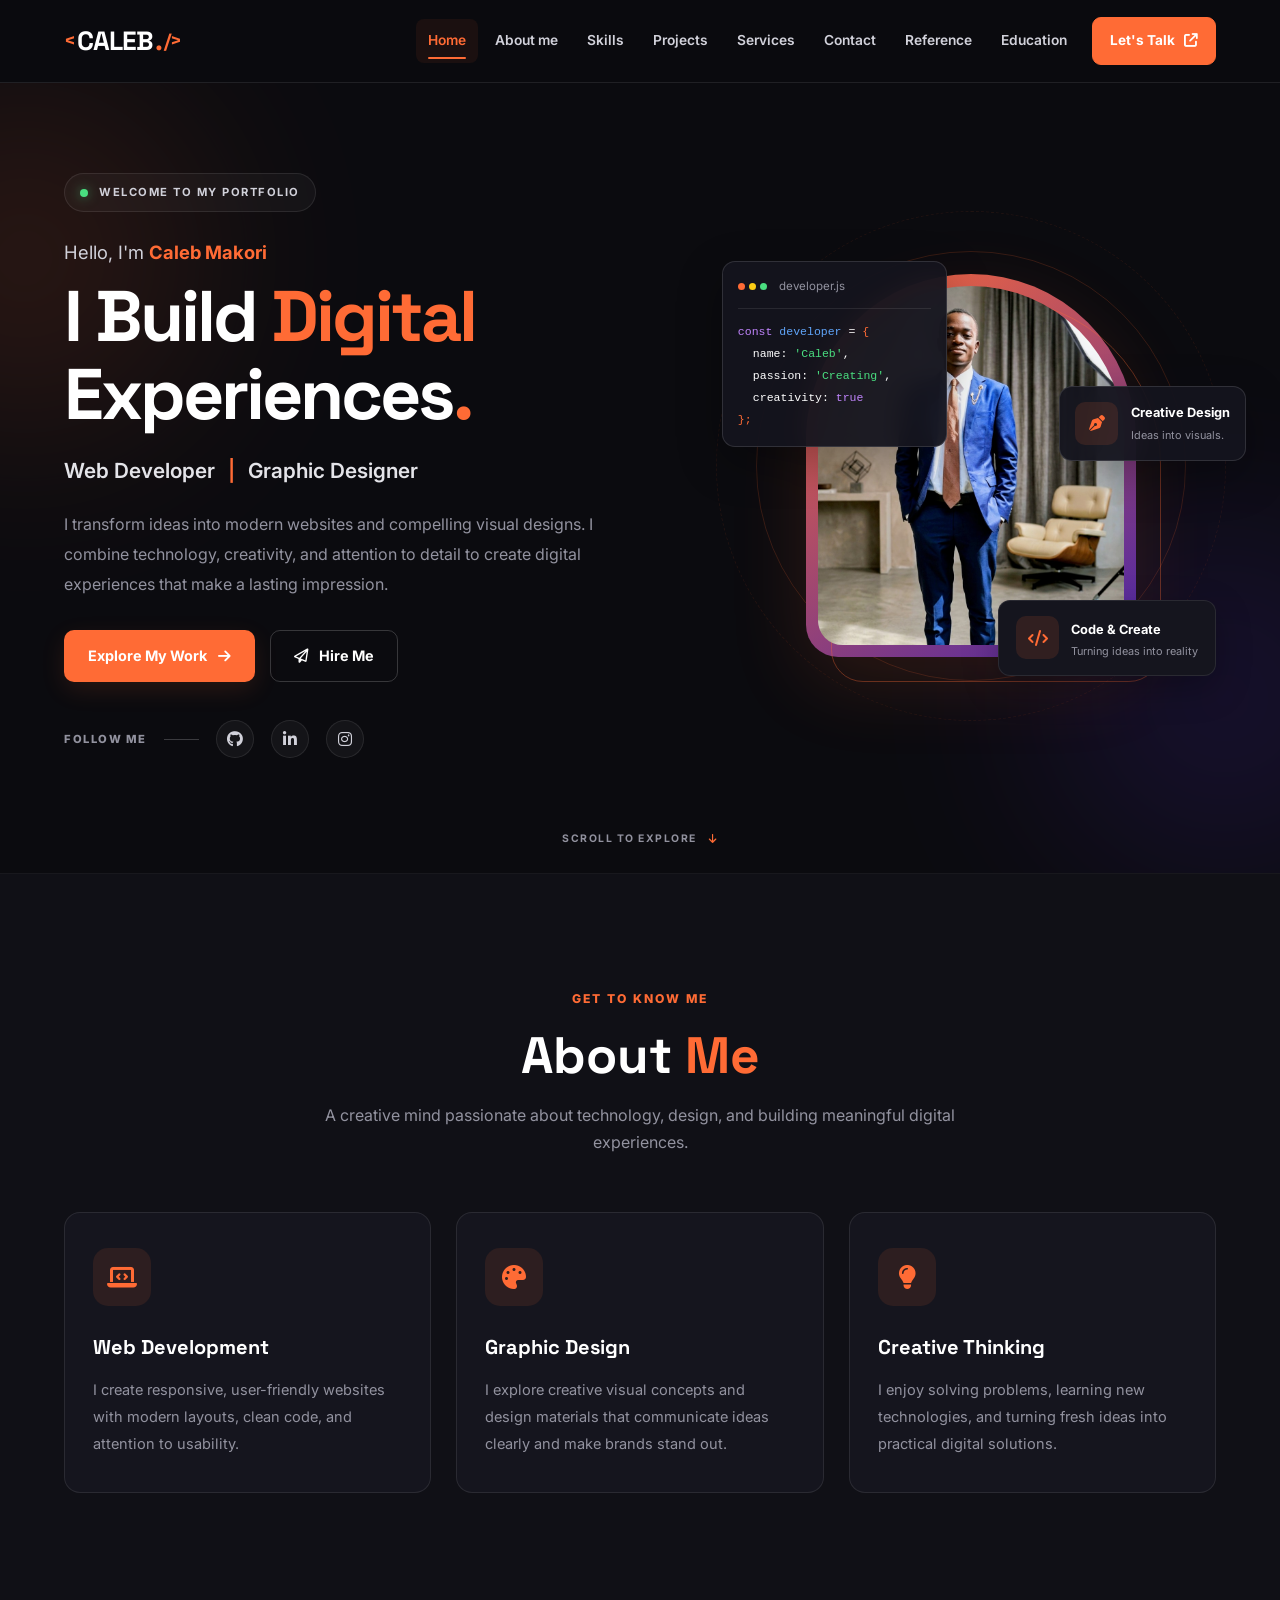
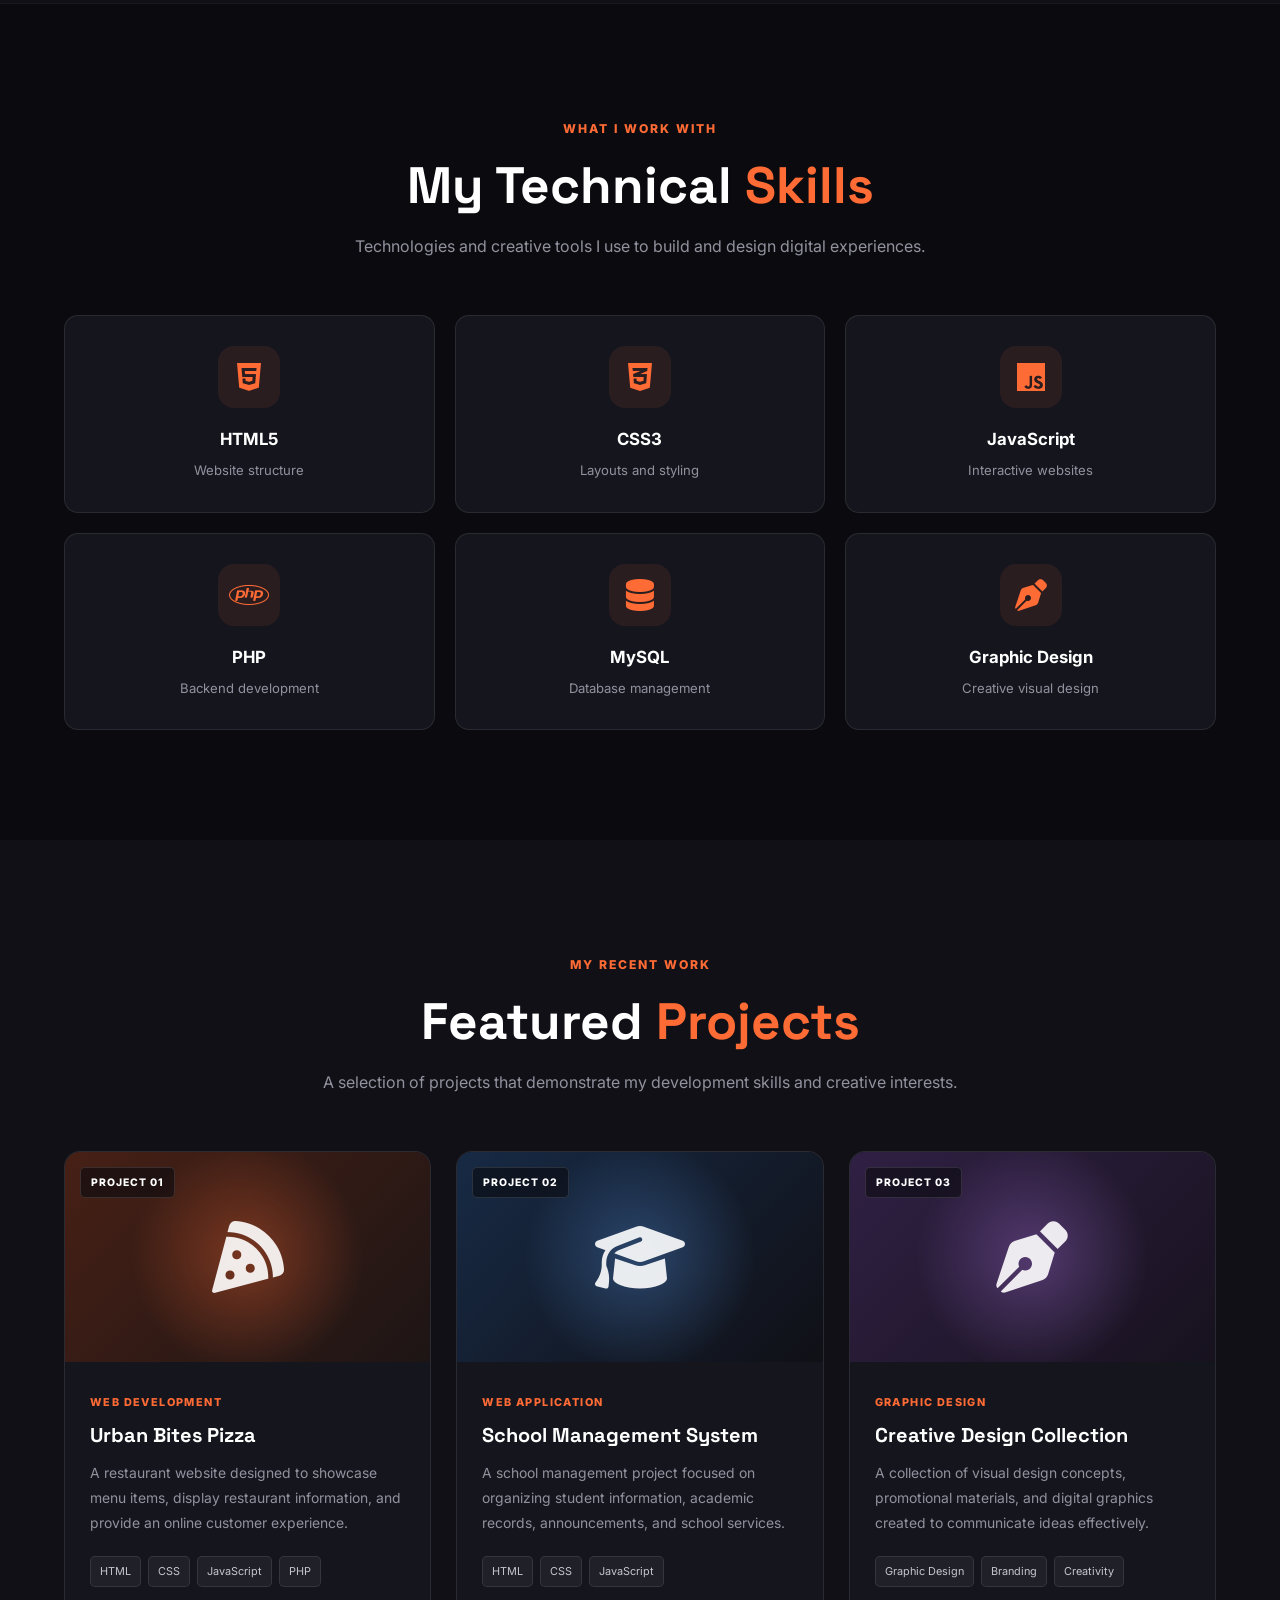
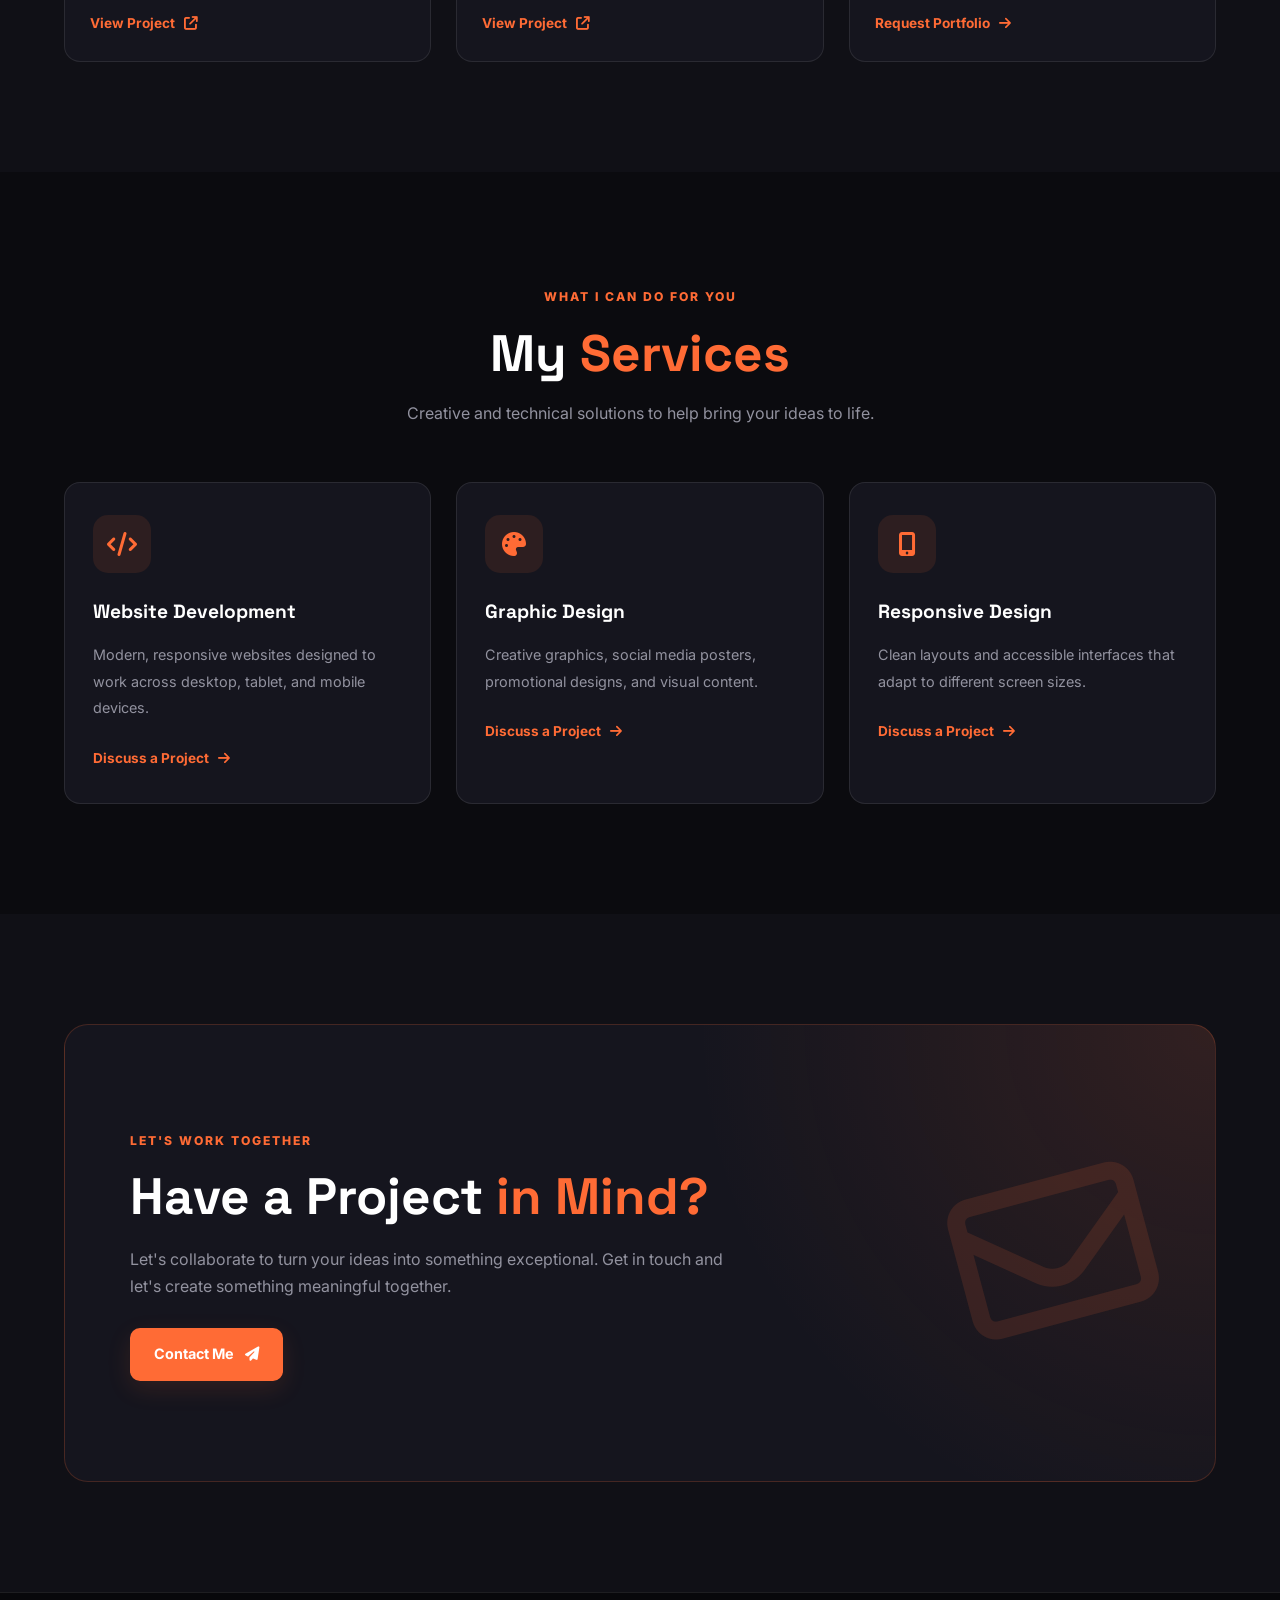
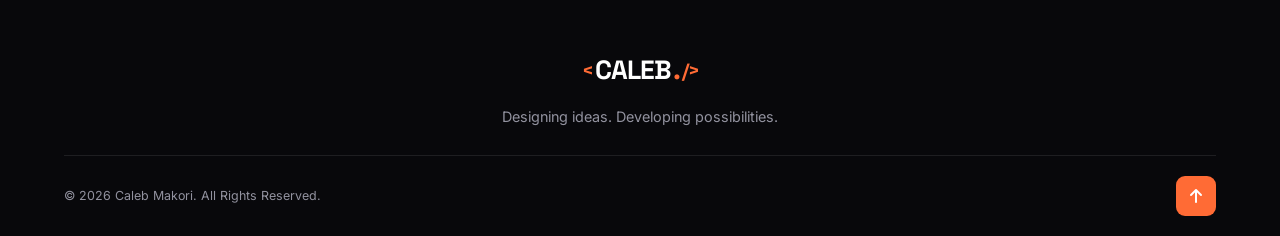
<file: FRONTEND/index.html>
<!DOCTYPE html>
<html lang="en">
<head>
    <meta charset="UTF-8">
    <meta name="viewport" content="width=device-width, initial-scale=1.0">

    <meta name="description"
          content="Caleb Makori is a web developer and graphic designer creating modern websites and creative digital experiences.">

    <meta name="keywords"
          content="Caleb Makori, Web Developer, Graphic Designer, Portfolio, Frontend Developer">

    <meta name="author" content="Caleb Makori">

    <meta name="theme-color" content="#0b0b0f">

    <title>Caleb Makori | Web Developer & Graphic Designer</title>

    <!-- Google Fonts -->
    <link rel="preconnect" href="https://fonts.googleapis.com">
    <link rel="preconnect" href="https://fonts.gstatic.com" crossorigin>

    <link href="https://fonts.googleapis.com/css2?family=Inter:wght@400;500;600;700;800&family=Space+Grotesk:wght@400;500;600;700&display=swap"
          rel="stylesheet">

    <!-- Main Stylesheet -->
    <link rel="stylesheet" href="styles/style.css">

    <!-- Font Awesome Icons -->
    <link rel="stylesheet"
          href="https://cdnjs.cloudflare.com/ajax/libs/font-awesome/6.7.2/css/all.min.css">
</head>

<body>

    <!-- ================= PRELOADER ================= -->
    <div class="preloader" id="preloader" aria-label="Loading website">
        <div class="loader"></div>
        <span>LOADING PORTFOLIO...</span>
    </div>


    <!-- ================= HEADER ================= -->
    <header class="header" id="header">

        <div class="container navbar">

            <!-- Logo -->
            <a href="index.html" class="logo" aria-label="Caleb Makori homepage">
                <span class="logo-bracket">&lt;</span>
                CALEB<span class="logo-highlight">.</span>
                <span class="logo-bracket">/&gt;</span>
            </a>

            <!-- Navigation -->
            <nav class="navigation" id="navigation" aria-label="Main navigation">

                <a href="index.html" class="nav-link active">Home</a>
                <a href="about me .html" class="nav-link">About me</a>
                <a href="skills.html" class="nav-link">Skills</a>
                <a href="projects.html" class="nav-link">Projects</a>
                <a href="services.html" class="nav-link">Services</a>
                <a href="contact.html" class="nav-link">Contact</a>
                <a href="testimonials.html" class="nav-link">Reference</a>
                <a href="education.html" class="nav-link">Education</a>

                <a href="contact.html" class="nav-cta">
                    Let's Talk
                    <i class="fa-solid fa-arrow-up-right-from-square"></i>
                </a>

            </nav>

            <!-- Mobile Navigation Button -->
            <button class="menu-toggle"
                    id="menu-toggle"
                    type="button"
                    aria-label="Open navigation menu"
                    aria-controls="navigation"
                    aria-expanded="false">

                <i class="fa-solid fa-bars"></i>

            </button>

        </div>

    </header>


    <!-- ================= HERO / LANDING SECTION ================= -->
    <main>

        <section class="hero" id="home">

            <!-- Decorative Background Elements -->
            <div class="hero-glow hero-glow-one"></div>
            <div class="hero-glow hero-glow-two"></div>

            <div class="container hero-container">

                <!-- LEFT SIDE: INTRODUCTION -->
                <div class="hero-content">

                    <div class="availability">
                        <span class="availability-dot"></span>
                        <span>WELCOME TO MY PORTFOLIO</span>
                    </div>

                    <p class="hero-greeting">
                        Hello, I'm <span>Caleb Makori</span>
                    </p>

                    <h1>
                        I Build
                        <span class="highlight-text">Digital</span>
                        <br>
                        Experiences<span class="orange-dot">.</span>
                    </h1>

                    <h2 class="hero-subtitle">
                        Web Developer
                        <span class="separator">|</span>
                        Graphic Designer
                    </h2>

                    <p class="hero-description">
                        I transform ideas into modern websites and compelling
                        visual designs. I combine technology, creativity, and
                        attention to detail to create digital experiences that
                        make a lasting impression.
                    </p>

                    <!-- Hero Buttons -->
                    <div class="hero-buttons">

                        <a href="projects.html" class="btn btn-primary">
                            Explore My Work
                            <i class="fa-solid fa-arrow-right"></i>
                        </a>

                        <a href="contact.html" class="btn btn-secondary">
                            <i class="fa-regular fa-paper-plane"></i>
                            Hire Me
                        </a>

                    </div>

                    <!-- Social Media Links -->
                    <div class="hero-socials">

                        <span class="social-label">FOLLOW ME</span>

                        <span class="social-line"></span>

                        <!-- Replace # with your actual profile URLs -->
                        <a href="#"
                           class="social-link"
                           aria-label="GitHub"
                           title="GitHub">
                            <i class="fa-brands fa-github"></i>
                        </a>

                        <a href="#"
                           class="social-link"
                           aria-label="LinkedIn"
                           title="LinkedIn">
                            <i class="fa-brands fa-linkedin-in"></i>
                        </a>

                        <a href="#"
                           class="social-link"
                           aria-label="Instagram"
                           title="Instagram">
                            <i class="fa-brands fa-instagram"></i>
                        </a>

                    </div>

                </div>


                <!-- RIGHT SIDE: PROFILE VISUAL -->
                <div class="hero-visual">

                    <div class="visual-orbit orbit-one"></div>
                    <div class="visual-orbit orbit-two"></div>

                    <!-- Main Profile Image -->
                    <div class="profile-frame">

                        <div class="profile-image-wrapper">

                            <!--
                            Create an images folder and place your photo inside it.
                            Name your image: caleb-profile.png

                            Replace this filename if your image has another name.
                            -->
                            <img
                                src="images/caleb.png"
                                alt="Caleb Makori, web developer and graphic designer"
                                class="profile-image"
                                onerror="this.style.display='none'; this.nextElementSibling.style.display='flex';"
                            >

                            <!-- Fallback if you have not added your photo yet -->
                            <div class="profile-placeholder" style="display: none;">
                                <i class="fa-solid fa-user"></i>
                                <span>YOUR PHOTO</span>
                            </div>

                        </div>

                        <div class="profile-frame-border"></div>

                    </div>


                    <!-- Floating Code Card -->
                    <div class="floating-card code-card">

                        <div class="card-heading">
                            <div class="window-dots">
                                <span></span>
                                <span></span>
                                <span></span>
                            </div>

                            <span>developer.js</span>
                        </div>

                        <div class="code-content">
                            <p>
                                <span class="code-purple">const</span>
                                <span class="code-blue">developer</span>
                                =
                                <span class="code-orange"> {</span>
                            </p>

                            <p class="code-indent">
                                name:
                                <span class="code-green">'Caleb'</span>,
                            </p>

                            <p class="code-indent">
                                passion:
                                <span class="code-green">'Creating'</span>,
                            </p>

                            <p class="code-indent">
                                creativity:
                                <span class="code-purple">true</span>
                            </p>

                            <p><span class="code-orange">};</span></p>
                        </div>

                    </div>


                    <!-- Floating Design Card -->
                    <div class="floating-card design-card">

                        <div class="design-icon">
                            <i class="fa-solid fa-pen-nib"></i>
                        </div>

                        <div>
                            <h3>Creative Design</h3>
                            <p>Ideas into visuals.</p>
                        </div>

                    </div>


                    <!-- Bottom Badge -->
                    <div class="experience-badge">

                        <div class="badge-icon">
                            <i class="fa-solid fa-code"></i>
                        </div>

                        <div>
                            <strong>Code & Create</strong>
                            <span>Turning ideas into reality</span>
                        </div>

                    </div>

                </div>

            </div>


            <!-- Scroll Indicator -->
            <a href="#about" class="scroll-indicator">
                <span>SCROLL TO EXPLORE</span>
                <i class="fa-solid fa-arrow-down"></i>
            </a>

        </section>


        <!-- ================= ABOUT SECTION ================= -->
        <section class="section about-section" id="about">

            <div class="container">

                <div class="section-heading">
                    <span class="section-tag">GET TO KNOW ME</span>

                    <h2>
                        About <span class="highlight-text">Me</span>
                    </h2>

                    <p>
                        A creative mind passionate about technology,
                        design, and building meaningful digital experiences.
                    </p>
                </div>

                <div class="about-content">

                    <div class="about-card">
                        <div class="about-icon">
                            <i class="fa-solid fa-laptop-code"></i>
                        </div>

                        <h3>Web Development</h3>

                        <p>
                            I create responsive, user-friendly websites
                            with modern layouts, clean code, and attention
                            to usability.
                        </p>
                    </div>

                    <div class="about-card">
                        <div class="about-icon">
                            <i class="fa-solid fa-palette"></i>
                        </div>

                        <h3>Graphic Design</h3>

                        <p>
                            I explore creative visual concepts and design
                            materials that communicate ideas clearly and
                            make brands stand out.
                        </p>
                    </div>

                    <div class="about-card">
                        <div class="about-icon">
                            <i class="fa-solid fa-lightbulb"></i>
                        </div>

                        <h3>Creative Thinking</h3>

                        <p>
                            I enjoy solving problems, learning new
                            technologies, and turning fresh ideas into
                            practical digital solutions.
                        </p>
                    </div>

                </div>

            </div>

        </section>


        <!-- ================= SKILLS SECTION ================= -->
        <section class="section skills-section" id="skills">

            <div class="container">

                <div class="section-heading">
                    <span class="section-tag">WHAT I WORK WITH</span>

                    <h2>
                        My Technical <span class="highlight-text">Skills</span>
                    </h2>

                    <p>
                        Technologies and creative tools I use to build
                        and design digital experiences.
                    </p>
                </div>

                <div class="skills-grid">

                    <div class="skill-card">
                        <i class="fa-brands fa-html5"></i>
                        <h3>HTML5</h3>
                        <p>Website structure</p>
                    </div>

                    <div class="skill-card">
                        <i class="fa-brands fa-css3-alt"></i>
                        <h3>CSS3</h3>
                        <p>Layouts and styling</p>
                    </div>

                    <div class="skill-card">
                        <i class="fa-brands fa-js"></i>
                        <h3>JavaScript</h3>
                        <p>Interactive websites</p>
                    </div>

                    <div class="skill-card">
                        <i class="fa-brands fa-php"></i>
                        <h3>PHP</h3>
                        <p>Backend development</p>
                    </div>

                    <div class="skill-card">
                        <i class="fa-solid fa-database"></i>
                        <h3>MySQL</h3>
                        <p>Database management</p>
                    </div>

                    <div class="skill-card">
                        <i class="fa-solid fa-pen-nib"></i>
                        <h3>Graphic Design</h3>
                        <p>Creative visual design</p>
                    </div>

                </div>

            </div>

        </section>


        <!-- ================= PROJECTS SECTION ================= -->
        <section class="section projects-section" id="projects">

            <div class="container">

                <div class="section-heading">
                    <span class="section-tag">MY RECENT WORK</span>

                    <h2>
                        Featured <span class="highlight-text">Projects</span>
                    </h2>

                    <p>
                        A selection of projects that demonstrate my
                        development skills and creative interests.
                    </p>
                </div>

                <div class="projects-grid">

                    <!-- Project One -->
                    <article class="project-card">

                        <div class="project-image project-image-one">
                            <i class="fa-solid fa-pizza-slice"></i>
                            <span class="project-number">PROJECT 01</span>
                        </div>

                        <div class="project-info">

                            <span class="project-category">
                                WEB DEVELOPMENT
                            </span>

                            <h3>Urban Bites Pizza</h3>

                            <p>
                                A restaurant website designed to showcase
                                menu items, display restaurant information,
                                and provide an online customer experience.
                            </p>

                            <div class="project-tags">
                                <span>HTML</span>
                                <span>CSS</span>
                                <span>JavaScript</span>
                                <span>PHP</span>
                            </div>

                            <!-- Replace # with your live project URL -->
                            <a href="#"
                               class="project-link"
                               target="_blank"
                               rel="noopener noreferrer">
                                View Project
                                <i class="fa-solid fa-arrow-up-right-from-square"></i>
                            </a>

                        </div>

                    </article>


                    <!-- Project Two -->
                    <article class="project-card">

                        <div class="project-image project-image-two">
                            <i class="fa-solid fa-graduation-cap"></i>
                            <span class="project-number">PROJECT 02</span>
                        </div>

                        <div class="project-info">

                            <span class="project-category">
                                WEB APPLICATION
                            </span>

                            <h3>School Management System</h3>

                            <p>
                                A school management project focused on
                                organizing student information, academic
                                records, announcements, and school services.
                            </p>

                            <div class="project-tags">
                                <span>HTML</span>
                                <span>CSS</span>
                                <span>JavaScript</span>
                            </div>

                            <a href="#"
                               class="project-link"
                               target="_blank"
                               rel="noopener noreferrer">
                                View Project
                                <i class="fa-solid fa-arrow-up-right-from-square"></i>
                            </a>

                        </div>

                    </article>


                    <!-- Project Three -->
                    <article class="project-card">

                        <div class="project-image project-image-three">
                            <i class="fa-solid fa-pen-nib"></i>
                            <span class="project-number">PROJECT 03</span>
                        </div>

                        <div class="project-info">

                            <span class="project-category">
                                GRAPHIC DESIGN
                            </span>

                            <h3>Creative Design Collection</h3>

                            <p>
                                A collection of visual design concepts,
                                promotional materials, and digital graphics
                                created to communicate ideas effectively.
                            </p>

                            <div class="project-tags">
                                <span>Graphic Design</span>
                                <span>Branding</span>
                                <span>Creativity</span>
                            </div>

                            <a href="contact.html" class="project-link">
                                Request Portfolio
                                <i class="fa-solid fa-arrow-right"></i>
                            </a>

                        </div>

                    </article>

                </div>

            </div>

        </section>


        <!-- ================= SERVICES SECTION ================= -->
        <section class="section services-section" id="services">

            <div class="container">

                <div class="section-heading">
                    <span class="section-tag">WHAT I CAN DO FOR YOU</span>

                    <h2>
                        My <span class="highlight-text">Services</span>
                    </h2>

                    <p>
                        Creative and technical solutions to help bring
                        your ideas to life.
                    </p>
                </div>

                <div class="services-grid">

                    <div class="service-card">

                        <div class="service-icon">
                            <i class="fa-solid fa-code"></i>
                        </div>

                        <h3>Website Development</h3>

                        <p>
                            Modern, responsive websites designed to work
                            across desktop, tablet, and mobile devices.
                        </p>

                        <a href="contact.html">
                            Discuss a Project
                            <i class="fa-solid fa-arrow-right"></i>
                        </a>

                    </div>


                    <div class="service-card">

                        <div class="service-icon">
                            <i class="fa-solid fa-palette"></i>
                        </div>

                        <h3>Graphic Design</h3>

                        <p>
                            Creative graphics, social media posters,
                            promotional designs, and visual content.
                        </p>

                        <a href="contact.html">
                            Discuss a Project
                            <i class="fa-solid fa-arrow-right"></i>
                        </a>

                    </div>


                    <div class="service-card">

                        <div class="service-icon">
                            <i class="fa-solid fa-mobile-screen-button"></i>
                        </div>

                        <h3>Responsive Design</h3>

                        <p>
                            Clean layouts and accessible interfaces that
                            adapt to different screen sizes.
                        </p>

                        <a href="contact.html">
                            Discuss a Project
                            <i class="fa-solid fa-arrow-right"></i>
                        </a>

                    </div>

                </div>

            </div>

        </section>


        <!-- ================= CONTACT SECTION ================= -->
        <section class="section contact-section" id="contact">

            <div class="container">

                <div class="contact-box">

                    <div class="contact-content">

                        <span class="section-tag">LET'S WORK TOGETHER</span>

                        <h2>
                            Have a Project
                            <span class="highlight-text">in Mind?</span>
                        </h2>

                        <p>
                            Let's collaborate to turn your ideas into
                            something exceptional. Get in touch and let's
                            create something meaningful together.
                        </p>

                        <a href="calebmakori01@gmail.com"
                           class="btn btn-primary">
                            Contact Me
                            <i class="fa-solid fa-paper-plane"></i>
                        </a>

                    </div>

                    <div class="contact-decoration">
                        <i class="fa-regular fa-envelope"></i>
                    </div>

                </div>

            </div>

        </section>

    </main>


    <!-- ================= FOOTER ================= -->
    <footer class="footer">

        <div class="container footer-content">

            <a href="index.html" class="logo footer-logo">
                <span class="logo-bracket">&lt;</span>
                CALEB<span class="logo-highlight">.</span>
                <span class="logo-bracket">/&gt;</span>
            </a>

            <p>
                Designing ideas. Developing possibilities.
            </p>

        
            <div class="footer-bottom">

                <p>
                    &copy; <span id="current-year"></span>
                    Caleb Makori. All Rights Reserved.
                </p>

                <a href="index.html" class="back-to-top" aria-label="Back to top">
                    <i class="fa-solid fa-arrow-up"></i>
                </a>

            </div>

        </div>

    </footer>


    <!-- Main JavaScript -->
    <script src="scripts/script.js"></script>

</body>
</html>
</file>
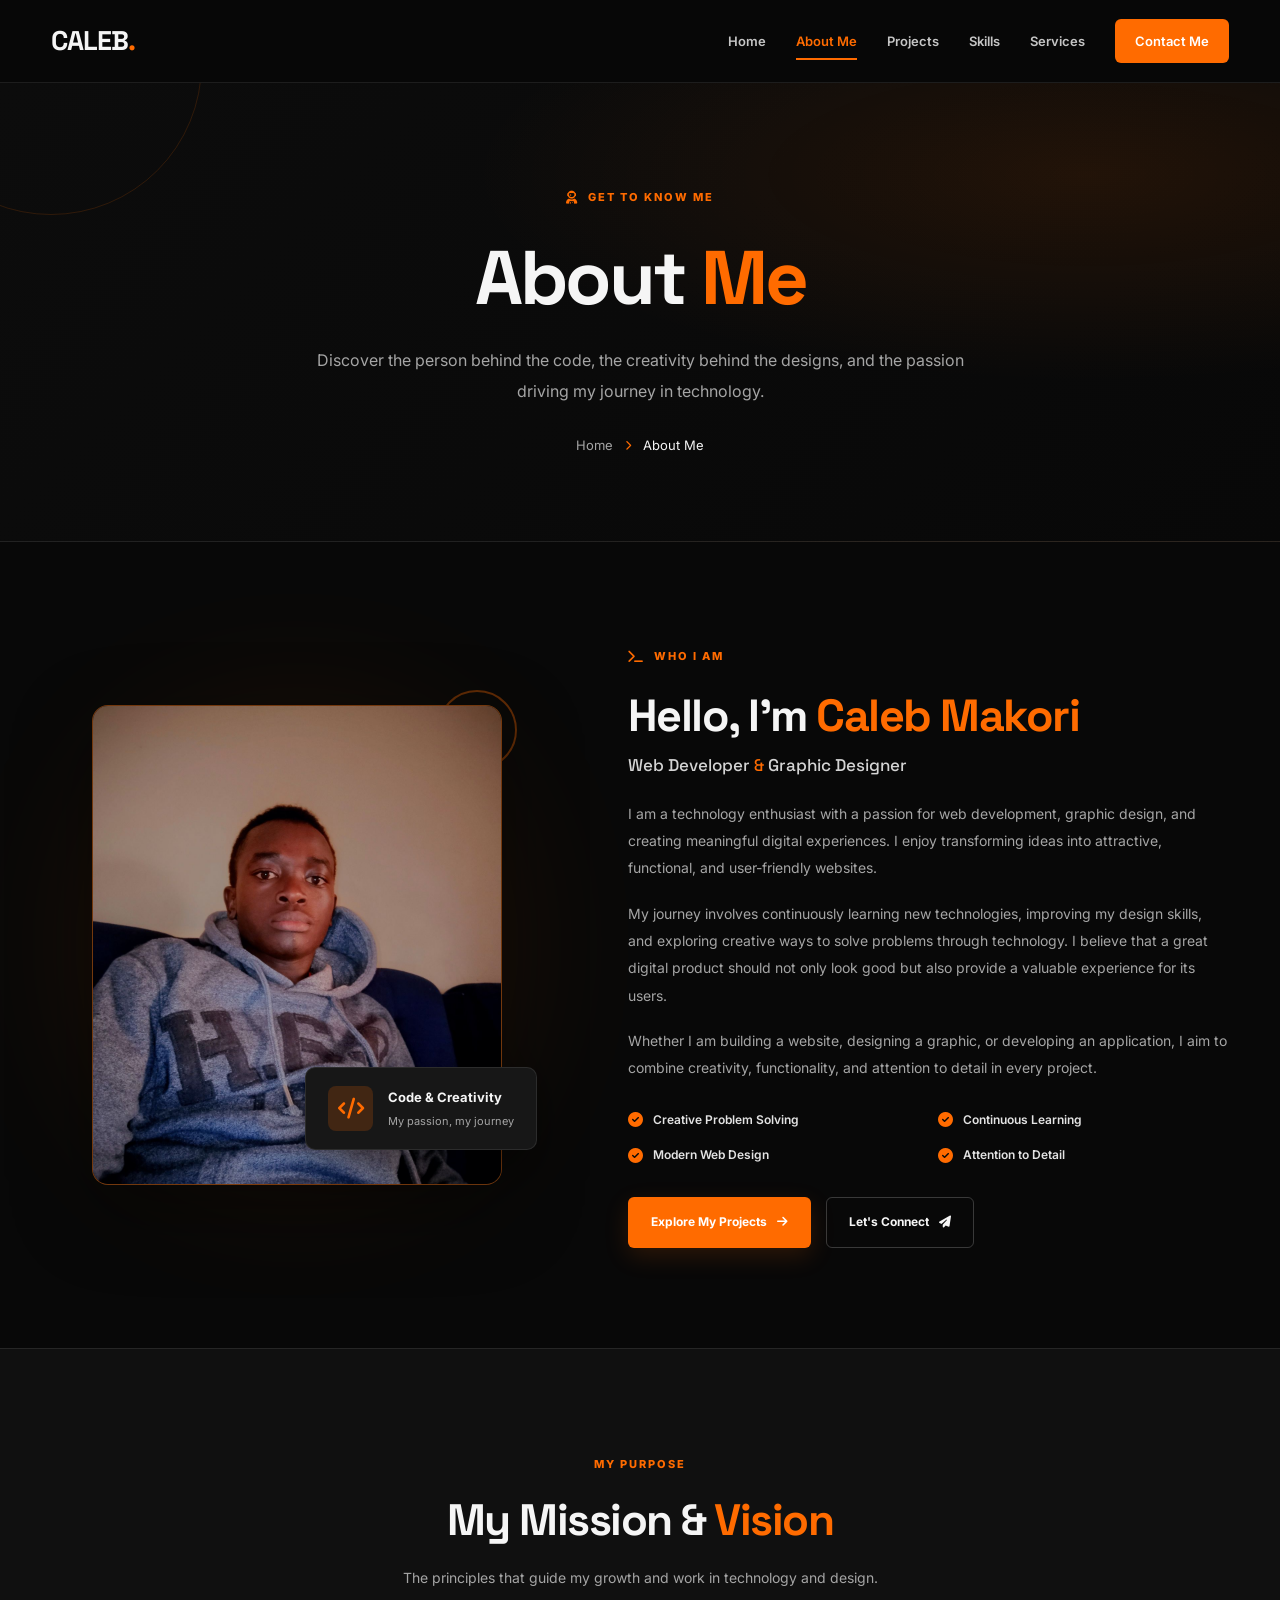
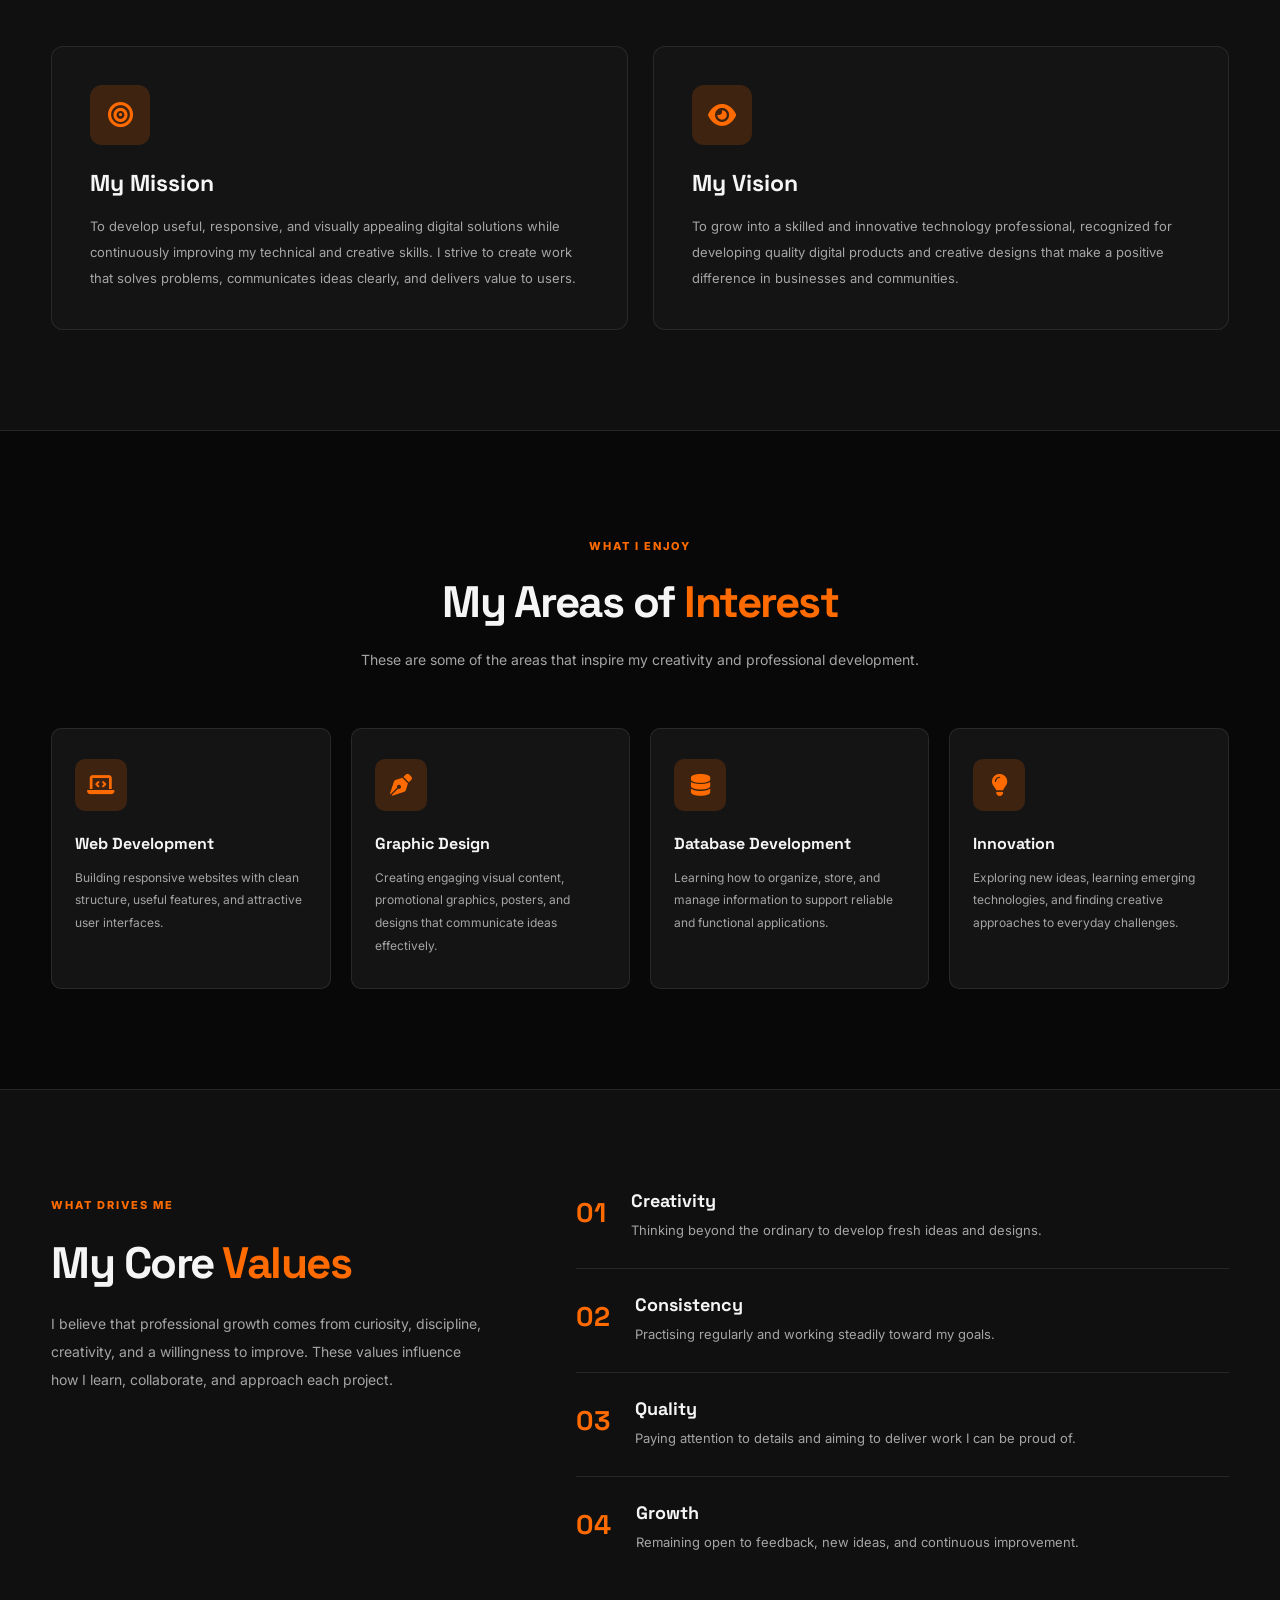
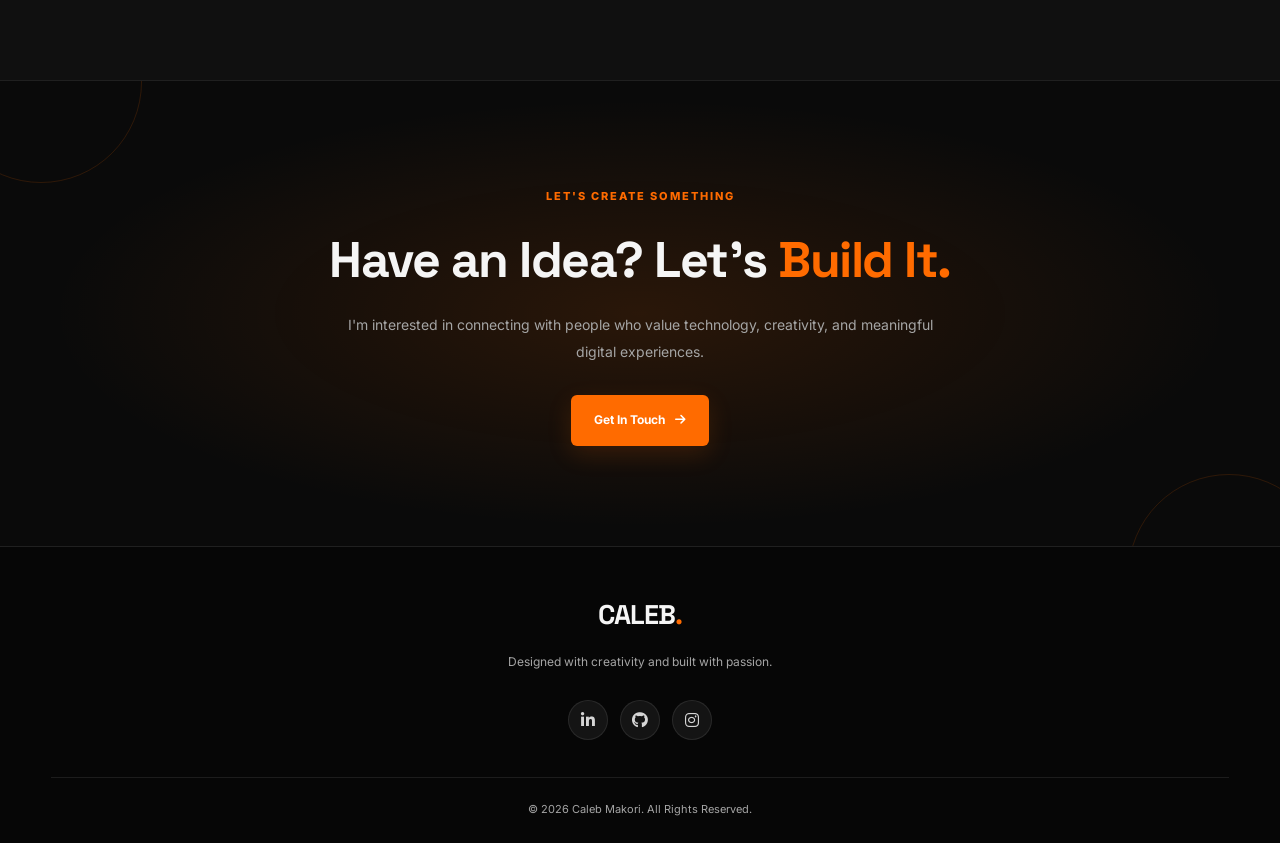
<file: FRONTEND/about me .html>
<!DOCTYPE html>
<html lang="en">
<head>
    <meta charset="UTF-8">
    <meta name="viewport" content="width=device-width, initial-scale=1.0">

    <meta name="description" content="Learn more about Caleb Makori, a web developer and graphic designer passionate about creating modern digital experiences.">

    <meta name="author" content="Caleb Makori">

    <title>About Me | Caleb Makori</title>

    <!-- Google Fonts -->
    <link rel="preconnect" href="https://fonts.googleapis.com">
    <link rel="preconnect" href="https://fonts.gstatic.com" crossorigin>

    <link href="https://fonts.googleapis.com/css2?family=Inter:wght@400;500;600;700&family=Space+Grotesk:wght@400;500;600;700&display=swap" rel="stylesheet">

    <!-- Font Awesome Icons -->
    <link rel="stylesheet"
          href="https://cdnjs.cloudflare.com/ajax/libs/font-awesome/6.7.2/css/all.min.css">

    <!-- Main Stylesheet -->
    <link rel="stylesheet" href="styles/about me.css">

</head>

<body>

    <!-- ================= PRELOADER ================= -->
    <div class="preloader" id="preloader">
        <div class="loader"></div>
        <p>Loading About Me...</p>
    </div>

    <!-- ================= HEADER ================= -->
    <header class="header" id="header">

        <div class="container nav-container">

            <a href="index.html" class="logo">
                CALEB<span>.</span>
            </a>

            <button
                class="menu-toggle"
                id="menu-toggle"
                type="button"
                aria-label="Open navigation menu"
                aria-expanded="false"
                aria-controls="navigation">

                <i class="fa-solid fa-bars"></i>
            </button>

            <nav class="navigation" id="navigation" aria-label="Main navigation">
                <ul>
                    <li><a href="index.html">Home</a></li>
                    <li><a href="about.html" class="active" aria-current="page">About Me</a></li>
                    <li><a href="projects.html">Projects</a></li>
                    <li><a href="skills.html">Skills</a></li>
                    <li><a href="services.html">Services</a></li>
                    <li><a href="contact.html" class="nav-contact">Contact Me</a></li>
                </ul>
            </nav>

        </div>

    </header>

    <!-- ================= MAIN CONTENT ================= -->
    <main>

        <!-- Page Hero -->
        <section class="about-hero">

            <div class="container about-hero-content">

                <span class="section-label">
                    <i class="fa-solid fa-user-astronaut"></i>
                    GET TO KNOW ME
                </span>

                <h1>
                    About <span>Me</span>
                </h1>

                <p>
                    Discover the person behind the code, the creativity
                    behind the designs, and the passion driving my journey
                    in technology.
                </p>

                <div class="breadcrumb">
                    <a href="index.html">Home</a>
                    <i class="fa-solid fa-chevron-right"></i>
                    <span>About Me</span>
                </div>

            </div>

        </section>

        <!-- ================= PROFILE SECTION ================= -->
        <section class="about-profile section-padding">

            <div class="container about-grid">

                <!-- Profile Image -->
                <div class="about-image-wrapper">

                    <div class="image-glow"></div>

                    <div class="about-image-frame">

                        <img
                            src="images/ddd.jpg"
                            alt="Portrait of Caleb Makori"
                            class="about-profile-image"
                            onerror="this.style.display='none'; this.nextElementSibling.style.display='flex';"
                        >

                        <div class="image-placeholder" style="display: none;">
                            <i class="fa-solid fa-user"></i>
                            <span>Add Your Profile Photo</span>
                        </div>

                    </div>

                    <div class="experience-card">
                        <i class="fa-solid fa-code"></i>
                        <div>
                            <strong>Code & Creativity</strong>
                            <span>My passion, my journey</span>
                        </div>
                    </div>

                    <div class="decorative-circle"></div>

                </div>

                <!-- About Text -->
                <div class="about-content">

                    <span class="section-label">
                        <i class="fa-solid fa-terminal"></i>
                        WHO I AM
                    </span>

                    <h2>
                        Hello, I'm <span>Caleb Makori</span>
                    </h2>

                    <h3>
                        Web Developer <span>&</span> Graphic Designer
                    </h3>

                    <p>
                        I am a technology enthusiast with a passion for
                        web development, graphic design, and creating
                        meaningful digital experiences. I enjoy transforming
                        ideas into attractive, functional, and user-friendly
                        websites.
                    </p>

                    <p>
                        My journey involves continuously learning new
                        technologies, improving my design skills, and
                        exploring creative ways to solve problems through
                        technology. I believe that a great digital product
                        should not only look good but also provide a
                        valuable experience for its users.
                    </p>

                    <p>
                        Whether I am building a website, designing a graphic,
                        or developing an application, I aim to combine
                        creativity, functionality, and attention to detail
                        in every project.
                    </p>

                    <div class="about-highlights">

                        <div class="highlight-item">
                            <i class="fa-solid fa-check-circle"></i>
                            <span>Creative Problem Solving</span>
                        </div>

                        <div class="highlight-item">
                            <i class="fa-solid fa-check-circle"></i>
                            <span>Continuous Learning</span>
                        </div>

                        <div class="highlight-item">
                            <i class="fa-solid fa-check-circle"></i>
                            <span>Modern Web Design</span>
                        </div>

                        <div class="highlight-item">
                            <i class="fa-solid fa-check-circle"></i>
                            <span>Attention to Detail</span>
                        </div>

                    </div>

                    <div class="about-buttons">
                        <a href="projects.html" class="btn btn-primary">
                            Explore My Projects
                            <i class="fa-solid fa-arrow-right"></i>
                        </a>

                        <a href="contact.html" class="btn btn-outline">
                            Let's Connect
                            <i class="fa-solid fa-paper-plane"></i>
                        </a>
                    </div>

                </div>

            </div>

        </section>

        <!-- ================= MY MISSION ================= -->
        <section class="mission-section section-padding">

            <div class="container">

                <div class="section-heading">
                    <span class="section-label">MY PURPOSE</span>

                    <h2>
                        My Mission & <span>Vision</span>
                    </h2>

                    <p>
                        The principles that guide my growth and work
                        in technology and design.
                    </p>
                </div>

                <div class="mission-grid">

                    <article class="mission-card">

                        <div class="mission-icon">
                            <i class="fa-solid fa-bullseye"></i>
                        </div>

                        <h3>My Mission</h3>

                        <p>
                            To develop useful, responsive, and visually
                            appealing digital solutions while continuously
                            improving my technical and creative skills.
                            I strive to create work that solves problems,
                            communicates ideas clearly, and delivers value
                            to users.
                        </p>

                    </article>

                    <article class="mission-card">

                        <div class="mission-icon">
                            <i class="fa-solid fa-eye"></i>
                        </div>

                        <h3>My Vision</h3>

                        <p>
                            To grow into a skilled and innovative
                            technology professional, recognized for
                            developing quality digital products and
                            creative designs that make a positive
                            difference in businesses and communities.
                        </p>

                    </article>

                </div>

            </div>

        </section>

        <!-- ================= MY INTERESTS ================= -->
        <section class="interests-section section-padding">

            <div class="container">

                <div class="section-heading">
                    <span class="section-label">WHAT I ENJOY</span>

                    <h2>
                        My Areas of <span>Interest</span>
                    </h2>

                    <p>
                        These are some of the areas that inspire my
                        creativity and professional development.
                    </p>
                </div>

                <div class="interests-grid">

                    <article class="interest-card">
                        <div class="interest-icon">
                            <i class="fa-solid fa-laptop-code"></i>
                        </div>

                        <h3>Web Development</h3>

                        <p>
                            Building responsive websites with clean
                            structure, useful features, and attractive
                            user interfaces.
                        </p>
                    </article>

                    <article class="interest-card">
                        <div class="interest-icon">
                            <i class="fa-solid fa-pen-nib"></i>
                        </div>

                        <h3>Graphic Design</h3>

                        <p>
                            Creating engaging visual content, promotional
                            graphics, posters, and designs that communicate
                            ideas effectively.
                        </p>
                    </article>

                    <article class="interest-card">
                        <div class="interest-icon">
                            <i class="fa-solid fa-database"></i>
                        </div>

                        <h3>Database Development</h3>

                        <p>
                            Learning how to organize, store, and manage
                            information to support reliable and functional
                            applications.
                        </p>
                    </article>

                    <article class="interest-card">
                        <div class="interest-icon">
                            <i class="fa-solid fa-lightbulb"></i>
                        </div>

                        <h3>Innovation</h3>

                        <p>
                            Exploring new ideas, learning emerging
                            technologies, and finding creative approaches
                            to everyday challenges.
                        </p>
                    </article>

                </div>

            </div>

        </section>

        <!-- ================= PERSONAL VALUES ================= -->
        <section class="values-section section-padding">

            <div class="container values-container">

                <div class="values-content">

                    <span class="section-label">WHAT DRIVES ME</span>

                    <h2>
                        My Core <span>Values</span>
                    </h2>

                    <p>
                        I believe that professional growth comes from
                        curiosity, discipline, creativity, and a willingness
                        to improve. These values influence how I learn,
                        collaborate, and approach each project.
                    </p>

                </div>

                <div class="values-list">

                    <div class="value-item">
                        <span class="value-number">01</span>

                        <div>
                            <h3>Creativity</h3>
                            <p>
                                Thinking beyond the ordinary to develop
                                fresh ideas and designs.
                            </p>
                        </div>
                    </div>

                    <div class="value-item">
                        <span class="value-number">02</span>

                        <div>
                            <h3>Consistency</h3>
                            <p>
                                Practising regularly and working steadily
                                toward my goals.
                            </p>
                        </div>
                    </div>

                    <div class="value-item">
                        <span class="value-number">03</span>

                        <div>
                            <h3>Quality</h3>
                            <p>
                                Paying attention to details and aiming
                                to deliver work I can be proud of.
                            </p>
                        </div>
                    </div>

                    <div class="value-item">
                        <span class="value-number">04</span>

                        <div>
                            <h3>Growth</h3>
                            <p>
                                Remaining open to feedback, new ideas,
                                and continuous improvement.
                            </p>
                        </div>
                    </div>

                </div>

            </div>

        </section>

        <!-- ================= CALL TO ACTION ================= -->
        <section class="about-cta">

            <div class="container cta-content">

                <span class="section-label">LET'S CREATE SOMETHING</span>

                <h2>
                    Have an Idea? Let's <span>Build It.</span>
                </h2>

                <p>
                    I'm interested in connecting with people who value
                    technology, creativity, and meaningful digital
                    experiences.
                </p>

                <a href="contact.html" class="btn btn-primary">
                    Get In Touch
                    <i class="fa-solid fa-arrow-right"></i>
                </a>

            </div>

        </section>

    </main>

    <!-- ================= FOOTER ================= -->
    <footer class="footer">

        <div class="container footer-content">

            <a href="index.html" class="logo">
                CALEB<span>.</span>
            </a>

            <p>
                Designed with creativity and built with passion.
            </p>

            <div class="footer-socials">

                <a href="#" aria-label="LinkedIn profile">
                    <i class="fa-brands fa-linkedin-in"></i>
                </a>

                <a href="#" aria-label="GitHub profile">
                    <i class="fa-brands fa-github"></i>
                </a>

                <a href="#" aria-label="Instagram profile">
                    <i class="fa-brands fa-instagram"></i>
                </a>

            </div>

            <p class="copyright">
                &copy; <span id="current-year"></span>
                Caleb Makori. All Rights Reserved.
            </p>

        </div>

    </footer>

    <!-- Main JavaScript -->
    <script src="scripts/about me.js"></script>

</body>
</html>
</file>
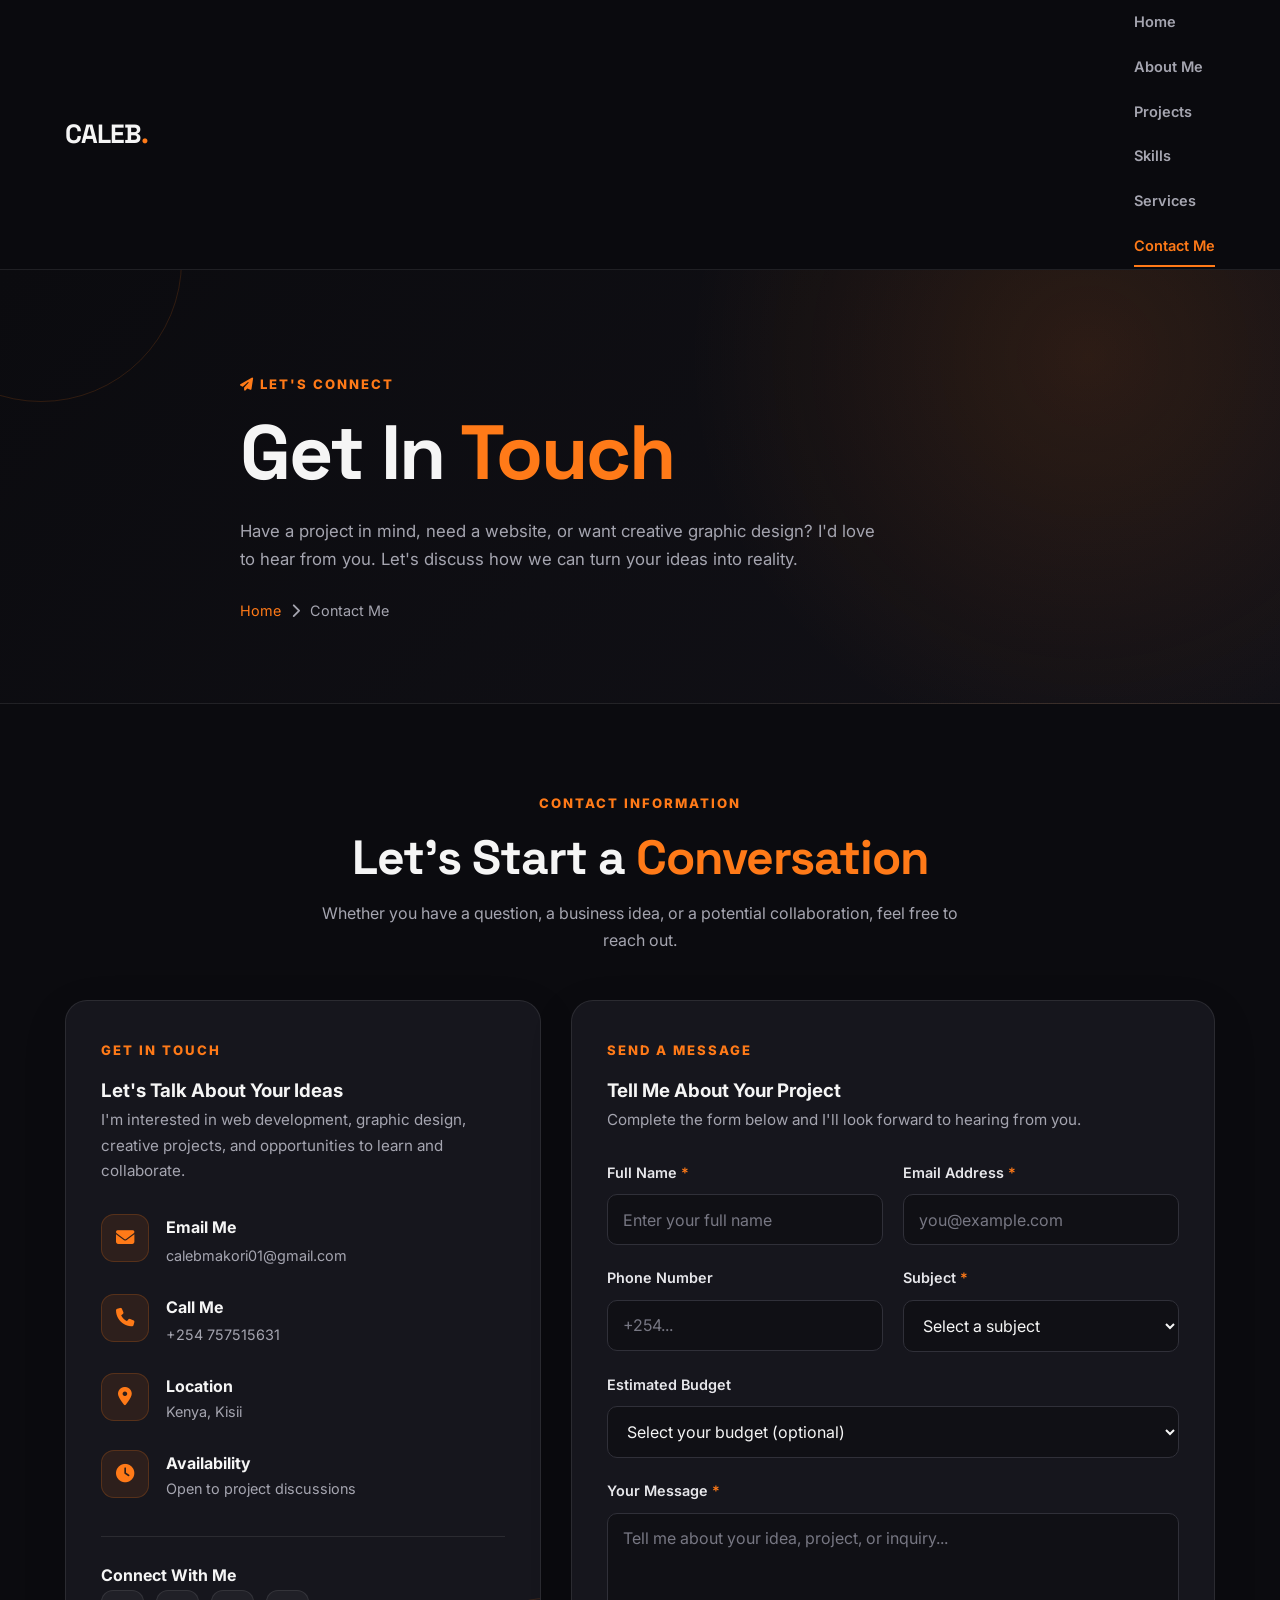
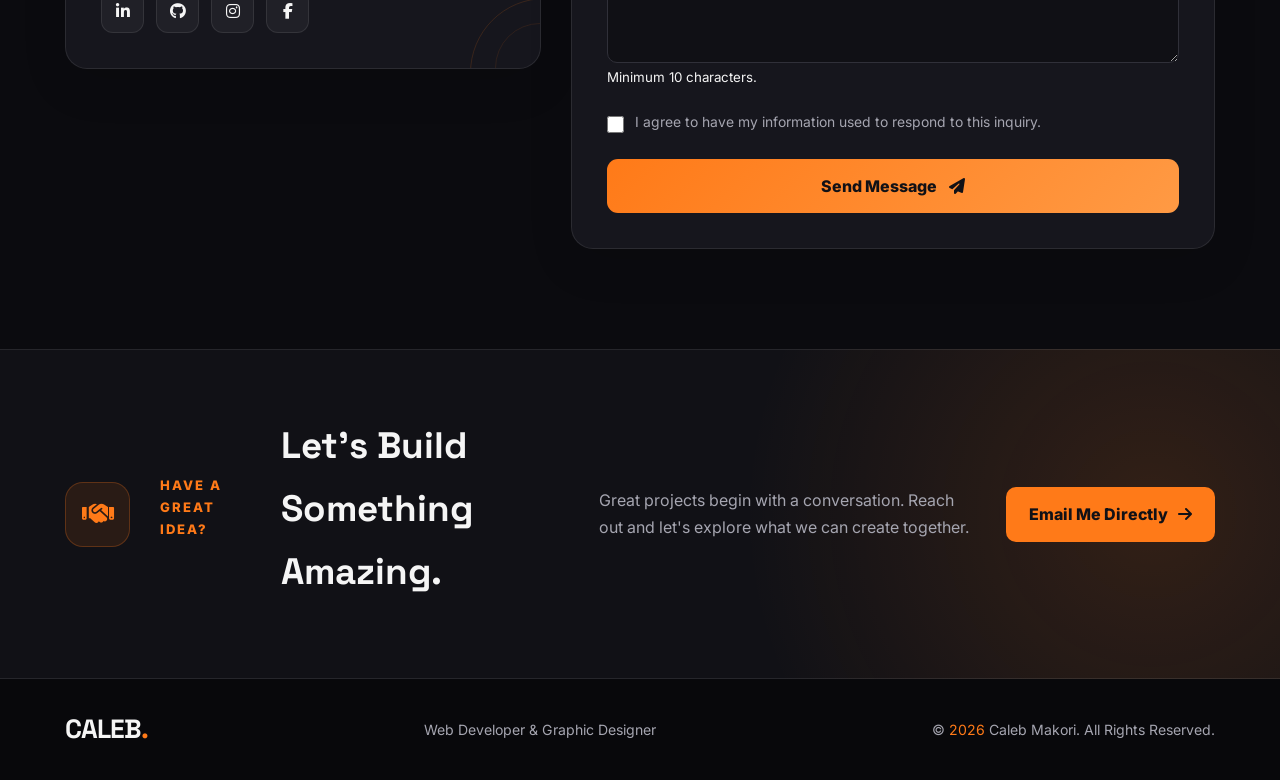
<file: FRONTEND/contact.html>
<!DOCTYPE html>
<html lang="en">

<head>
    <meta charset="UTF-8">
    <meta name="viewport" content="width=device-width, initial-scale=1.0">

    <meta name="description"
          content="Contact Caleb Makori, a web developer and graphic designer, to discuss website development, graphic design, and creative projects.">

    <meta name="author" content="Caleb Makori">

    <title>Contact Me | Caleb Makori</title>

    <!-- Google Fonts -->
    <link rel="preconnect" href="https://fonts.googleapis.com">
    <link rel="preconnect" href="https://fonts.gstatic.com" crossorigin>

    <link href="https://fonts.googleapis.com/css2?family=Inter:wght@400;500;600;700&family=Space+Grotesk:wght@400;500;600;700&display=swap"
          rel="stylesheet">

    <!-- Font Awesome Icons -->
    <link rel="stylesheet"
          href="https://cdnjs.cloudflare.com/ajax/libs/font-awesome/6.7.2/css/all.min.css">

    <!-- Main Portfolio CSS -->
    <link rel="stylesheet" href="styles/contact.css">

</head>

<body>

    <!-- ================= PRELOADER ================= -->
    <div class="preloader" id="preloader">
        <div class="loader"></div>
        <p>Preparing Your Connection...</p>
    </div>


    <!-- ================= HEADER ================= -->
    <header class="header" id="header">

        <div class="container nav-container">

            <a href="index.html" class="logo">
                CALEB<span>.</span>
            </a>

            <button
                class="menu-toggle"
                id="menu-toggle"
                type="button"
                aria-label="Open navigation menu"
                aria-expanded="false"
                aria-controls="navigation">

                <i class="fa-solid fa-bars"></i>
            </button>

            <nav class="navigation"
                 id="navigation"
                 aria-label="Main navigation">

                <ul>
                    <li>
                        <a href="index.html">Home</a>
                    </li>

                    <li>
                        <a href="about.html">About Me</a>
                    </li>

                    <li>
                        <a href="projects.html">Projects</a>
                    </li>

                    <li>
                        <a href="skills.html">Skills</a>
                    </li>

                    <li>
                        <a href="services.html">Services</a>
                    </li>

                    <li>
                        <a href="contact.html"
                           class="nav-contact active"
                           aria-current="page">
                            Contact Me
                        </a>
                    </li>
                </ul>

            </nav>

        </div>

    </header>


    <!-- ================= MAIN CONTENT ================= -->
    <main>

        <!-- ================= CONTACT HERO ================= -->
        <section class="contact-hero">

            <div class="container contact-hero-content">

                <span class="section-label">
                    <i class="fa-solid fa-paper-plane"></i>
                    LET'S CONNECT
                </span>

                <h1>
                    Get In <span>Touch</span>
                </h1>

                <p>
                    Have a project in mind, need a website, or want
                    creative graphic design? I'd love to hear from you.
                    Let's discuss how we can turn your ideas into reality.
                </p>

                <div class="contact-breadcrumb">
                    <a href="index.html">Home</a>

                    <i class="fa-solid fa-chevron-right"></i>

                    <span>Contact Me</span>
                </div>

            </div>

        </section>


        <!-- ================= CONTACT SECTION ================= -->
        <section class="contact-section section-padding">

            <div class="container">

                <div class="section-heading">

                    <span class="section-label">
                        CONTACT INFORMATION
                    </span>

                    <h2>
                        Let's Start a <span>Conversation</span>
                    </h2>

                    <p>
                        Whether you have a question, a business idea,
                        or a potential collaboration, feel free to reach out.
                    </p>

                </div>


                <div class="contact-layout">

                    <!-- ===== LEFT CONTACT INFORMATION ===== -->
                    <aside class="contact-info-card">

                        <div class="contact-info-heading">

                            <span class="section-label">
                                GET IN TOUCH
                            </span>

                            <h3>
                                Let's Talk About Your <span>Ideas</span>
                            </h3>

                            <p>
                                I'm interested in web development,
                                graphic design, creative projects,
                                and opportunities to learn and collaborate.
                            </p>

                        </div>


                        <!-- Email -->
                        <div class="contact-info-item">

                            <div class="contact-info-icon">
                                <i class="fa-solid fa-envelope"></i>
                            </div>

                            <div class="contact-info-text">
                                <h4>Email Me</h4>

                                <a href="mailto:your-email@example.com">
                                    calebmakori01@gmail.com
                                </a>
                            </div>

                        </div>


                        <!-- Phone -->
                        <div class="contact-info-item">

                            <div class="contact-info-icon">
                                <i class="fa-solid fa-phone"></i>
                            </div>

                            <div class="contact-info-text">
                                <h4>Call Me</h4>

                                <a href="tel:+254700000000">
                                    +254 757515631
                                </a>
                            </div>

                        </div>


                        <!-- Location -->
                        <div class="contact-info-item">

                            <div class="contact-info-icon">
                                <i class="fa-solid fa-location-dot"></i>
                            </div>

                            <div class="contact-info-text">
                                <h4>Location</h4>

                                <p>Kenya, Kisii</p>
                            </div>

                        </div>


                        <!-- Availability -->
                        <div class="contact-info-item">

                            <div class="contact-info-icon">
                                <i class="fa-solid fa-clock"></i>
                            </div>

                            <div class="contact-info-text">
                                <h4>Availability</h4>

                                <p>Open to project discussions</p>
                            </div>

                        </div>


                        <!-- Social Media -->
                        <div class="contact-social-section">

                            <h4>Connect With Me</h4>

                            <div class="contact-socials">

                                <a href="#"
                                   aria-label="LinkedIn profile"
                                   title="LinkedIn">
                                    <i class="fa-brands fa-linkedin-in"></i>
                                </a>

                                <a href="#"
                                   aria-label="GitHub profile"
                                   title="GitHub">
                                    <i class="fa-brands fa-github"></i>
                                </a>

                                <a href="#"
                                   aria-label="https://www.instagram.com/celebu18?psln=MjE1YTZrNHlycmtk"
                                   title="Instagram">
                                    <i class="fa-brands fa-instagram"></i>
                                </a>

                                <a href="#"
                                   aria-label="https://www.facebook.com/profile.php?id=61592855023213"
                                   title="Facebook">
                                    <i class="fa-brands fa-facebook-f"></i>
                                </a>

                            </div>

                        </div>

                        <div class="contact-decoration contact-decoration-one"></div>
                        <div class="contact-decoration contact-decoration-two"></div>

                    </aside>


                    <!-- ===== RIGHT CONTACT FORM ===== -->
                    <div class="contact-form-card">

                        <div class="form-heading">

                            <span class="section-label">
                                SEND A MESSAGE
                            </span>

                            <h3>
                                Tell Me About Your <span>Project</span>
                            </h3>

                            <p>
                                Complete the form below and I'll look
                                forward to hearing from you.
                            </p>

                        </div>


                        <!--
                            Front-end demonstration form.
                            Connect it to a backend or form service
                            before using it to receive real messages.
                        -->
                        <form id="contact-form" action="#" method="post">

                            <div class="form-row">

                                <div class="form-group">

                                    <label for="full-name">
                                        Full Name <span>*</span>
                                    </label>

                                    <input
                                        type="text"
                                        id="full-name"
                                        name="name"
                                        placeholder="Enter your full name"
                                        autocomplete="name"
                                        minlength="2"
                                        maxlength="100"
                                        required>

                                </div>


                                <div class="form-group">

                                    <label for="email">
                                        Email Address <span>*</span>
                                    </label>

                                    <input
                                        type="email"
                                        id="email"
                                        name="email"
                                        placeholder="you@example.com"
                                        autocomplete="email"
                                        maxlength="254"
                                        required>

                                </div>

                            </div>


                            <div class="form-row">

                                <div class="form-group">

                                    <label for="phone">
                                        Phone Number
                                    </label>

                                    <input
                                        type="tel"
                                        id="phone"
                                        name="phone"
                                        placeholder="+254..."
                                        autocomplete="tel"
                                        maxlength="25">

                                </div>


                                <div class="form-group">

                                    <label for="subject">
                                        Subject <span>*</span>
                                    </label>

                                    <select
                                        id="subject"
                                        name="subject"
                                        required>

                                        <option value="" disabled selected>
                                            Select a subject
                                        </option>

                                        <option value="web-development">
                                            Web Development
                                        </option>

                                        <option value="graphic-design">
                                            Graphic Design
                                        </option>

                                        <option value="portfolio">
                                            Portfolio or Personal Website
                                        </option>

                                        <option value="collaboration">
                                            Collaboration
                                        </option>

                                        <option value="consultation">
                                            Project Consultation
                                        </option>

                                        <option value="other">
                                            Other Inquiry
                                        </option>

                                    </select>

                                </div>

                            </div>


                            <div class="form-group">

                                <label for="budget">
                                    Estimated Budget
                                </label>

                                <select id="budget" name="budget">

                                    <option value="" selected>
                                        Select your budget (optional)
                                    </option>

                                    <option value="under-5000">
                                        Under KSh 5,000
                                    </option>

                                    <option value="5000-15000">
                                        KSh 5,000 - 15,000
                                    </option>

                                    <option value="15000-30000">
                                        KSh 15,000 - 30,000
                                    </option>

                                    <option value="30000-plus">
                                        KSh 30,000+
                                    </option>

                                    <option value="not-decided">
                                        Not decided yet
                                    </option>

                                </select>

                            </div>


                            <div class="form-group">

                                <label for="message">
                                    Your Message <span>*</span>
                                </label>

                                <textarea
                                    id="message"
                                    name="message"
                                    rows="6"
                                    placeholder="Tell me about your idea, project, or inquiry..."
                                    minlength="10"
                                    maxlength="3000"
                                    required></textarea>

                                <small>
                                    Minimum 10 characters.
                                </small>

                            </div>


                            <div class="form-consent">

                                <input
                                    type="checkbox"
                                    id="consent"
                                    name="consent"
                                    required>

                                <label for="consent">
                                    I agree to have my information used
                                    to respond to this inquiry.
                                </label>

                            </div>


                            <button
                                type="submit"
                                class="btn btn-primary submit-btn">

                                <span>Send Message</span>

                                <i class="fa-solid fa-paper-plane"></i>

                            </button>


                            <!-- JavaScript feedback area -->
                            <div
                                id="form-status"
                                class="form-status"
                                role="status"
                                aria-live="polite">
                            </div>

                        </form>

                    </div>

                </div>

            </div>

        </section>


        <!-- ================= WORK TOGETHER ================= -->
        <section class="contact-cta">

            <div class="container contact-cta-content">

                <div class="cta-icon">
                    <i class="fa-solid fa-handshake"></i>
                </div>

                <span class="section-label">
                    HAVE A GREAT IDEA?
                </span>

                <h2>
                    Let's Build Something <span>Amazing.</span>
                </h2>

                <p>
                    Great projects begin with a conversation.
                    Reach out and let's explore what we can create together.
                </p>

                <a href="mailto:your-email@example.com"
                   class="btn btn-primary">

                    Email Me Directly

                    <i class="fa-solid fa-arrow-right"></i>

                </a>

            </div>

        </section>

    </main>


    <!-- ================= FOOTER ================= -->
    <footer class="footer">

        <div class="container footer-content">

            <a href="index.html" class="logo">
                CALEB<span>.</span>
            </a>

            <p>
                Web Developer & Graphic Designer
            </p>

       
            <p class="copyright">
                &copy; <span id="current-year"></span>
                Caleb Makori. All Rights Reserved.
            </p>

        </div>

    </footer>


    <!-- Contact Page JavaScript -->
    <script src="scripts/contact.js"></script>

</body>

</html>
</file>
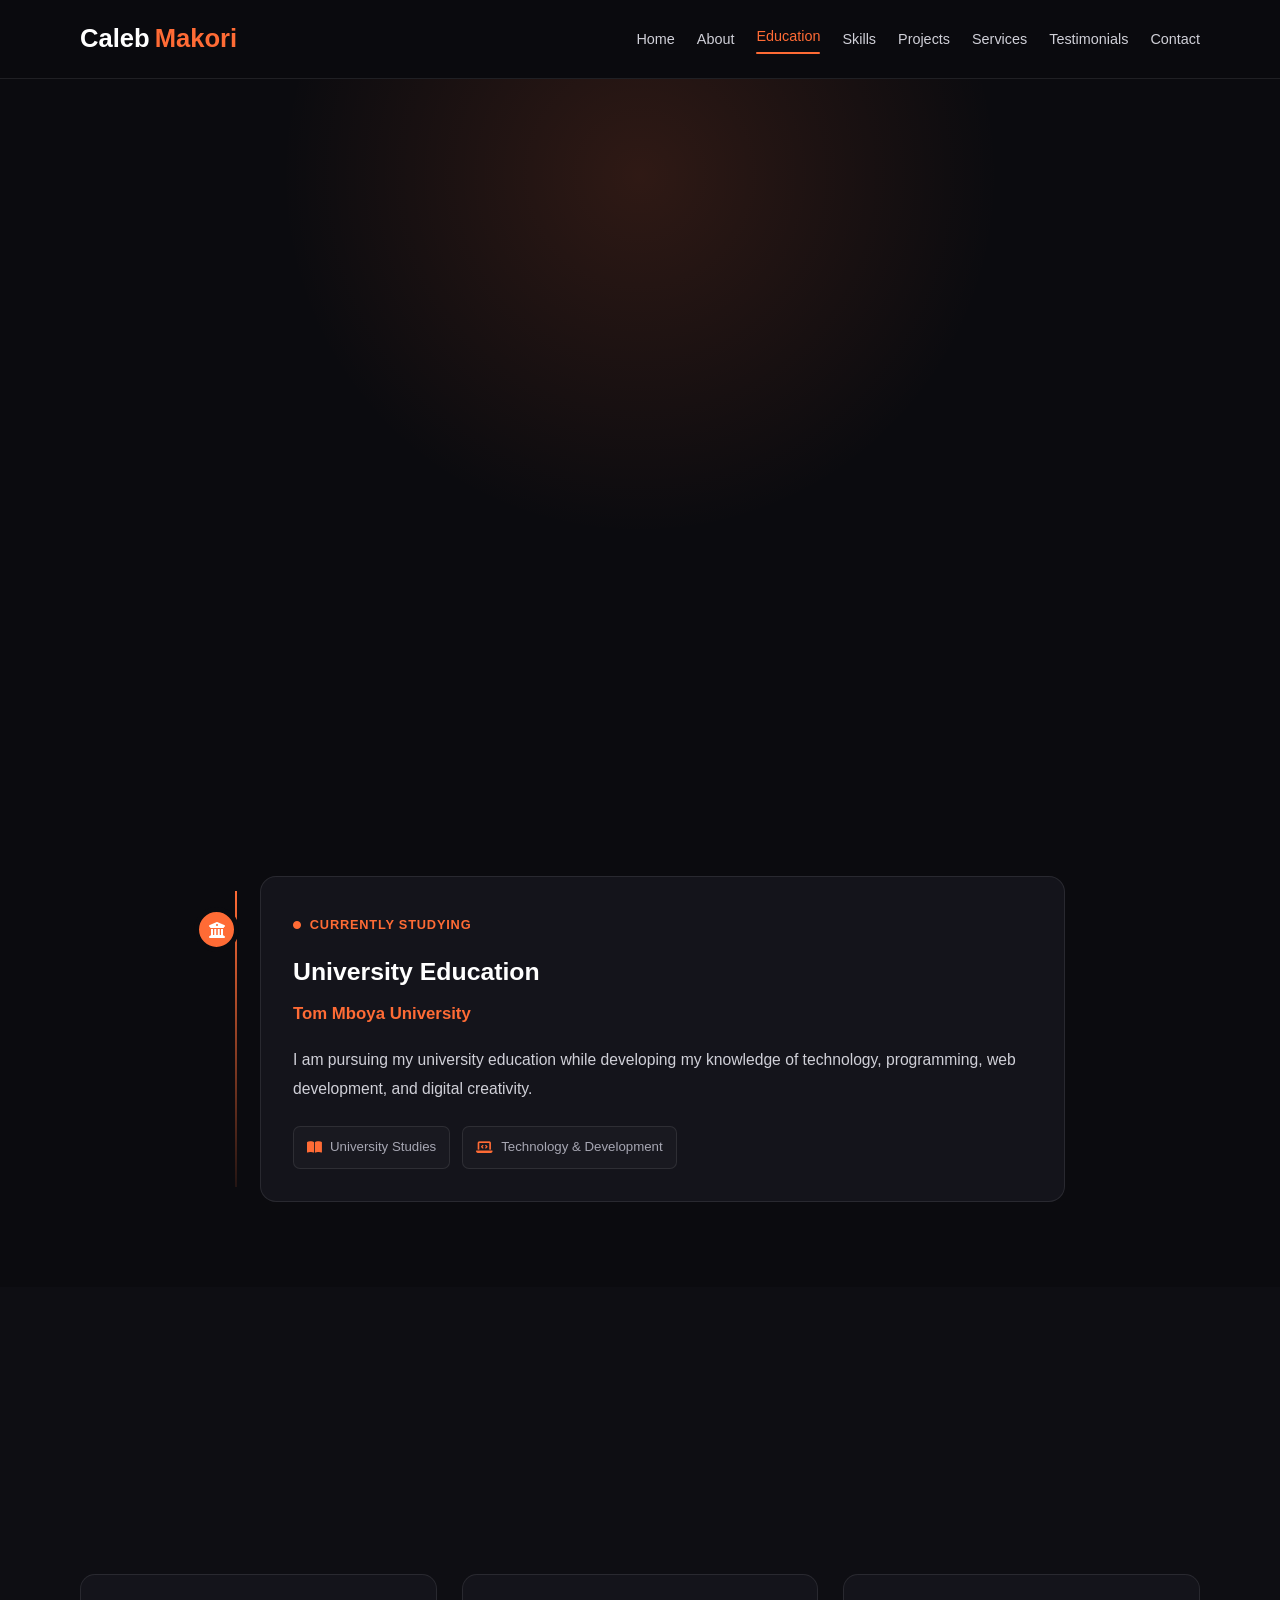
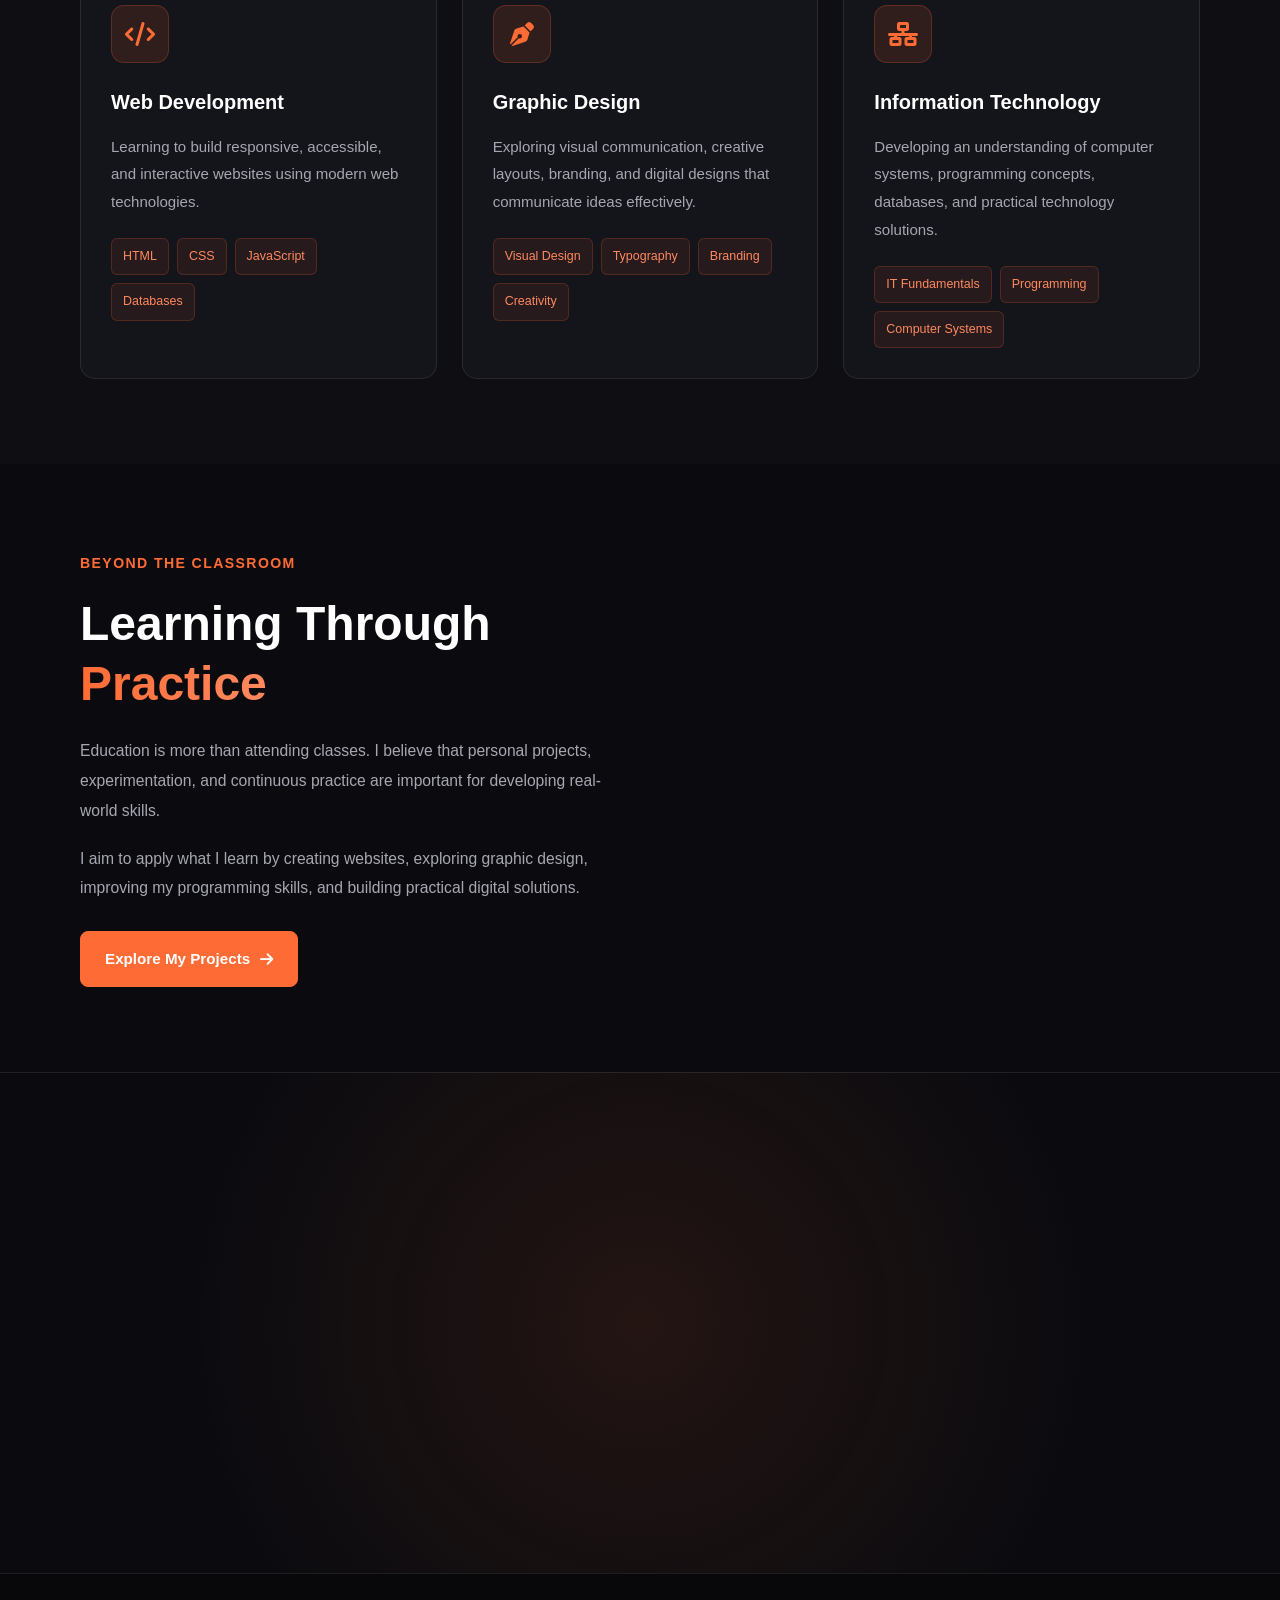
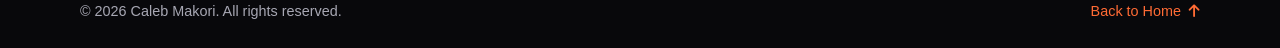
<file: FRONTEND/education.html>
<!DOCTYPE html>
<html lang="en">
<head>
    <meta charset="UTF-8">
    <meta name="viewport" content="width=device-width, initial-scale=1.0">

    <meta name="description" content="Explore Caleb Makori's educational journey, university studies, and interests in web development, graphic design, and information technology.">

    <title>Education | Caleb Makori</title>

    <link rel="stylesheet" href="styles/education.css">

    <link
        rel="stylesheet"
        href="https://cdnjs.cloudflare.com/ajax/libs/font-awesome/6.7.2/css/all.min.css">

</head>

<body>

    <!-- Preloader -->
    <div class="preloader" id="preloader" aria-label="Loading page">
        <div class="loader"></div>
    </div>

    <!-- Header -->
    <header class="header" id="header">
        <div class="container header-container">

            <a href="index.html" class="logo">
                Caleb<span>Makori</span>
            </a>

            <button
                class="menu-toggle"
                id="menu-toggle"
                type="button"
                aria-label="Open navigation menu"
                aria-controls="navigation"
                aria-expanded="false">

                <i class="fas fa-bars" aria-hidden="true"></i>
            </button>

            <nav class="navigation" id="navigation" aria-label="Main navigation">
                <ul>
                    <li><a href="index.html">Home</a></li>
                    <li><a href="about me.html">About</a></li>
                    <li><a href="education.html" class="active" aria-current="page">Education</a></li>
                    <li><a href="skills.html">Skills</a></li>
                    <li><a href="projects.html">Projects</a></li>
                    <li><a href="services.html">Services</a></li>
                    <li><a href="testimonials.html">Testimonials</a></li>
                    <li><a href="contact.html">Contact</a></li>
                </ul>
            </nav>

        </div>
    </header>

    <main>

        <!-- Hero Section -->
        <section class="education-hero">
            <div class="container education-hero-content reveal">

                <span class="section-label">
                    <i class="fas fa-graduation-cap" aria-hidden="true"></i>
                    My Academic Journey
                </span>

                <h1>
                    Education &amp;
                    <span class="gradient-text">Learning</span>
                </h1>

                <p>
                    Building knowledge, developing technical skills,
                    and exploring creative possibilities through
                    university education and continuous learning.
                </p>

                <a href="#academic-background" class="btn primary-btn">
                    Explore My Education
                    <i class="fas fa-arrow-down" aria-hidden="true"></i>
                </a>

            </div>
        </section>

        <!-- Academic Background -->
        <section class="academic-section section-padding"
                 id="academic-background">

            <div class="container">

                <div class="section-heading reveal">
                    <span class="section-label">Academic Background</span>

                    <h2>
                        My Educational
                        <span class="gradient-text">Foundation</span>
                    </h2>

                    <p>
                        My university journey is helping me develop the
                        knowledge and skills needed to grow in technology
                        and digital creativity.
                    </p>
                </div>

                <div class="education-timeline">

                    <article class="education-card reveal">

                        <div class="timeline-icon">
                            <i class="fas fa-university" aria-hidden="true"></i>
                        </div>

                        <div class="education-card-content">

                            <span class="education-status">
                                <i class="fas fa-circle" aria-hidden="true"></i>
                                Currently Studying
                            </span>

                            <h3>University Education</h3>

                            <h4>Tom Mboya University</h4>

                            <p class="education-description">
                                I am pursuing my university education while
                                developing my knowledge of technology,
                                programming, web development, and digital
                                creativity.
                            </p>

                            <div class="education-details">

                                <span>
                                    <i class="fas fa-book-open" aria-hidden="true"></i>
                                    University Studies
                                </span>

                                <span>
                                    <i class="fas fa-laptop-code" aria-hidden="true"></i>
                                    Technology &amp; Development
                                </span>

                            </div>

                            <!-- Add your actual degree, course and dates here. -->

                        </div>

                    </article>

                </div>

            </div>
        </section>

        <!-- Areas of Learning -->
        <section class="learning-section section-padding">

            <div class="container">

                <div class="section-heading reveal">
                    <span class="section-label">Areas of Learning</span>

                    <h2>
                        What I Am
                        <span class="gradient-text">Exploring</span>
                    </h2>

                    <p>
                        I am interested in combining technical knowledge
                        with creativity to build useful digital experiences.
                    </p>
                </div>

                <div class="learning-grid">

                    <!-- Web Development -->
                    <article class="learning-card reveal">

                        <div class="learning-icon">
                            <i class="fas fa-code" aria-hidden="true"></i>
                        </div>

                        <h3>Web Development</h3>

                        <p>
                            Learning to build responsive, accessible,
                            and interactive websites using modern
                            web technologies.
                        </p>

                        <div class="learning-tags">
                            <span>HTML</span>
                            <span>CSS</span>
                            <span>JavaScript</span>
                            <span>Databases</span>
                        </div>

                    </article>

                    <!-- Graphic Design -->
                    <article class="learning-card reveal">

                        <div class="learning-icon">
                            <i class="fas fa-pen-nib" aria-hidden="true"></i>
                        </div>

                        <h3>Graphic Design</h3>

                        <p>
                            Exploring visual communication, creative
                            layouts, branding, and digital designs
                            that communicate ideas effectively.
                        </p>

                        <div class="learning-tags">
                            <span>Visual Design</span>
                            <span>Typography</span>
                            <span>Branding</span>
                            <span>Creativity</span>
                        </div>

                    </article>

                    <!-- Information Technology -->
                    <article class="learning-card reveal">

                        <div class="learning-icon">
                            <i class="fas fa-network-wired" aria-hidden="true"></i>
                        </div>

                        <h3>Information Technology</h3>

                        <p>
                            Developing an understanding of computer
                            systems, programming concepts, databases,
                            and practical technology solutions.
                        </p>

                        <div class="learning-tags">
                            <span>IT Fundamentals</span>
                            <span>Programming</span>
                            <span>Computer Systems</span>
                        </div>

                    </article>

                </div>

            </div>
        </section>

        <!-- Personal Development -->
        <section class="development-section section-padding">

            <div class="container development-container">

                <div class="development-content reveal">

                    <span class="section-label">Beyond the Classroom</span>

                    <h2>
                        Learning Through
                        <span class="gradient-text">Practice</span>
                    </h2>

                    <p>
                        Education is more than attending classes. I believe
                        that personal projects, experimentation, and
                        continuous practice are important for developing
                        real-world skills.
                    </p>

                    <p>
                        I aim to apply what I learn by creating websites,
                        exploring graphic design, improving my programming
                        skills, and building practical digital solutions.
                    </p>

                    <a href="projects.html" class="btn primary-btn">
                        Explore My Projects
                        <i class="fas fa-arrow-right" aria-hidden="true"></i>
                    </a>

                </div>

                <div class="development-highlights reveal">

                    <div class="highlight-item">
                        <div class="highlight-icon">
                            <i class="fas fa-laptop-code" aria-hidden="true"></i>
                        </div>

                        <div>
                            <h3>Practical Projects</h3>
                            <p>Applying knowledge through personal projects.</p>
                        </div>
                    </div>

                    <div class="highlight-item">
                        <div class="highlight-icon">
                            <i class="fas fa-lightbulb" aria-hidden="true"></i>
                        </div>

                        <div>
                            <h3>Creative Thinking</h3>
                            <p>Exploring innovative ways to solve problems.</p>
                        </div>
                    </div>

                    <div class="highlight-item">
                        <div class="highlight-icon">
                            <i class="fas fa-book-reader" aria-hidden="true"></i>
                        </div>

                        <div>
                            <h3>Continuous Learning</h3>
                            <p>Improving skills and exploring new technologies.</p>
                        </div>
                    </div>

                </div>

            </div>

        </section>

        <!-- Call to Action -->
        <section class="education-cta">

            <div class="container cta-content reveal">

                <span class="section-label">My Journey Continues</span>

                <h2>
                    Always Learning.
                    <span class="gradient-text">Always Growing.</span>
                </h2>

                <p>
                    I am excited to keep learning, developing my skills,
                    and creating meaningful digital experiences.
                </p>

                <a href="contact.html" class="btn primary-btn">
                    Connect With Me
                    <i class="fas fa-paper-plane" aria-hidden="true"></i>
                </a>

            </div>

        </section>

    </main>

    <!-- Footer -->
    <footer class="footer">
        <div class="container footer-content">

            <p>
                &copy; <span id="current-year"></span>
                Caleb Makori. All rights reserved.
            </p>

            <a href="index.html" class="footer-link">
                Back to Home
                <i class="fas fa-arrow-up" aria-hidden="true"></i>
            </a>

        </div>
    </footer>

    <!-- Back to Top -->
    <button
        class="back-to-top"
        id="back-to-top"
        type="button"
        aria-label="Back to top">

        <i class="fas fa-arrow-up" aria-hidden="true"></i>
    </button>

    
<script src="scripts/education.js"></script>
</body>
</html>
</file>
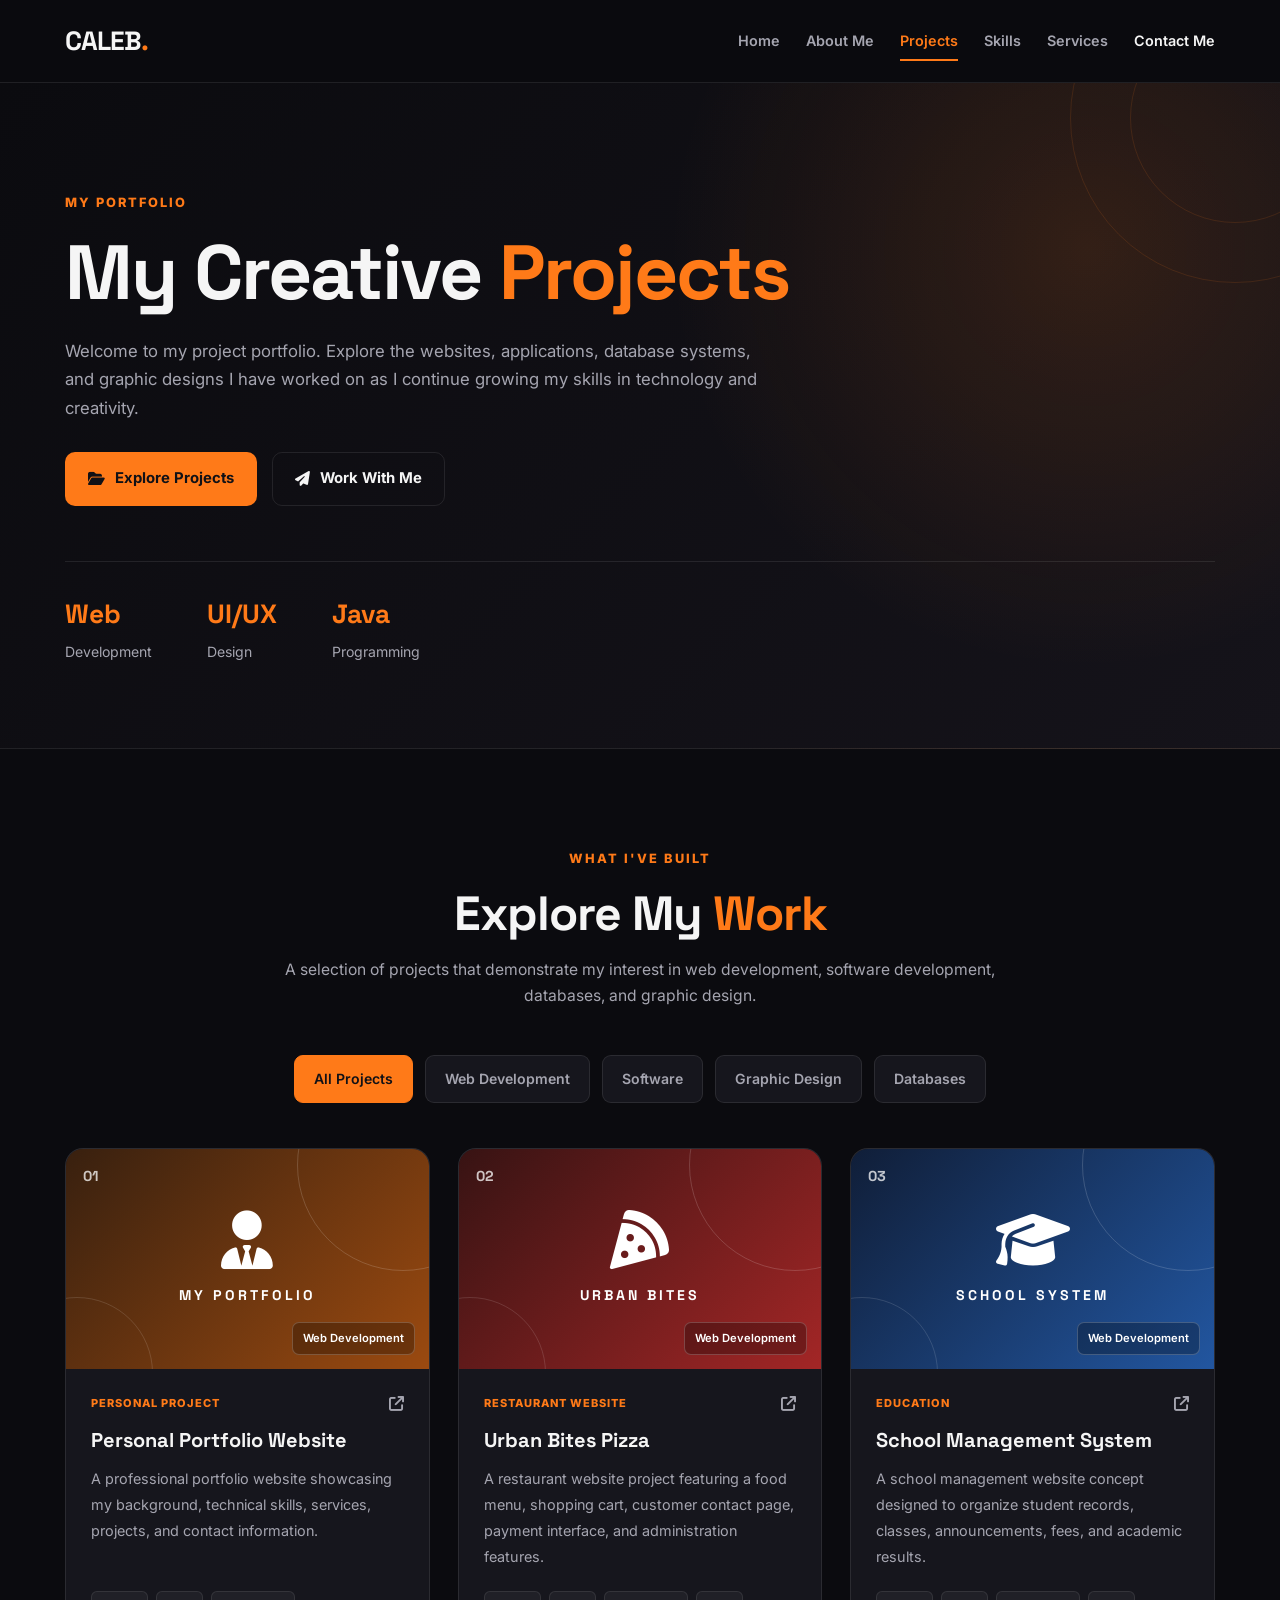
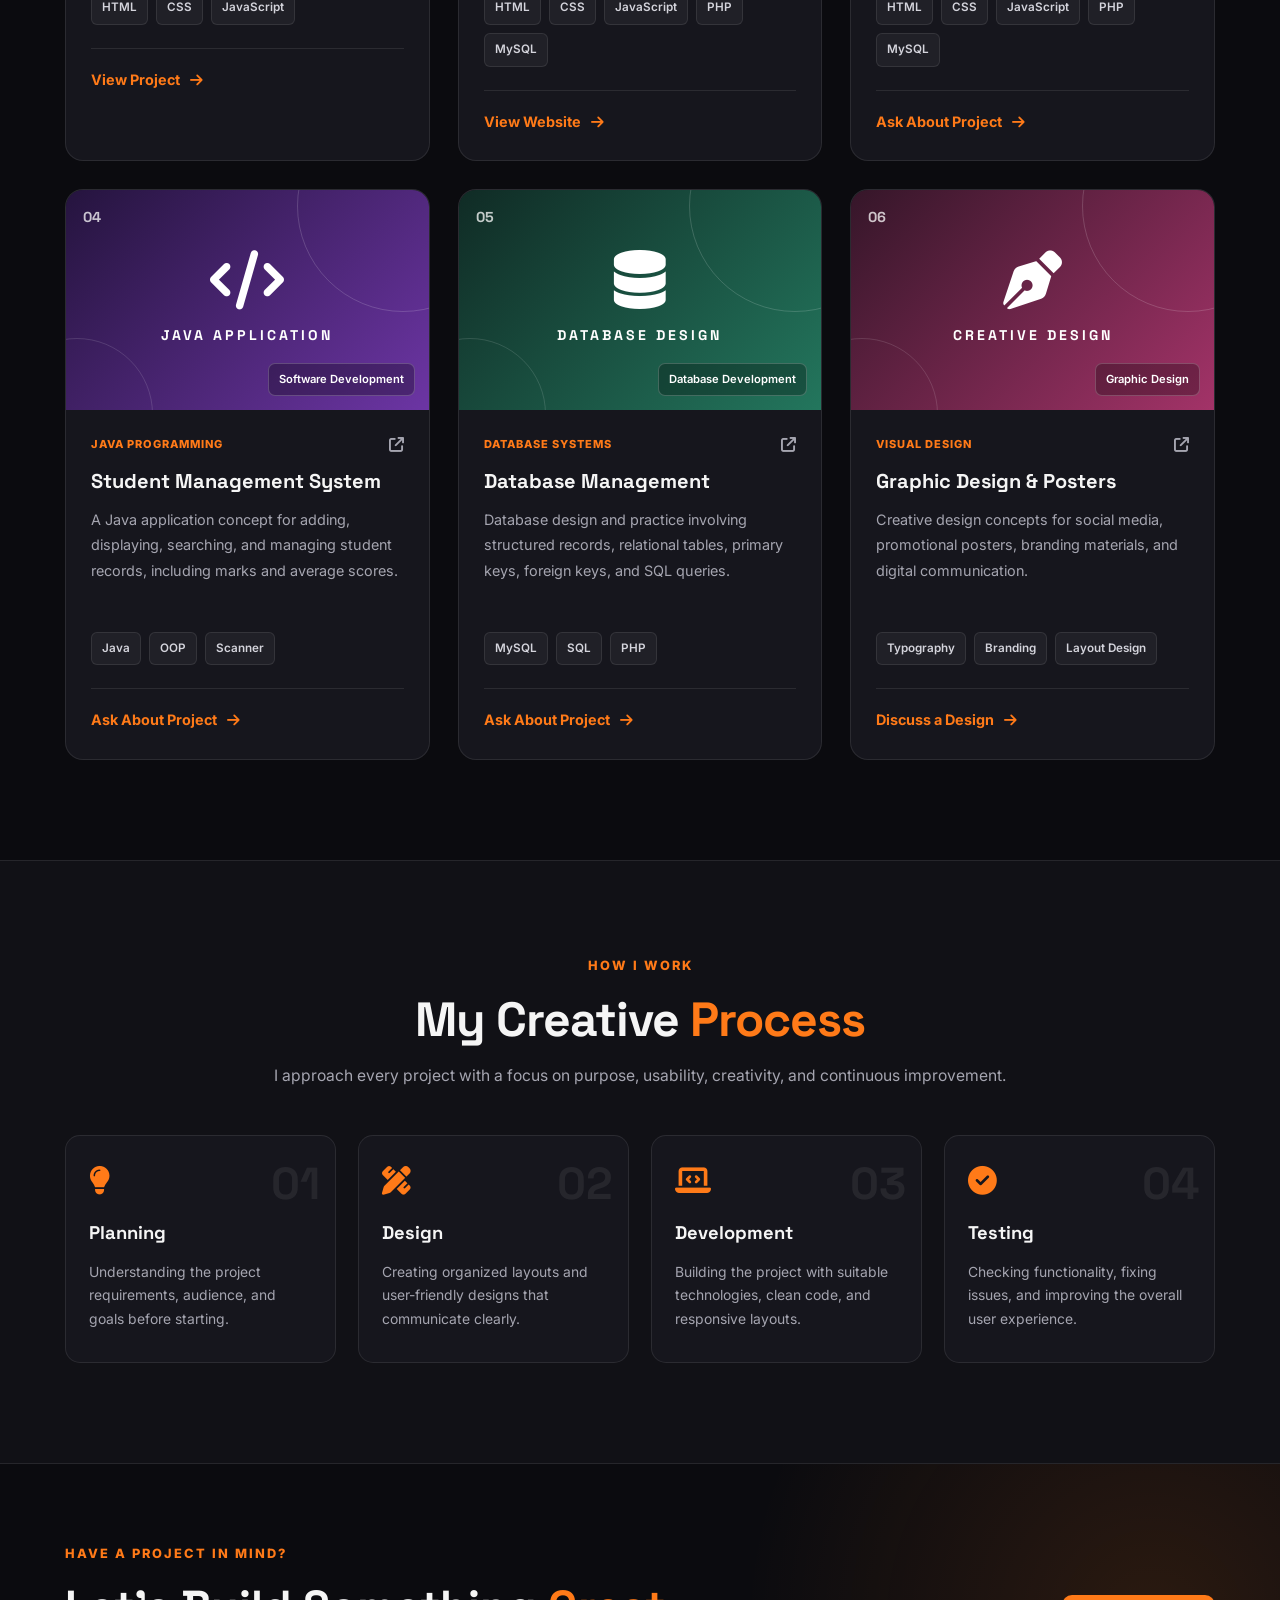
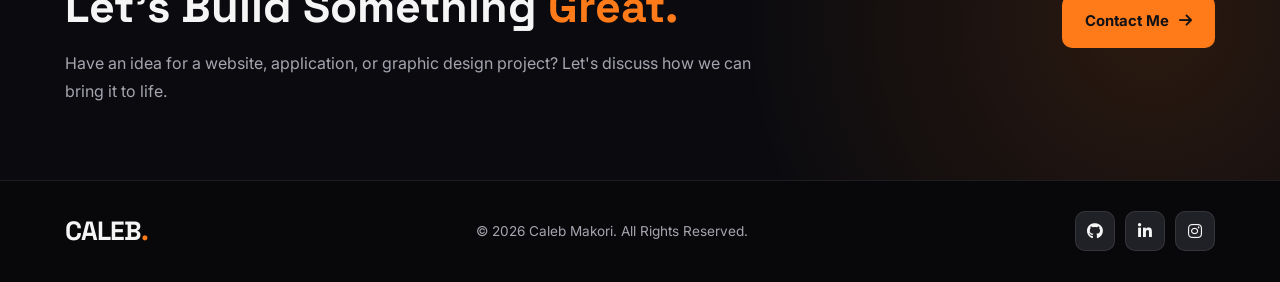
<file: FRONTEND/projects.html>
<!DOCTYPE html>
<html lang="en">

<head>
    <meta charset="UTF-8">
    <meta name="viewport" content="width=device-width, initial-scale=1.0">

    <meta name="description"
          content="Explore the web development, graphic design, Java programming, and database projects created by Caleb Makori.">

    <meta name="author" content="Caleb Makori">

    <title>My Projects | Caleb Makori</title>

    <!-- Google Fonts -->
    <link rel="preconnect" href="https://fonts.googleapis.com">
    <link rel="preconnect" href="https://fonts.gstatic.com" crossorigin>

    <link href="https://fonts.googleapis.com/css2?family=Inter:wght@400;500;600;700;800&family=Space+Grotesk:wght@400;500;600;700&display=swap"
          rel="stylesheet">

    <!-- Font Awesome Icons -->
    <link rel="stylesheet"
          href="https://cdnjs.cloudflare.com/ajax/libs/font-awesome/6.7.2/css/all.min.css">

    <!-- Stylesheets -->
    <link rel="stylesheet" href="styles/projects.css">


</head>

<body>

    <!-- ================= PRELOADER ================= -->
    <div id="preloader" aria-label="Loading page">
        <div class="loader"></div>
    </div>


    <!-- ================= HEADER ================= -->
    <header class="header" id="header">

        <div class="container nav-container">

            <a href="index.html" class="logo" aria-label="Caleb Makori Home">
                CALEB<span>.</span>
            </a>

            <button
                class="menu-toggle"
                id="menu-toggle"
                type="button"
                aria-label="Open navigation menu"
                aria-expanded="false"
                aria-controls="navigation">

                <i class="fas fa-bars" aria-hidden="true"></i>

            </button>

            <nav class="navigation" id="navigation" aria-label="Main navigation">

                <a href="index.html">Home</a>

                <a href="about.html">About Me</a>

                <a href="projects.html" class="active" aria-current="page">
                    Projects
                </a>

                <a href="skills.html">Skills</a>

                <a href="services.html">Services</a>

                <a href="contact.html" class="nav-contact">
                    Contact Me
                </a>

            </nav>

        </div>

    </header>


    <!-- ================= HERO SECTION ================= -->
    <section class="projects-hero">

        <div class="container projects-hero-content">

            <span class="section-label">
                MY PORTFOLIO
            </span>

            <h1>
                My Creative <span>Projects</span>
            </h1>

            <p>
                Welcome to my project portfolio. Explore the websites,
                applications, database systems, and graphic designs
                I have worked on as I continue growing my skills
                in technology and creativity.
            </p>

            <div class="projects-hero-buttons">

                <a href="#project-gallery" class="btn btn-primary">
                    <i class="fas fa-folder-open" aria-hidden="true"></i>
                    Explore Projects
                </a>

                <a href="contact.html" class="btn btn-outline">
                    <i class="fas fa-paper-plane" aria-hidden="true"></i>
                    Work With Me
                </a>

            </div>

            <div class="projects-hero-stats">

                <div class="hero-stat">
                    <h3>Web</h3>
                    <p>Development</p>
                </div>

                <div class="hero-stat">
                    <h3>UI/UX</h3>
                    <p>Design</p>
                </div>

                <div class="hero-stat">
                    <h3>Java</h3>
                    <p>Programming</p>
                </div>

            </div>

        </div>

        <div class="hero-decoration hero-decoration-one"></div>
        <div class="hero-decoration hero-decoration-two"></div>

    </section>


    <!-- ================= PROJECTS SECTION ================= -->
    <section class="projects-section" id="project-gallery">

        <div class="container">

            <div class="section-heading">

                <span class="section-label">
                    WHAT I'VE BUILT
                </span>

                <h2>
                    Explore My <span>Work</span>
                </h2>

                <p>
                    A selection of projects that demonstrate my interest
                    in web development, software development, databases,
                    and graphic design.
                </p>

            </div>


            <!-- PROJECT FILTERS -->
            <div class="project-filters" role="group"
                 aria-label="Filter projects by category">

                <button class="filter-btn active"
                        type="button"
                        data-filter="all"
                        aria-pressed="true">
                    All Projects
                </button>

                <button class="filter-btn"
                        type="button"
                        data-filter="web"
                        aria-pressed="false">
                    Web Development
                </button>

                <button class="filter-btn"
                        type="button"
                        data-filter="software"
                        aria-pressed="false">
                    Software
                </button>

                <button class="filter-btn"
                        type="button"
                        data-filter="design"
                        aria-pressed="false">
                    Graphic Design
                </button>

                <button class="filter-btn"
                        type="button"
                        data-filter="database"
                        aria-pressed="false">
                    Databases
                </button>

            </div>


            <!-- PROJECT GRID -->
            <div class="project-grid">


                <!-- PROJECT 1 -->
                <article class="project-card" data-category="web">

                    <div class="project-image project-image-orange">

                        <div class="project-image-content">
                            <i class="fas fa-user-tie" aria-hidden="true"></i>
                            <span>MY PORTFOLIO</span>
                        </div>

                        <span class="project-number">01</span>

                        <span class="project-type">
                            Web Development
                        </span>

                    </div>

                    <div class="project-content">

                        <div class="project-topline">
                            <span class="project-category">PERSONAL PROJECT</span>
                            <i class="fas fa-arrow-up-right-from-square"
                               aria-hidden="true"></i>
                        </div>

                        <h3>Personal Portfolio Website</h3>

                        <p>
                            A professional portfolio website showcasing
                            my background, technical skills, services,
                            projects, and contact information.
                        </p>

                        <div class="technology-tags">
                            <span>HTML</span>
                            <span>CSS</span>
                            <span>JavaScript</span>
                        </div>

                        <div class="project-actions">

                            <a href="index.html" class="project-link">
                                View Project
                                <i class="fas fa-arrow-right"
                                   aria-hidden="true"></i>
                            </a>

                        </div>

                    </div>

                </article>


                <!-- PROJECT 2 -->
                <article class="project-card" data-category="web">

                    <div class="project-image project-image-red">

                        <div class="project-image-content">
                            <i class="fas fa-pizza-slice" aria-hidden="true"></i>
                            <span>URBAN BITES</span>
                        </div>

                        <span class="project-number">02</span>

                        <span class="project-type">
                            Web Development
                        </span>

                    </div>

                    <div class="project-content">

                        <div class="project-topline">
                            <span class="project-category">RESTAURANT WEBSITE</span>
                            <i class="fas fa-arrow-up-right-from-square"
                               aria-hidden="true"></i>
                        </div>

                        <h3>Urban Bites Pizza</h3>

                        <p>
                            A restaurant website project featuring a
                            food menu, shopping cart, customer contact
                            page, payment interface, and administration
                            features.
                        </p>

                        <div class="technology-tags">
                            <span>HTML</span>
                            <span>CSS</span>
                            <span>JavaScript</span>
                            <span>PHP</span>
                            <span>MySQL</span>
                        </div>

                        <div class="project-actions">

                            <a href="https://urbanbitescom.netlify.app"
                               class="project-link"
                               target="_blank"
                               rel="noopener noreferrer">
                                View Website
                                <i class="fas fa-arrow-right"
                                   aria-hidden="true"></i>
                            </a>

                        </div>

                    </div>

                </article>


                <!-- PROJECT 3 -->
                <article class="project-card" data-category="web">

                    <div class="project-image project-image-blue">

                        <div class="project-image-content">
                            <i class="fas fa-graduation-cap"
                               aria-hidden="true"></i>
                            <span>SCHOOL SYSTEM</span>
                        </div>

                        <span class="project-number">03</span>

                        <span class="project-type">
                            Web Development
                        </span>

                    </div>

                    <div class="project-content">

                        <div class="project-topline">
                            <span class="project-category">EDUCATION</span>
                            <i class="fas fa-arrow-up-right-from-square"
                               aria-hidden="true"></i>
                        </div>

                        <h3>School Management System</h3>

                        <p>
                            A school management website concept designed
                            to organize student records, classes,
                            announcements, fees, and academic results.
                        </p>

                        <div class="technology-tags">
                            <span>HTML</span>
                            <span>CSS</span>
                            <span>JavaScript</span>
                            <span>PHP</span>
                            <span>MySQL</span>
                        </div>

                        <div class="project-actions">

                            <a href="contact.html" class="project-link">
                                Ask About Project
                                <i class="fas fa-arrow-right"
                                   aria-hidden="true"></i>
                            </a>

                        </div>

                    </div>

                </article>


                <!-- PROJECT 4 -->
                <article class="project-card" data-category="software">

                    <div class="project-image project-image-purple">

                        <div class="project-image-content">
                            <i class="fas fa-code" aria-hidden="true"></i>
                            <span>JAVA APPLICATION</span>
                        </div>

                        <span class="project-number">04</span>

                        <span class="project-type">
                            Software Development
                        </span>

                    </div>

                    <div class="project-content">

                        <div class="project-topline">
                            <span class="project-category">JAVA PROGRAMMING</span>
                            <i class="fas fa-arrow-up-right-from-square"
                               aria-hidden="true"></i>
                        </div>

                        <h3>Student Management System</h3>

                        <p>
                            A Java application concept for adding,
                            displaying, searching, and managing student
                            records, including marks and average scores.
                        </p>

                        <div class="technology-tags">
                            <span>Java</span>
                            <span>OOP</span>
                            <span>Scanner</span>
                        </div>

                        <div class="project-actions">

                            <a href="contact.html" class="project-link">
                                Ask About Project
                                <i class="fas fa-arrow-right"
                                   aria-hidden="true"></i>
                            </a>

                        </div>

                    </div>

                </article>


                <!-- PROJECT 5 -->
                <article class="project-card" data-category="database">

                    <div class="project-image project-image-green">

                        <div class="project-image-content">
                            <i class="fas fa-database" aria-hidden="true"></i>
                            <span>DATABASE DESIGN</span>
                        </div>

                        <span class="project-number">05</span>

                        <span class="project-type">
                            Database Development
                        </span>

                    </div>

                    <div class="project-content">

                        <div class="project-topline">
                            <span class="project-category">DATABASE SYSTEMS</span>
                            <i class="fas fa-arrow-up-right-from-square"
                               aria-hidden="true"></i>
                        </div>

                        <h3>Database Management</h3>

                        <p>
                            Database design and practice involving
                            structured records, relational tables,
                            primary keys, foreign keys, and SQL queries.
                        </p>

                        <div class="technology-tags">
                            <span>MySQL</span>
                            <span>SQL</span>
                            <span>PHP</span>
                        </div>

                        <div class="project-actions">

                            <a href="contact.html" class="project-link">
                                Ask About Project
                                <i class="fas fa-arrow-right"
                                   aria-hidden="true"></i>
                            </a>

                        </div>

                    </div>

                </article>


                <!-- PROJECT 6 -->
                <article class="project-card" data-category="design">

                    <div class="project-image project-image-pink">

                        <div class="project-image-content">
                            <i class="fas fa-pen-nib" aria-hidden="true"></i>
                            <span>CREATIVE DESIGN</span>
                        </div>

                        <span class="project-number">06</span>

                        <span class="project-type">
                            Graphic Design
                        </span>

                    </div>

                    <div class="project-content">

                        <div class="project-topline">
                            <span class="project-category">VISUAL DESIGN</span>
                            <i class="fas fa-arrow-up-right-from-square"
                               aria-hidden="true"></i>
                        </div>

                        <h3>Graphic Design & Posters</h3>

                        <p>
                            Creative design concepts for social media,
                            promotional posters, branding materials,
                            and digital communication.
                        </p>

                        <div class="technology-tags">
                            <span>Typography</span>
                            <span>Branding</span>
                            <span>Layout Design</span>
                        </div>

                        <div class="project-actions">

                            <a href="contact.html" class="project-link">
                                Discuss a Design
                                <i class="fas fa-arrow-right"
                                   aria-hidden="true"></i>
                            </a>

                        </div>

                    </div>

                </article>

            </div>


            <!-- EMPTY FILTER MESSAGE -->
            <p id="no-projects" class="no-projects" hidden>
                No projects found in this category.
            </p>

        </div>

    </section>


    <!-- ================= WORK PROCESS ================= -->
    <section class="work-process">

        <div class="container">

            <div class="section-heading">

                <span class="section-label">
                    HOW I WORK
                </span>

                <h2>
                    My Creative <span>Process</span>
                </h2>

                <p>
                    I approach every project with a focus on purpose,
                    usability, creativity, and continuous improvement.
                </p>

            </div>

            <div class="process-grid">

                <article class="process-card">

                    <div class="process-number">01</div>

                    <i class="fas fa-lightbulb" aria-hidden="true"></i>

                    <h3>Planning</h3>

                    <p>
                        Understanding the project requirements,
                        audience, and goals before starting.
                    </p>

                </article>

                <article class="process-card">

                    <div class="process-number">02</div>

                    <i class="fas fa-pencil-ruler" aria-hidden="true"></i>

                    <h3>Design</h3>

                    <p>
                        Creating organized layouts and user-friendly
                        designs that communicate clearly.
                    </p>

                </article>

                <article class="process-card">

                    <div class="process-number">03</div>

                    <i class="fas fa-laptop-code" aria-hidden="true"></i>

                    <h3>Development</h3>

                    <p>
                        Building the project with suitable technologies,
                        clean code, and responsive layouts.
                    </p>

                </article>

                <article class="process-card">

                    <div class="process-number">04</div>

                    <i class="fas fa-check-circle" aria-hidden="true"></i>

                    <h3>Testing</h3>

                    <p>
                        Checking functionality, fixing issues, and
                        improving the overall user experience.
                    </p>

                </article>

            </div>

        </div>

    </section>


    <!-- ================= CTA SECTION ================= -->
    <section class="projects-cta">

        <div class="container projects-cta-content">

            <div>
                <span class="section-label">
                    HAVE A PROJECT IN MIND?
                </span>

                <h2>
                    Let's Build Something <span>Great.</span>
                </h2>

                <p>
                    Have an idea for a website, application, or graphic
                    design project? Let's discuss how we can bring it
                    to life.
                </p>
            </div>

            <a href="contact.html" class="btn btn-primary">
                Contact Me
                <i class="fas fa-arrow-right" aria-hidden="true"></i>
            </a>

        </div>

    </section>


    <!-- ================= FOOTER ================= -->
    <footer class="footer">

        <div class="container footer-content">

            <a href="index.html" class="logo">
                CALEB<span>.</span>
            </a>

            <p>
                &copy; <span id="current-year"></span>
                Caleb Makori. All Rights Reserved.
            </p>

            <div class="footer-socials">

                <a href="https://github.com/"
                   target="_blank"
                   rel="noopener noreferrer"
                   aria-label="GitHub">
                    <i class="fab fa-github" aria-hidden="true"></i>
                </a>

                <a href="https://www.linkedin.com/"
                   target="_blank"
                   rel="noopener noreferrer"
                   aria-label="LinkedIn">
                    <i class="fab fa-linkedin-in" aria-hidden="true"></i>
                </a>

                <a href="https://www.instagram.com/"
                   target="_blank"
                   rel="noopener noreferrer"
                   aria-label="Instagram">
                    <i class="fab fa-instagram" aria-hidden="true"></i>
                </a>

            </div>

        </div>

    </footer>


    <!-- JAVASCRIPT -->
    <script src="scripts/project.js"></script>

</body>
</html>
</file>
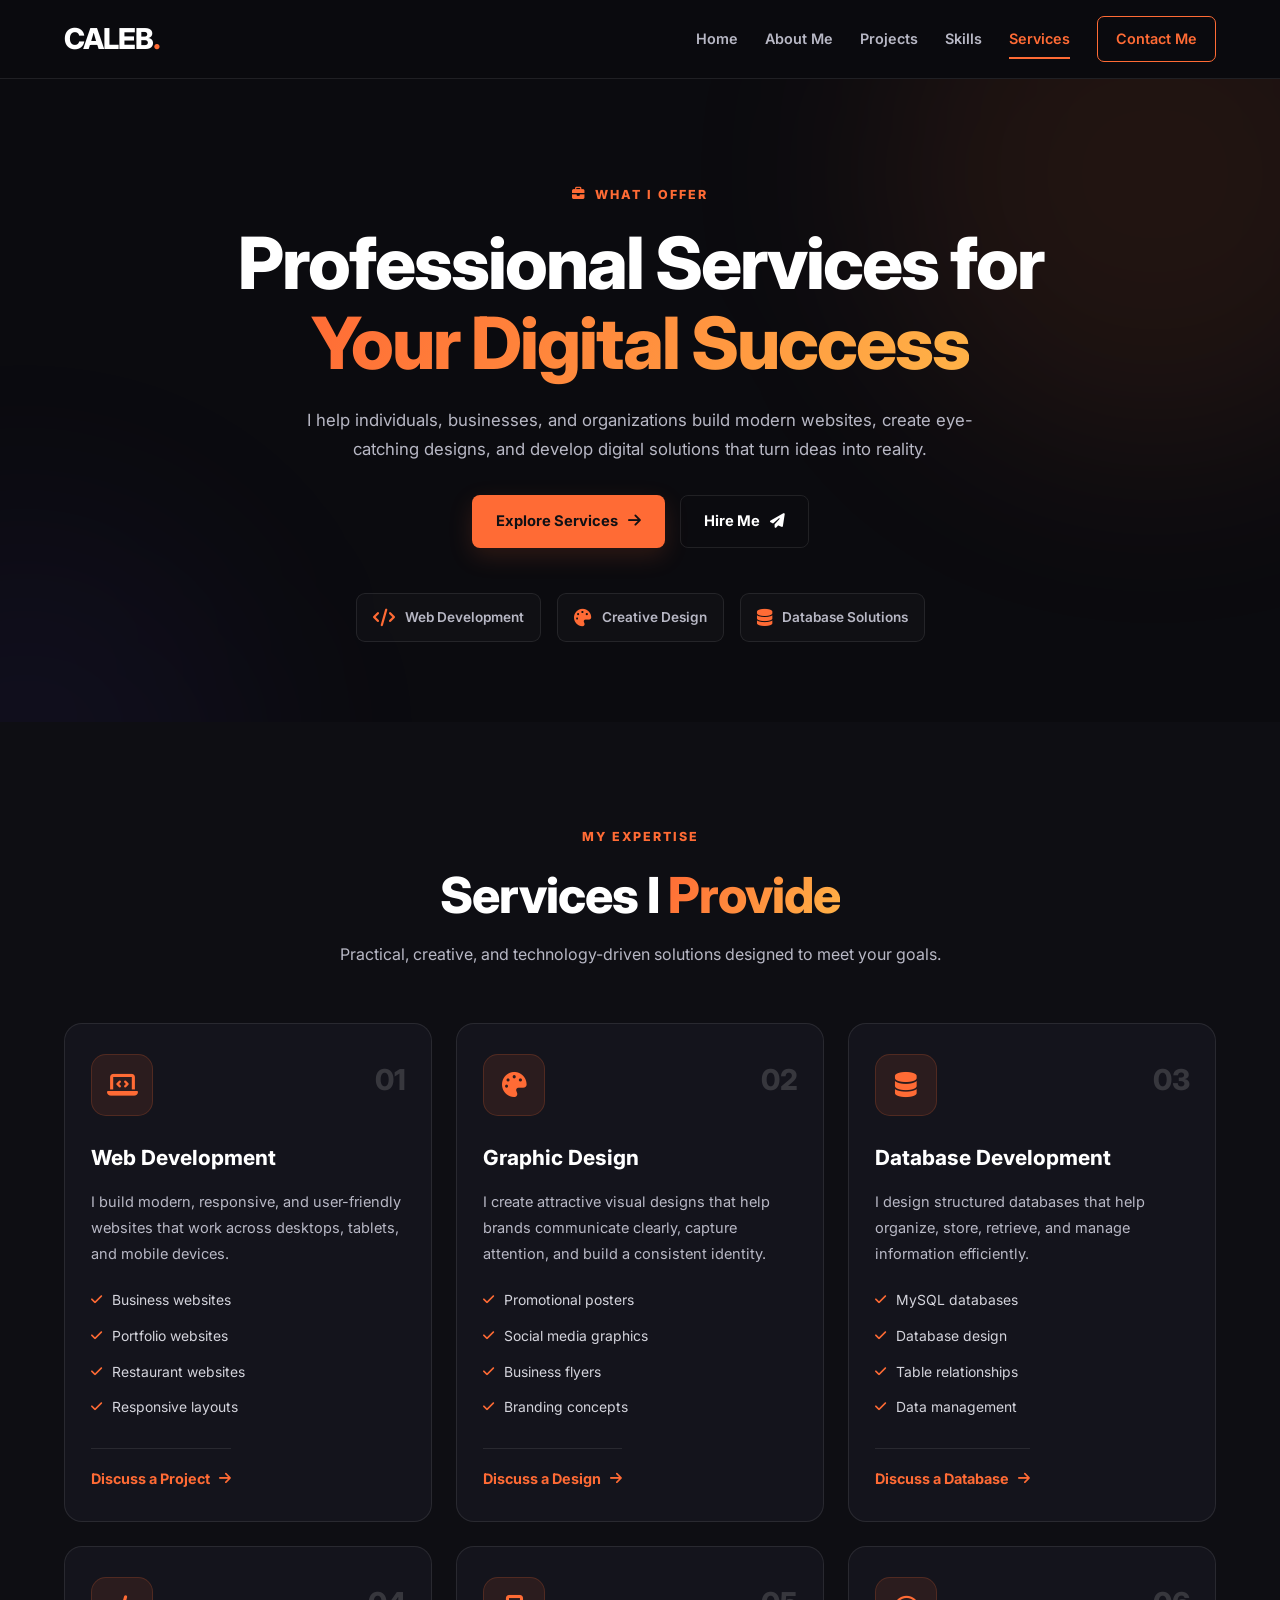
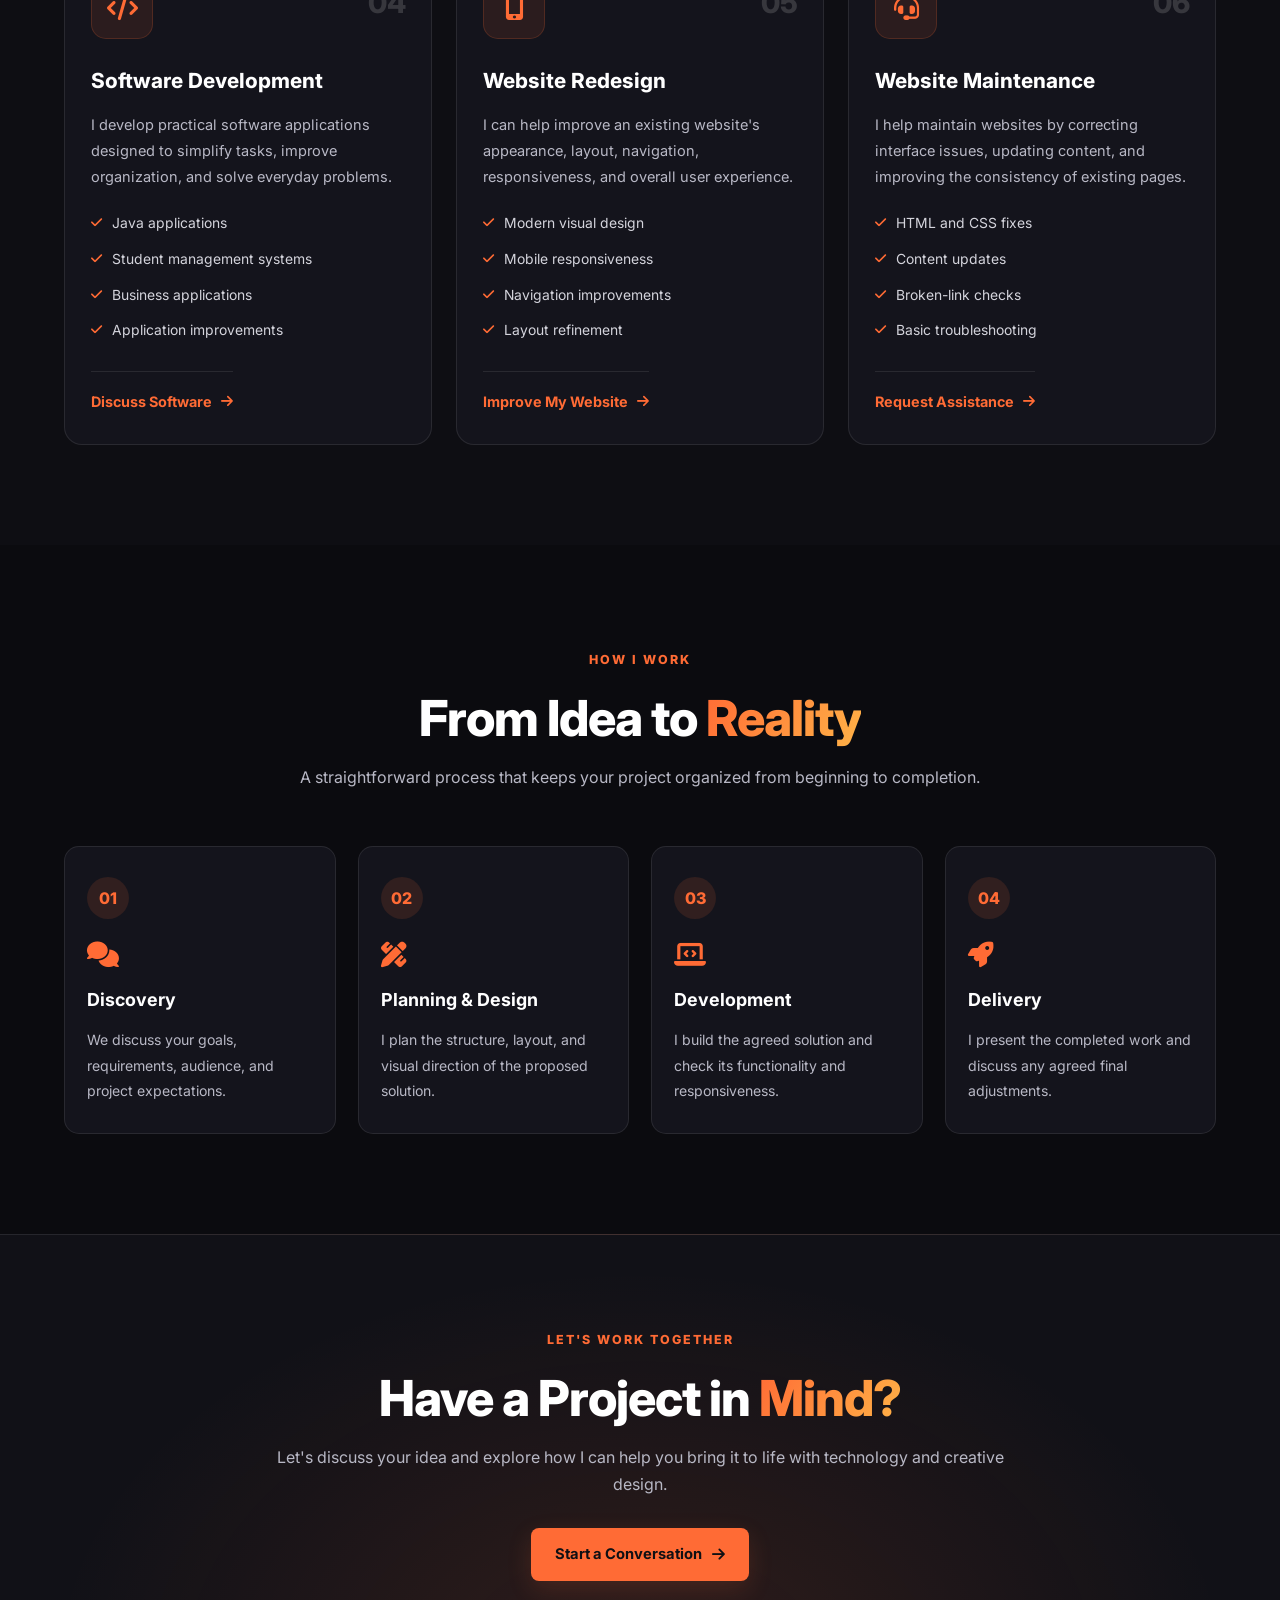
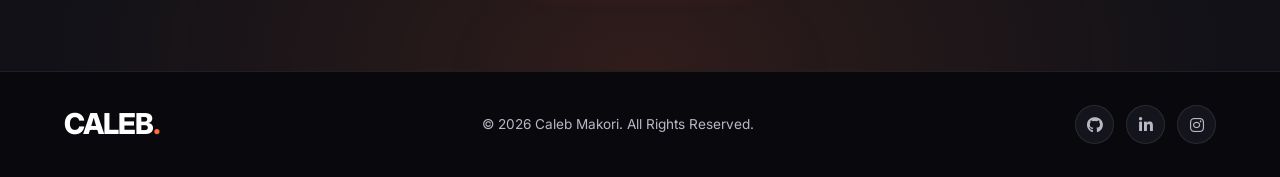
<file: FRONTEND/services.html>
<!DOCTYPE html>
<html lang="en">
<head>
    <meta charset="UTF-8">
    <meta name="viewport" content="width=device-width, initial-scale=1.0">

    <meta name="description"
          content="Explore web development, graphic design, database development, and software development services offered by Caleb Makori.">

    <meta name="author" content="Caleb Makori">

    <title>My Services | Caleb Makori</title>

    <!-- Website Fonts -->
    <link rel="preconnect" href="https://fonts.googleapis.com">
    <link rel="preconnect" href="https://fonts.gstatic.com" crossorigin>

    <link href="https://fonts.googleapis.com/css2?family=Inter:wght@400;500;600;700;800&display=swap"
          rel="stylesheet">

    <!-- Icons -->
    <link rel="stylesheet"
          href="https://cdnjs.cloudflare.com/ajax/libs/font-awesome/6.7.2/css/all.min.css">

    <!-- Stylesheets -->
    <link rel="stylesheet" href="styles/services.css">

    <!-- Prevent content from remaining hidden if JavaScript fails -->
    <script>
        document.documentElement.classList.add("js-enabled");
    </script>
</head>

<body>

    <!-- PRELOADER -->
    <div id="preloader" aria-label="Loading website">
        <div class="loader"></div>
    </div>


    <!-- HEADER -->
    <header class="header" id="header">
        <div class="container nav-container">

            <a href="index.html" class="logo" aria-label="Caleb Makori home">
                CALEB<span>.</span>
            </a>

            <button class="menu-toggle"
                    id="menu-toggle"
                    type="button"
                    aria-label="Open navigation menu"
                    aria-controls="navigation"
                    aria-expanded="false">
                <i class="fas fa-bars" aria-hidden="true"></i>
            </button>

            <nav class="navigation" id="navigation" aria-label="Main navigation">
                <a href="index.html">Home</a>
                <a href="about.html">About Me</a>
                <a href="projects.html">Projects</a>
                <a href="skills.html">Skills</a>
                <a href="services.html" class="active" aria-current="page">Services</a>
                <a href="contact.html" class="nav-contact">Contact Me</a>
            </nav>

        </div>
    </header>


    <main>

        <!-- SERVICES HERO -->
        <section class="services-hero">
            <div class="container services-hero-content">

                <span class="section-label">
                    <i class="fas fa-briefcase" aria-hidden="true"></i>
                    WHAT I OFFER
                </span>

                <h1>
                    Professional Services for
                    <span class="gradient-text">Your Digital Success</span>
                </h1>

                <p>
                    I help individuals, businesses, and organizations build
                    modern websites, create eye-catching designs, and develop
                    digital solutions that turn ideas into reality.
                </p>

                <div class="services-hero-buttons">
                    <a href="#services-list" class="btn btn-primary">
                        Explore Services
                        <i class="fas fa-arrow-right" aria-hidden="true"></i>
                    </a>

                    <a href="contact.html" class="btn btn-outline">
                        Hire Me
                        <i class="fas fa-paper-plane" aria-hidden="true"></i>
                    </a>
                </div>

                <div class="services-hero-stats">
                    <div class="hero-stat">
                        <i class="fas fa-code" aria-hidden="true"></i>
                        <span>Web Development</span>
                    </div>

                    <div class="hero-stat">
                        <i class="fas fa-palette" aria-hidden="true"></i>
                        <span>Creative Design</span>
                    </div>

                    <div class="hero-stat">
                        <i class="fas fa-database" aria-hidden="true"></i>
                        <span>Database Solutions</span>
                    </div>
                </div>

            </div>
        </section>


        <!-- SERVICES LIST -->
        <section class="services-section section-padding" id="services-list">
            <div class="container">

                <div class="section-heading reveal">
                    <span class="section-label">MY EXPERTISE</span>

                    <h2>
                        Services I <span class="gradient-text">Provide</span>
                    </h2>

                    <p>
                        Practical, creative, and technology-driven solutions
                        designed to meet your goals.
                    </p>
                </div>


                <div class="services-grid">

                    <!-- SERVICE 1 -->
                    <article class="service-card reveal">
                        <div class="service-icon">
                            <i class="fas fa-laptop-code" aria-hidden="true"></i>
                        </div>

                        <span class="service-number">01</span>

                        <h3>Web Development</h3>

                        <p>
                            I build modern, responsive, and user-friendly
                            websites that work across desktops, tablets,
                            and mobile devices.
                        </p>

                        <ul class="service-features">
                            <li><i class="fas fa-check" aria-hidden="true"></i> Business websites</li>
                            <li><i class="fas fa-check" aria-hidden="true"></i> Portfolio websites</li>
                            <li><i class="fas fa-check" aria-hidden="true"></i> Restaurant websites</li>
                            <li><i class="fas fa-check" aria-hidden="true"></i> Responsive layouts</li>
                        </ul>

                        <a href="contact.html?service=Web%20Development"
                           class="service-link">
                            Discuss a Project
                            <i class="fas fa-arrow-right" aria-hidden="true"></i>
                        </a>
                    </article>


                    <!-- SERVICE 2 -->
                    <article class="service-card reveal">
                        <div class="service-icon">
                            <i class="fas fa-palette" aria-hidden="true"></i>
                        </div>

                        <span class="service-number">02</span>

                        <h3>Graphic Design</h3>

                        <p>
                            I create attractive visual designs that help brands
                            communicate clearly, capture attention, and build
                            a consistent identity.
                        </p>

                        <ul class="service-features">
                            <li><i class="fas fa-check" aria-hidden="true"></i> Promotional posters</li>
                            <li><i class="fas fa-check" aria-hidden="true"></i> Social media graphics</li>
                            <li><i class="fas fa-check" aria-hidden="true"></i> Business flyers</li>
                            <li><i class="fas fa-check" aria-hidden="true"></i> Branding concepts</li>
                        </ul>

                        <a href="contact.html?service=Graphic%20Design"
                           class="service-link">
                            Discuss a Design
                            <i class="fas fa-arrow-right" aria-hidden="true"></i>
                        </a>
                    </article>


                    <!-- SERVICE 3 -->
                    <article class="service-card reveal">
                        <div class="service-icon">
                            <i class="fas fa-database" aria-hidden="true"></i>
                        </div>

                        <span class="service-number">03</span>

                        <h3>Database Development</h3>

                        <p>
                            I design structured databases that help organize,
                            store, retrieve, and manage information efficiently.
                        </p>

                        <ul class="service-features">
                            <li><i class="fas fa-check" aria-hidden="true"></i> MySQL databases</li>
                            <li><i class="fas fa-check" aria-hidden="true"></i> Database design</li>
                            <li><i class="fas fa-check" aria-hidden="true"></i> Table relationships</li>
                            <li><i class="fas fa-check" aria-hidden="true"></i> Data management</li>
                        </ul>

                        <a href="contact.html?service=Database%20Development"
                           class="service-link">
                            Discuss a Database
                            <i class="fas fa-arrow-right" aria-hidden="true"></i>
                        </a>
                    </article>


                    <!-- SERVICE 4 -->
                    <article class="service-card reveal">
                        <div class="service-icon">
                            <i class="fas fa-code" aria-hidden="true"></i>
                        </div>

                        <span class="service-number">04</span>

                        <h3>Software Development</h3>

                        <p>
                            I develop practical software applications designed
                            to simplify tasks, improve organization, and solve
                            everyday problems.
                        </p>

                        <ul class="service-features">
                            <li><i class="fas fa-check" aria-hidden="true"></i> Java applications</li>
                            <li><i class="fas fa-check" aria-hidden="true"></i> Student management systems</li>
                            <li><i class="fas fa-check" aria-hidden="true"></i> Business applications</li>
                            <li><i class="fas fa-check" aria-hidden="true"></i> Application improvements</li>
                        </ul>

                        <a href="contact.html?service=Software%20Development"
                           class="service-link">
                            Discuss Software
                            <i class="fas fa-arrow-right" aria-hidden="true"></i>
                        </a>
                    </article>


                    <!-- SERVICE 5 -->
                    <article class="service-card reveal">
                        <div class="service-icon">
                            <i class="fas fa-mobile-screen-button" aria-hidden="true"></i>
                        </div>

                        <span class="service-number">05</span>

                        <h3>Website Redesign</h3>

                        <p>
                            I can help improve an existing website's appearance,
                            layout, navigation, responsiveness, and overall
                            user experience.
                        </p>

                        <ul class="service-features">
                            <li><i class="fas fa-check" aria-hidden="true"></i> Modern visual design</li>
                            <li><i class="fas fa-check" aria-hidden="true"></i> Mobile responsiveness</li>
                            <li><i class="fas fa-check" aria-hidden="true"></i> Navigation improvements</li>
                            <li><i class="fas fa-check" aria-hidden="true"></i> Layout refinement</li>
                        </ul>

                        <a href="contact.html?service=Website%20Redesign"
                           class="service-link">
                            Improve My Website
                            <i class="fas fa-arrow-right" aria-hidden="true"></i>
                        </a>
                    </article>


                    <!-- SERVICE 6 -->
                    <article class="service-card reveal">
                        <div class="service-icon">
                            <i class="fas fa-headset" aria-hidden="true"></i>
                        </div>

                        <span class="service-number">06</span>

                        <h3>Website Maintenance</h3>

                        <p>
                            I help maintain websites by correcting interface
                            issues, updating content, and improving the
                            consistency of existing pages.
                        </p>

                        <ul class="service-features">
                            <li><i class="fas fa-check" aria-hidden="true"></i> HTML and CSS fixes</li>
                            <li><i class="fas fa-check" aria-hidden="true"></i> Content updates</li>
                            <li><i class="fas fa-check" aria-hidden="true"></i> Broken-link checks</li>
                            <li><i class="fas fa-check" aria-hidden="true"></i> Basic troubleshooting</li>
                        </ul>

                        <a href="contact.html?service=Website%20Maintenance"
                           class="service-link">
                            Request Assistance
                            <i class="fas fa-arrow-right" aria-hidden="true"></i>
                        </a>
                    </article>

                </div>
            </div>
        </section>


        <!-- WORK PROCESS -->
        <section class="process-section section-padding">
            <div class="container">

                <div class="section-heading reveal">
                    <span class="section-label">HOW I WORK</span>

                    <h2>
                        From Idea to <span class="gradient-text">Reality</span>
                    </h2>

                    <p>
                        A straightforward process that keeps your project
                        organized from beginning to completion.
                    </p>
                </div>

                <div class="process-grid">

                    <article class="process-card reveal">
                        <div class="process-number">01</div>
                        <i class="fas fa-comments" aria-hidden="true"></i>
                        <h3>Discovery</h3>
                        <p>
                            We discuss your goals, requirements, audience,
                            and project expectations.
                        </p>
                    </article>

                    <article class="process-card reveal">
                        <div class="process-number">02</div>
                        <i class="fas fa-pencil-ruler" aria-hidden="true"></i>
                        <h3>Planning & Design</h3>
                        <p>
                            I plan the structure, layout, and visual direction
                            of the proposed solution.
                        </p>
                    </article>

                    <article class="process-card reveal">
                        <div class="process-number">03</div>
                        <i class="fas fa-laptop-code" aria-hidden="true"></i>
                        <h3>Development</h3>
                        <p>
                            I build the agreed solution and check its
                            functionality and responsiveness.
                        </p>
                    </article>

                    <article class="process-card reveal">
                        <div class="process-number">04</div>
                        <i class="fas fa-rocket" aria-hidden="true"></i>
                        <h3>Delivery</h3>
                        <p>
                            I present the completed work and discuss any
                            agreed final adjustments.
                        </p>
                    </article>

                </div>
            </div>
        </section>


        <!-- CALL TO ACTION -->
        <section class="services-cta">
            <div class="container cta-content reveal">

                <span class="section-label">LET'S WORK TOGETHER</span>

                <h2>
                    Have a Project in <span class="gradient-text">Mind?</span>
                </h2>

                <p>
                    Let's discuss your idea and explore how I can help you
                    bring it to life with technology and creative design.
                </p>

                <a href="contact.html" class="btn btn-primary">
                    Start a Conversation
                    <i class="fas fa-arrow-right" aria-hidden="true"></i>
                </a>

            </div>
        </section>

    </main>


    <!-- FOOTER -->
    <footer class="footer">
        <div class="container footer-content">

            <a href="index.html" class="logo">
                CALEB<span>.</span>
            </a>

            <p>
                &copy; <span id="current-year"></span>
                Caleb Makori. All Rights Reserved.
            </p>

            <div class="footer-socials">
                <a href="https://github.com/"
                   target="_blank"
                   rel="noopener noreferrer"
                   aria-label="GitHub">
                    <i class="fab fa-github" aria-hidden="true"></i>
                </a>

                <a href="https://www.linkedin.com/"
                   target="_blank"
                   rel="noopener noreferrer"
                   aria-label="LinkedIn">
                    <i class="fab fa-linkedin-in" aria-hidden="true"></i>
                </a>

                <a href="https://www.instagram.com/"
                   target="_blank"
                   rel="noopener noreferrer"
                   aria-label="Instagram">
                    <i class="fab fa-instagram" aria-hidden="true"></i>
                </a>
            </div>

        </div>
    </footer>


    <!-- JavaScript -->
    <script src="scripts/services.js"></script>

</body>
</html>
</file>
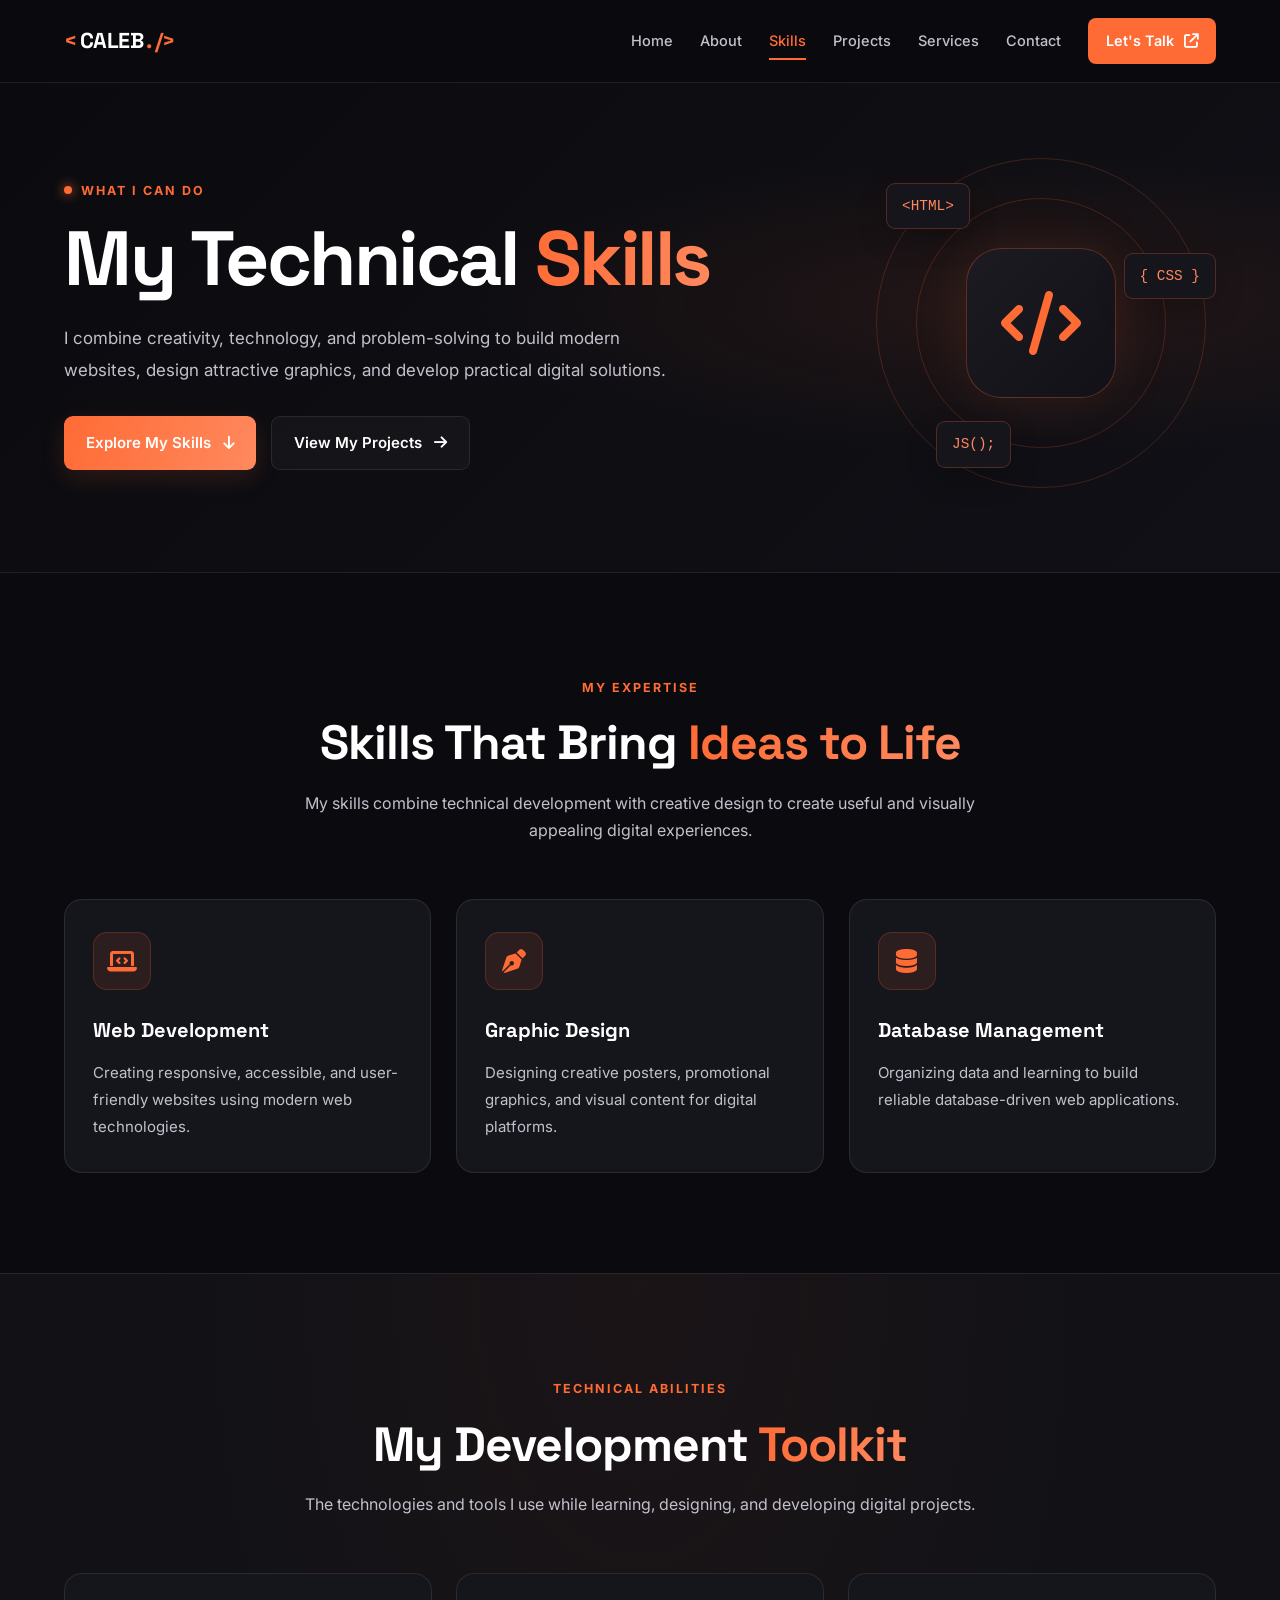
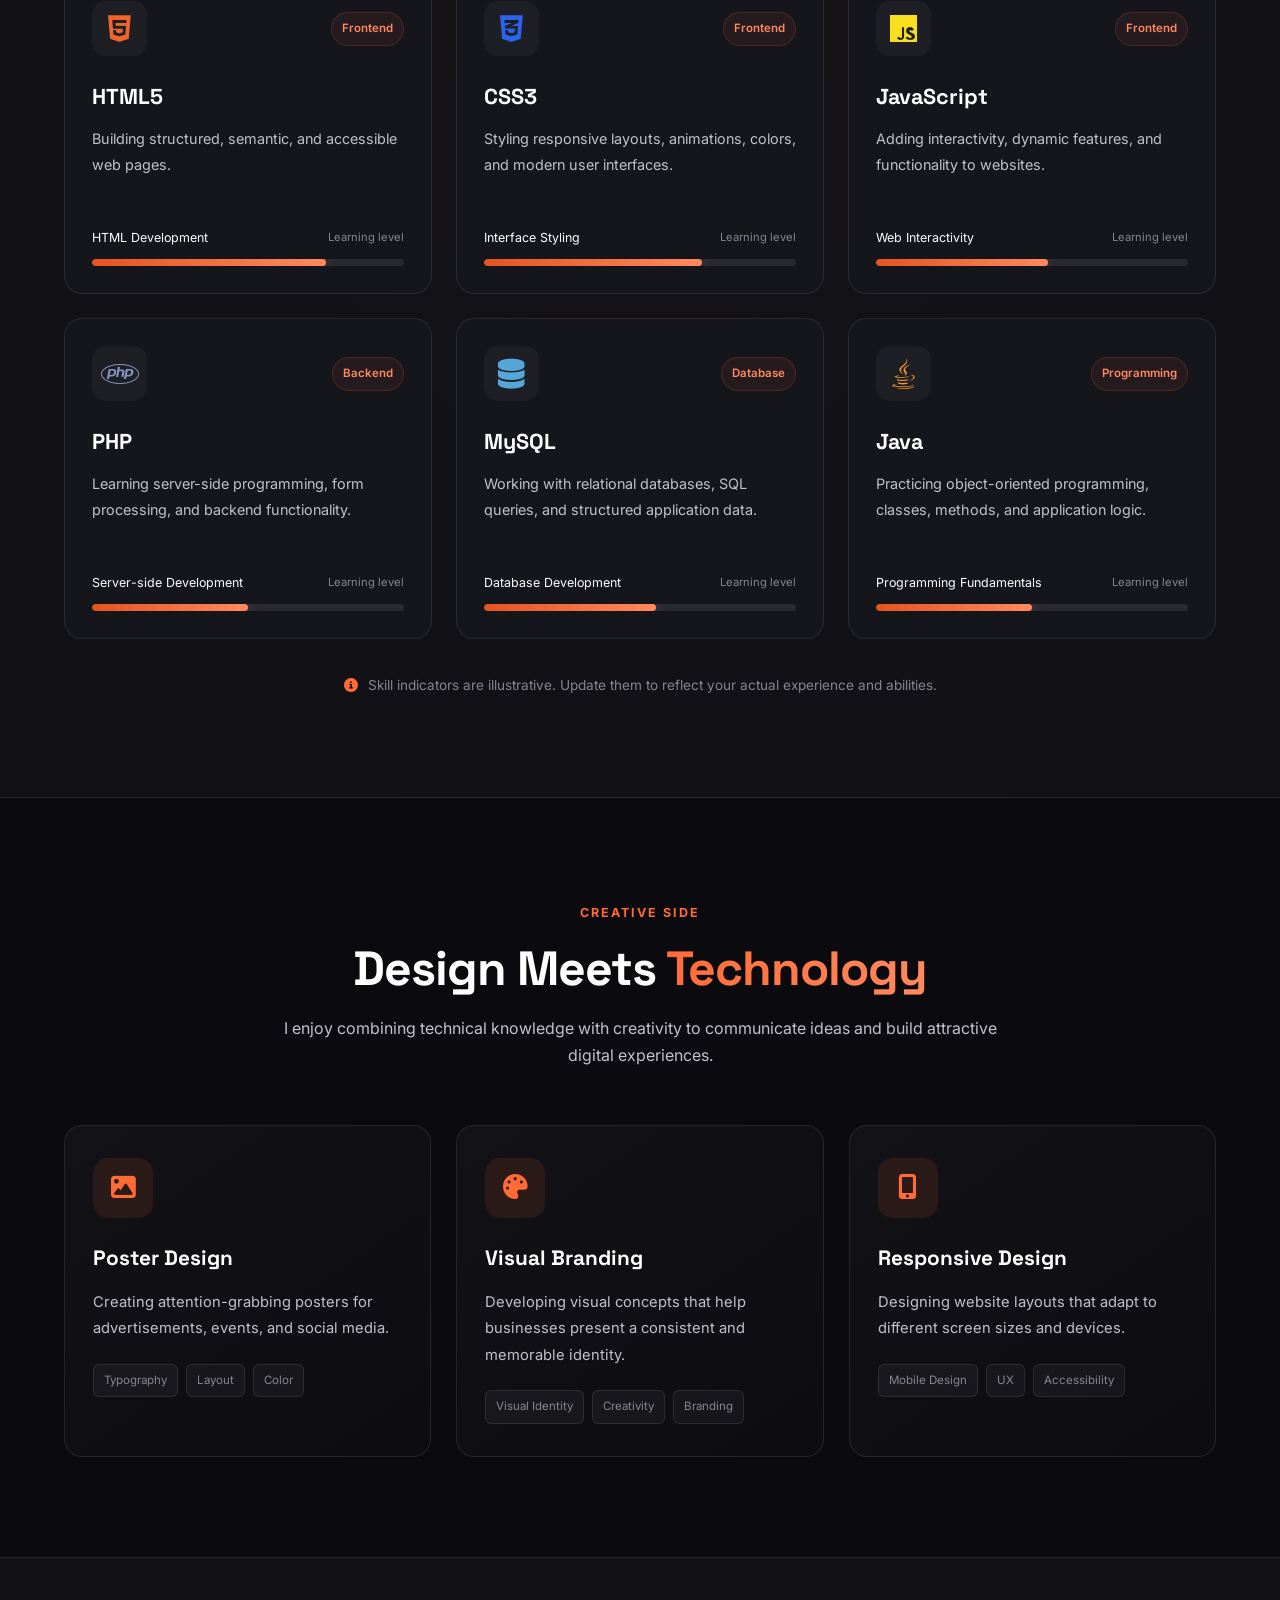
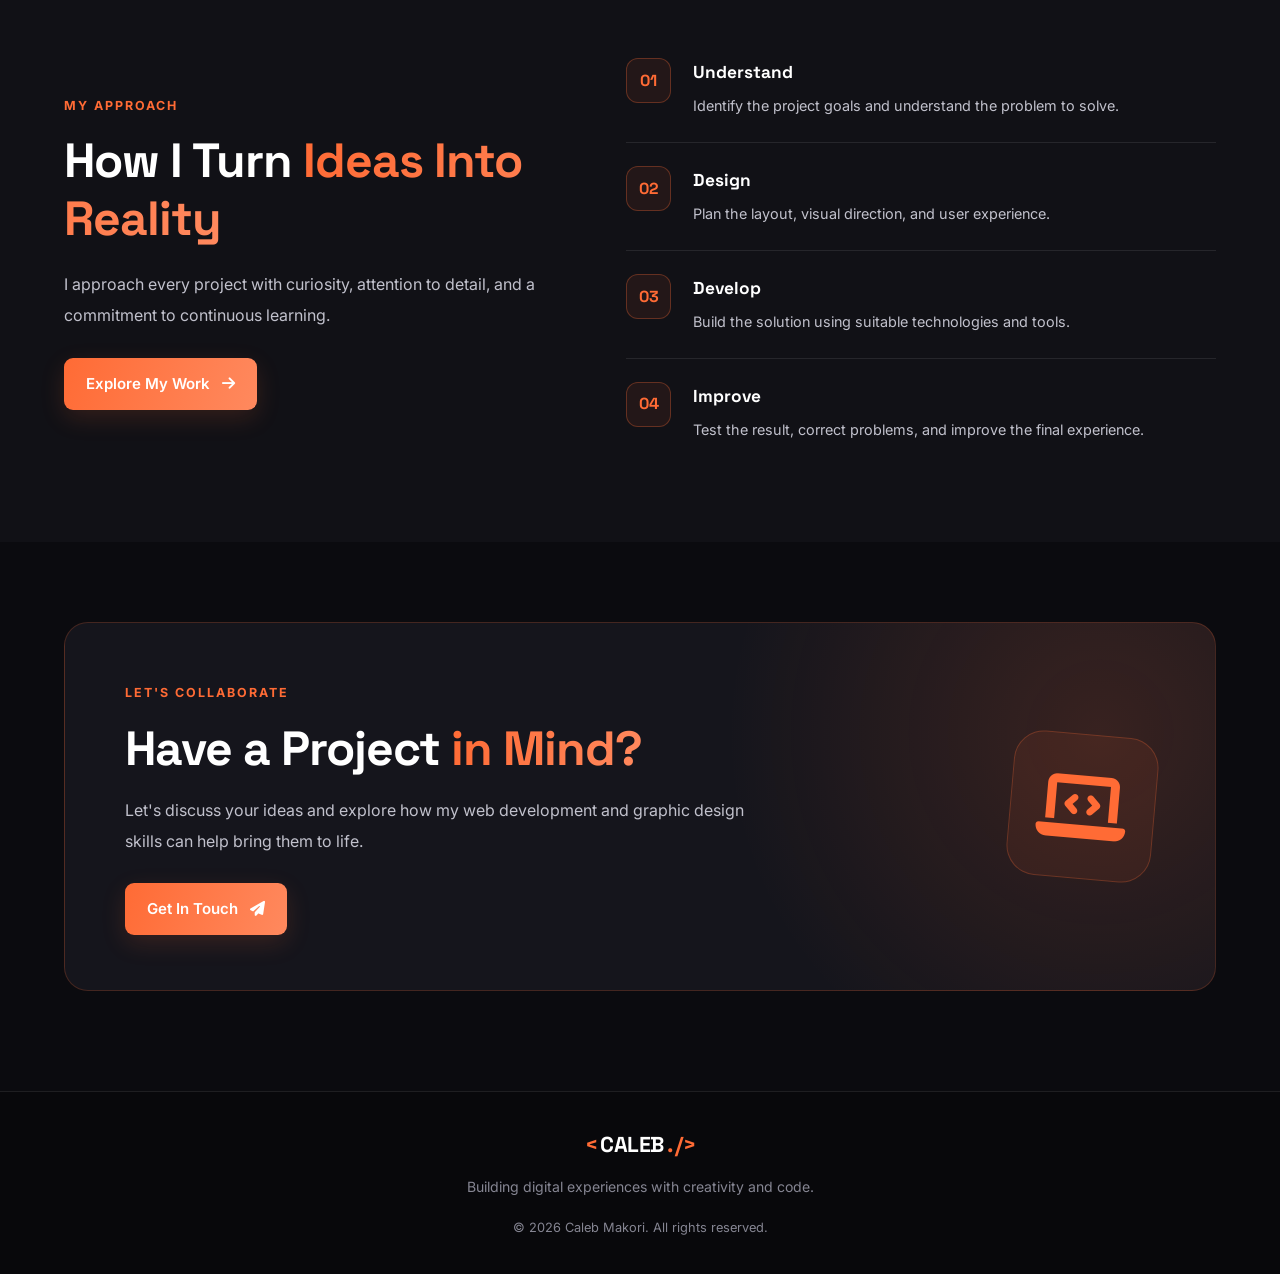
<file: FRONTEND/skills.html>
<!DOCTYPE html>
<html lang="en">
<head>
    <meta charset="UTF-8">
    <meta name="viewport" content="width=device-width, initial-scale=1.0">

    <meta name="description" content="Explore Caleb Makori's technical skills in web development, graphic design, programming, and database management.">

    <meta name="theme-color" content="#0b0b0f">

    <title>My Skills | Caleb Makori</title>

    <!-- Google Fonts -->
    <link rel="preconnect" href="https://fonts.googleapis.com">
    <link rel="preconnect" href="https://fonts.gstatic.com" crossorigin>

    <link href="https://fonts.googleapis.com/css2?family=Inter:wght@400;500;600;700&family=Space+Grotesk:wght@400;500;600;700&display=swap"
          rel="stylesheet">

    <!-- Font Awesome Icons -->
    <link rel="stylesheet"
          href="https://cdnjs.cloudflare.com/ajax/libs/font-awesome/6.7.2/css/all.min.css">

    <!-- Main Stylesheet -->
    <link rel="stylesheet" href="styles/skills.css">

</head>

<body>

    <!-- Preloader -->
    <div class="preloader" id="preloader" aria-label="Loading website">
        <div class="loader"></div>
        <span>LOADING PORTFOLIO...</span>
    </div>

    <!-- Header -->
    <header class="header" id="header">
        <div class="container header-container">

            <a href="index.html" class="logo" aria-label="Caleb Makori home">
                <span class="logo-bracket">&lt;</span>
                CALEB<span class="logo-highlight">.</span>
                <span class="logo-bracket">/&gt;</span>
            </a>

            <nav class="navigation" id="navigation"
                 aria-label="Main navigation">

                <a href="index.html" class="nav-link">Home</a>

                <a href="about me.html" class="nav-link">About</a>

                <a href="skills.html" class="nav-link active"
                   aria-current="page">Skills</a>

                <a href="projects.html" class="nav-link">Projects</a>

                <a href="services.html" class="nav-link">Services</a>

                <a href="contact.html" class="nav-link">Contact</a>

                <a href="contact.html" class="nav-cta">
                    Let's Talk
                    <i class="fa-solid fa-arrow-up-right-from-square"
                       aria-hidden="true"></i>
                </a>

            </nav>

            <button class="menu-toggle"
                    id="menu-toggle"
                    type="button"
                    aria-label="Open navigation menu"
                    aria-controls="navigation"
                    aria-expanded="false">

                <i class="fa-solid fa-bars" aria-hidden="true"></i>

            </button>

        </div>
    </header>

    <main>

        <!-- Skills Hero -->
        <section class="skills-hero">

            <div class="container">

                <div class="skills-hero-content">

                    <span class="section-label">
                        <span class="status-dot"></span>
                        WHAT I CAN DO
                    </span>

                    <h1>
                        My Technical
                        <span class="gradient-text">Skills</span>
                    </h1>

                    <p>
                        I combine creativity, technology, and problem-solving
                        to build modern websites, design attractive graphics,
                        and develop practical digital solutions.
                    </p>

                    <div class="skills-hero-buttons">

                        <a href="#technical-skills" class="btn btn-primary">
                            Explore My Skills
                            <i class="fa-solid fa-arrow-down"
                               aria-hidden="true"></i>
                        </a>

                        <a href="projects.html" class="btn btn-secondary">
                            View My Projects
                            <i class="fa-solid fa-arrow-right"
                               aria-hidden="true"></i>
                        </a>

                    </div>

                </div>

                <div class="skills-hero-decoration" aria-hidden="true">
                    <div class="decoration-circle circle-one"></div>
                    <div class="decoration-circle circle-two"></div>
                    <div class="decoration-icon">
                        <i class="fa-solid fa-code"></i>
                    </div>
                    <span class="floating-code code-one">&lt;HTML&gt;</span>
                    <span class="floating-code code-two">{ CSS }</span>
                    <span class="floating-code code-three">JS();</span>
                </div>

            </div>

        </section>

        <!-- Skills Overview -->
        <section class="skills-overview section-padding">

            <div class="container">

                <div class="section-heading">
                    <span class="section-label">MY EXPERTISE</span>

                    <h2>
                        Skills That Bring
                        <span class="gradient-text">Ideas to Life</span>
                    </h2>

                    <p>
                        My skills combine technical development with creative
                        design to create useful and visually appealing
                        digital experiences.
                    </p>
                </div>

                <div class="overview-grid">

                    <article class="overview-card">
                        <div class="overview-icon">
                            <i class="fa-solid fa-laptop-code"
                               aria-hidden="true"></i>
                        </div>

                        <h3>Web Development</h3>

                        <p>
                            Creating responsive, accessible, and user-friendly
                            websites using modern web technologies.
                        </p>
                    </article>

                    <article class="overview-card">
                        <div class="overview-icon">
                            <i class="fa-solid fa-pen-nib"
                               aria-hidden="true"></i>
                        </div>

                        <h3>Graphic Design</h3>

                        <p>
                            Designing creative posters, promotional graphics,
                            and visual content for digital platforms.
                        </p>
                    </article>

                    <article class="overview-card">
                        <div class="overview-icon">
                            <i class="fa-solid fa-database"
                               aria-hidden="true"></i>
                        </div>

                        <h3>Database Management</h3>

                        <p>
                            Organizing data and learning to build reliable
                            database-driven web applications.
                        </p>
                    </article>

                </div>

            </div>

        </section>

        <!-- Technical Skills -->
        <section class="technical-skills section-padding"
                 id="technical-skills">

            <div class="container">

                <div class="section-heading">
                    <span class="section-label">TECHNICAL ABILITIES</span>

                    <h2>
                        My Development
                        <span class="gradient-text">Toolkit</span>
                    </h2>

                    <p>
                        The technologies and tools I use while learning,
                        designing, and developing digital projects.
                    </p>
                </div>

                <div class="technical-grid">

                    <!-- HTML -->
                    <article class="skill-card">

                        <div class="skill-card-top">
                            <div class="skill-icon html-icon">
                                <i class="fa-brands fa-html5"
                                   aria-hidden="true"></i>
                            </div>

                            <span class="skill-category">Frontend</span>
                        </div>

                        <h3>HTML5</h3>

                        <p>
                            Building structured, semantic, and accessible
                            web pages.
                        </p>

                        <div class="skill-progress-info">
                            <span>HTML Development</span>
                            <span class="skill-level">Learning level</span>
                        </div>

                        <div class="skill-progress"
                             role="progressbar"
                             aria-label="HTML skill level"
                             aria-valuemin="0"
                             aria-valuemax="100"
                             aria-valuenow="75">

                            <span class="progress-fill"
                                  data-progress="75"></span>
                        </div>

                    </article>

                    <!-- CSS -->
                    <article class="skill-card">

                        <div class="skill-card-top">
                            <div class="skill-icon css-icon">
                                <i class="fa-brands fa-css3-alt"
                                   aria-hidden="true"></i>
                            </div>

                            <span class="skill-category">Frontend</span>
                        </div>

                        <h3>CSS3</h3>

                        <p>
                            Styling responsive layouts, animations,
                            colors, and modern user interfaces.
                        </p>

                        <div class="skill-progress-info">
                            <span>Interface Styling</span>
                            <span class="skill-level">Learning level</span>
                        </div>

                        <div class="skill-progress"
                             role="progressbar"
                             aria-label="CSS skill level"
                             aria-valuemin="0"
                             aria-valuemax="100"
                             aria-valuenow="70">

                            <span class="progress-fill"
                                  data-progress="70"></span>
                        </div>

                    </article>

                    <!-- JavaScript -->
                    <article class="skill-card">

                        <div class="skill-card-top">
                            <div class="skill-icon js-icon">
                                <i class="fa-brands fa-js"
                                   aria-hidden="true"></i>
                            </div>

                            <span class="skill-category">Frontend</span>
                        </div>

                        <h3>JavaScript</h3>

                        <p>
                            Adding interactivity, dynamic features,
                            and functionality to websites.
                        </p>

                        <div class="skill-progress-info">
                            <span>Web Interactivity</span>
                            <span class="skill-level">Learning level</span>
                        </div>

                        <div class="skill-progress"
                             role="progressbar"
                             aria-label="JavaScript skill level"
                             aria-valuemin="0"
                             aria-valuemax="100"
                             aria-valuenow="55">

                            <span class="progress-fill"
                                  data-progress="55"></span>
                        </div>

                    </article>

                    <!-- PHP -->
                    <article class="skill-card">

                        <div class="skill-card-top">
                            <div class="skill-icon php-icon">
                                <i class="fa-brands fa-php"
                                   aria-hidden="true"></i>
                            </div>

                            <span class="skill-category">Backend</span>
                        </div>

                        <h3>PHP</h3>

                        <p>
                            Learning server-side programming, form
                            processing, and backend functionality.
                        </p>

                        <div class="skill-progress-info">
                            <span>Server-side Development</span>
                            <span class="skill-level">Learning level</span>
                        </div>

                        <div class="skill-progress"
                             role="progressbar"
                             aria-label="PHP skill level"
                             aria-valuemin="0"
                             aria-valuemax="100"
                             aria-valuenow="50">

                            <span class="progress-fill"
                                  data-progress="50"></span>
                        </div>

                    </article>

                    <!-- MySQL -->
                    <article class="skill-card">

                        <div class="skill-card-top">
                            <div class="skill-icon mysql-icon">
                                <i class="fa-solid fa-database"
                                   aria-hidden="true"></i>
                            </div>

                            <span class="skill-category">Database</span>
                        </div>

                        <h3>MySQL</h3>

                        <p>
                            Working with relational databases, SQL queries,
                            and structured application data.
                        </p>

                        <div class="skill-progress-info">
                            <span>Database Development</span>
                            <span class="skill-level">Learning level</span>
                        </div>

                        <div class="skill-progress"
                             role="progressbar"
                             aria-label="MySQL skill level"
                             aria-valuemin="0"
                             aria-valuemax="100"
                             aria-valuenow="55">

                            <span class="progress-fill"
                                  data-progress="55"></span>
                        </div>

                    </article>

                    <!-- Java -->
                    <article class="skill-card">

                        <div class="skill-card-top">
                            <div class="skill-icon java-icon">
                                <i class="fa-brands fa-java"
                                   aria-hidden="true"></i>
                            </div>

                            <span class="skill-category">Programming</span>
                        </div>

                        <h3>Java</h3>

                        <p>
                            Practicing object-oriented programming,
                            classes, methods, and application logic.
                        </p>

                        <div class="skill-progress-info">
                            <span>Programming Fundamentals</span>
                            <span class="skill-level">Learning level</span>
                        </div>

                        <div class="skill-progress"
                             role="progressbar"
                             aria-label="Java skill level"
                             aria-valuemin="0"
                             aria-valuemax="100"
                             aria-valuenow="50">

                            <span class="progress-fill"
                                  data-progress="50"></span>
                        </div>

                    </article>

                </div>

                <p class="skills-note">
                    <i class="fa-solid fa-circle-info"
                       aria-hidden="true"></i>

                    Skill indicators are illustrative. Update them to reflect
                    your actual experience and abilities.
                </p>

            </div>

        </section>

        <!-- Creative Skills -->
        <section class="creative-skills section-padding">

            <div class="container">

                <div class="section-heading">
                    <span class="section-label">CREATIVE SIDE</span>

                    <h2>
                        Design Meets
                        <span class="gradient-text">Technology</span>
                    </h2>

                    <p>
                        I enjoy combining technical knowledge with creativity
                        to communicate ideas and build attractive digital
                        experiences.
                    </p>
                </div>

                <div class="creative-grid">

                    <article class="creative-card">
                        <div class="creative-icon">
                            <i class="fa-solid fa-image"
                               aria-hidden="true"></i>
                        </div>

                        <h3>Poster Design</h3>

                        <p>
                            Creating attention-grabbing posters for
                            advertisements, events, and social media.
                        </p>

                        <div class="tag-list">
                            <span>Typography</span>
                            <span>Layout</span>
                            <span>Color</span>
                        </div>
                    </article>

                    <article class="creative-card">
                        <div class="creative-icon">
                            <i class="fa-solid fa-palette"
                               aria-hidden="true"></i>
                        </div>

                        <h3>Visual Branding</h3>

                        <p>
                            Developing visual concepts that help businesses
                            present a consistent and memorable identity.
                        </p>

                        <div class="tag-list">
                            <span>Visual Identity</span>
                            <span>Creativity</span>
                            <span>Branding</span>
                        </div>
                    </article>

                    <article class="creative-card">
                        <div class="creative-icon">
                            <i class="fa-solid fa-mobile-screen-button"
                               aria-hidden="true"></i>
                        </div>

                        <h3>Responsive Design</h3>

                        <p>
                            Designing website layouts that adapt to
                            different screen sizes and devices.
                        </p>

                        <div class="tag-list">
                            <span>Mobile Design</span>
                            <span>UX</span>
                            <span>Accessibility</span>
                        </div>
                    </article>

                </div>

            </div>

        </section>

        <!-- Workflow -->
        <section class="workflow-section section-padding">

            <div class="container workflow-container">

                <div class="workflow-content">

                    <span class="section-label">MY APPROACH</span>

                    <h2>
                        How I Turn
                        <span class="gradient-text">Ideas Into Reality</span>
                    </h2>

                    <p>
                        I approach every project with curiosity, attention
                        to detail, and a commitment to continuous learning.
                    </p>

                    <a href="projects.html" class="btn btn-primary">
                        Explore My Work
                        <i class="fa-solid fa-arrow-right"
                           aria-hidden="true"></i>
                    </a>

                </div>

                <div class="workflow-steps">

                    <article class="workflow-step">
                        <span class="step-number">01</span>

                        <div>
                            <h3>Understand</h3>
                            <p>
                                Identify the project goals and understand
                                the problem to solve.
                            </p>
                        </div>
                    </article>

                    <article class="workflow-step">
                        <span class="step-number">02</span>

                        <div>
                            <h3>Design</h3>
                            <p>
                                Plan the layout, visual direction,
                                and user experience.
                            </p>
                        </div>
                    </article>

                    <article class="workflow-step">
                        <span class="step-number">03</span>

                        <div>
                            <h3>Develop</h3>
                            <p>
                                Build the solution using suitable
                                technologies and tools.
                            </p>
                        </div>
                    </article>

                    <article class="workflow-step">
                        <span class="step-number">04</span>

                        <div>
                            <h3>Improve</h3>
                            <p>
                                Test the result, correct problems,
                                and improve the final experience.
                            </p>
                        </div>
                    </article>

                </div>

            </div>

        </section>

        <!-- Call To Action -->
        <section class="skills-cta section-padding">

            <div class="container">

                <div class="cta-box">

                    <div class="cta-content">
                        <span class="section-label">LET'S COLLABORATE</span>

                        <h2>
                            Have a Project
                            <span class="gradient-text">in Mind?</span>
                        </h2>

                        <p>
                            Let's discuss your ideas and explore how my
                            web development and graphic design skills
                            can help bring them to life.
                        </p>

                        <a href="contact.html" class="btn btn-primary">
                            Get In Touch
                            <i class="fa-solid fa-paper-plane"
                               aria-hidden="true"></i>
                        </a>
                    </div>

                    <div class="cta-icon" aria-hidden="true">
                        <i class="fa-solid fa-laptop-code"></i>
                    </div>

                </div>

            </div>

        </section>

    </main>

    <!-- Footer -->
    <footer class="footer">

        <div class="container footer-content">

            <a href="index.html" class="logo">
                <span class="logo-bracket">&lt;</span>
                CALEB<span class="logo-highlight">.</span>
                <span class="logo-bracket">/&gt;</span>
            </a>

            <p>
                Building digital experiences with creativity and code.
            </p>

            <p class="copyright">
                &copy; <span id="current-year"></span>
                Caleb Makori. All rights reserved.
            </p>

        </div>

    </footer>

    <!-- Back To Top -->
    <button class="back-to-top"
            id="back-to-top"
            type="button"
            aria-label="Back to top">

        <i class="fa-solid fa-arrow-up" aria-hidden="true"></i>

    </button>

    
    <!-- Shared JavaScript -->
    <script src="scripts/skills.js"></script>

</body>
</html>
</file>
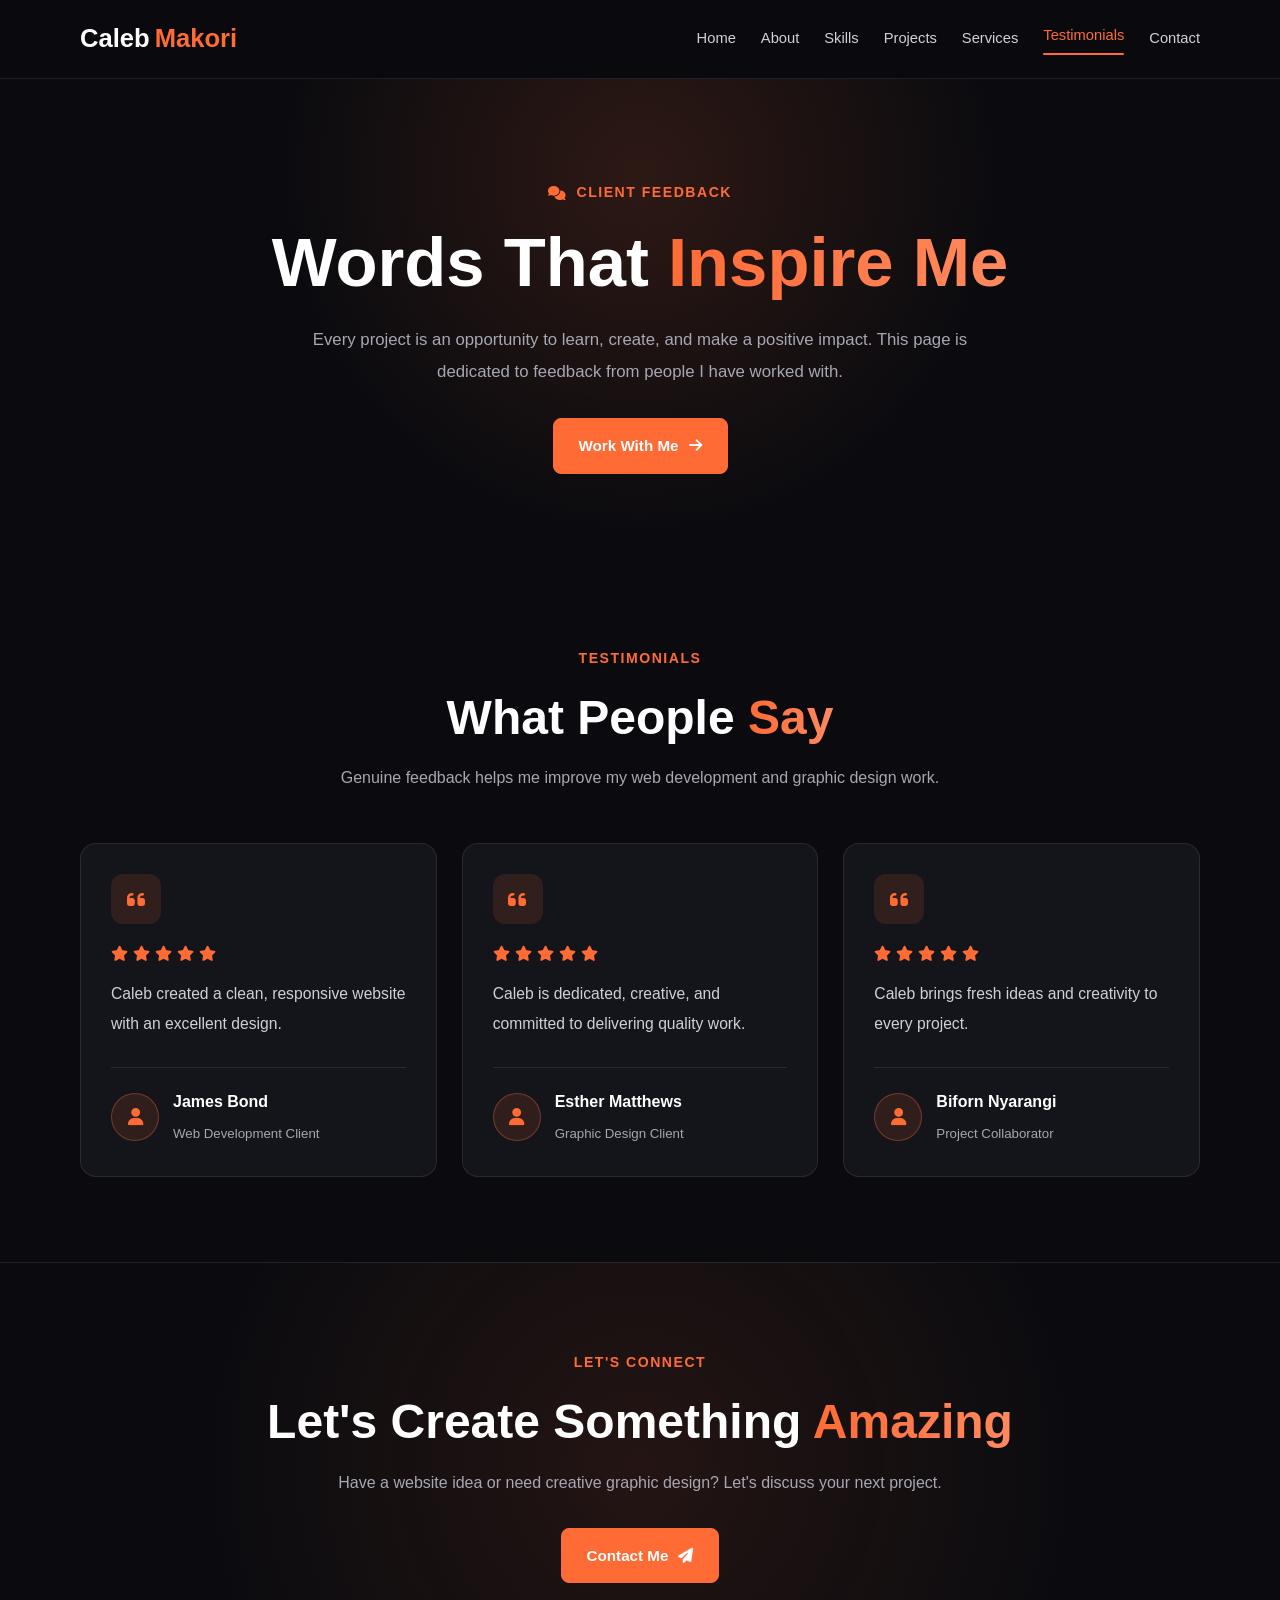
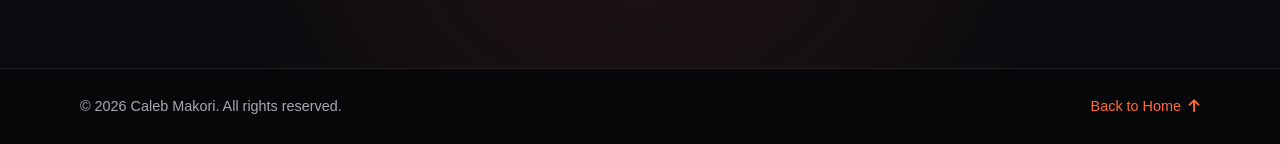
<file: FRONTEND/testimonials.html>
<!DOCTYPE html>
<html lang="en">
<head>
    <meta charset="UTF-8">
    <meta name="viewport" content="width=device-width, initial-scale=1.0">

    <meta name="description" content="Testimonials and feedback for Caleb Makori, web developer and graphic designer.">

    <title>Testimonials | Caleb Makori</title>

    <!-- Shared and page-specific stylesheets -->
    <link rel="stylesheet" href="styles/testimonials.css">

    <!-- Font Awesome icons -->
    <link rel="stylesheet"
          href="https://cdnjs.cloudflare.com/ajax/libs/font-awesome/6.7.2/css/all.min.css">

</head>

<body>

    <!-- Preloader -->
    <div class="preloader" id="preloader" aria-label="Loading page">
        <div class="loader"></div>
    </div>

    <!-- Header -->
    <header class="header" id="header">
        <div class="container header-container">

            <a href="index.html" class="logo">
                Caleb<span>Makori</span>
            </a>

            <button
                class="menu-toggle"
                id="menu-toggle"
                type="button"
                aria-label="Open navigation menu"
                aria-controls="navigation"
                aria-expanded="false">

                <i class="fas fa-bars" aria-hidden="true"></i>
            </button>

            <nav class="navigation" id="navigation" aria-label="Main navigation">
                <ul>
                    <li><a href="index.html">Home</a></li>
                    <li><a href="about me.html">About</a></li>
                    <li><a href="skills.html">Skills</a></li>
                    <li><a href="projects.html">Projects</a></li>
                    <li><a href="services.html">Services</a></li>
                    <li><a href="testimonials.html" class="active" aria-current="page">Testimonials</a></li>
                    <li><a href="contact.html">Contact</a></li>
                </ul>
            </nav>

        </div>
    </header>

    <main>

        <!-- Hero Section -->
        <section class="testimonials-hero">
            <div class="container hero-content reveal">

                <span class="section-label">
                    <i class="fas fa-comments" aria-hidden="true"></i>
                    Client Feedback
                </span>

                <h1>
                    Words That <span class="gradient-text">Inspire Me</span>
                </h1>

                <p>
                    Every project is an opportunity to learn, create,
                    and make a positive impact. This page is dedicated
                    to feedback from people I have worked with.
                </p>

                <a href="contact.html" class="btn primary-btn">
                    Work With Me
                    <i class="fas fa-arrow-right" aria-hidden="true"></i>
                </a>

            </div>
        </section>

        <!-- Testimonials Section -->
        <section class="testimonials-section section-padding">
            <div class="container">

                <div class="section-heading reveal">
                    <span class="section-label">Testimonials</span>
                    <h2>What People <span class="gradient-text">Say</span></h2>

                    <p>
                        Genuine feedback helps me improve my web development
                        and graphic design work.
                    </p>
                </div>

                <!--
                    DEMO CONTENT:
                    These cards are examples, not real testimonials.
                    Replace them with genuine feedback before publishing.
                -->
                <div class="testimonial-grid">

                    <!-- Example Card 1 -->
                    <article class="testimonial-card reveal">

                        <div class="quote-icon">
                            <i class="fas fa-quote-left" aria-hidden="true"></i>
                        </div>

                        <div class="testimonial-stars"
                             aria-label="Example rating: five out of five stars">
                            <i class="fas fa-star" aria-hidden="true"></i>
                            <i class="fas fa-star" aria-hidden="true"></i>
                            <i class="fas fa-star" aria-hidden="true"></i>
                            <i class="fas fa-star" aria-hidden="true"></i>
                            <i class="fas fa-star" aria-hidden="true"></i>
                        </div>

                        <p class="testimonial-text">

                         Caleb created a clean, responsive website with an excellent design.
                        </p>

                        <div class="testimonial-author">
                            <div class="author-avatar" aria-hidden="true">
                                <i class="fas fa-user"></i>
                            </div>

                            <div>
                                <h3>James Bond</h3>
                                <span>Web Development Client</span>
                            </div>
                        </div>

                    </article>

                    <!-- Example Card 2 -->
                    <article class="testimonial-card reveal">

                        <div class="quote-icon">
                            <i class="fas fa-quote-left" aria-hidden="true"></i>
                        </div>

                        <div class="testimonial-stars"
                             aria-label="Example rating: five out of five stars">
                            <i class="fas fa-star" aria-hidden="true"></i>
                            <i class="fas fa-star" aria-hidden="true"></i>
                            <i class="fas fa-star" aria-hidden="true"></i>
                            <i class="fas fa-star" aria-hidden="true"></i>
                            <i class="fas fa-star" aria-hidden="true"></i>
                        </div>

                        <p class="testimonial-text">
                            
Caleb is dedicated, creative, and committed to delivering quality work.
                        </p>

                        <div class="testimonial-author">
                            <div class="author-avatar" aria-hidden="true">
                                <i class="fas fa-user"></i>
                            </div>

                            <div>
                                <h3>Esther Matthews</h3>
                                <span>Graphic Design Client</span>
                            </div>
                        </div>

                    </article>

                    <!-- Example Card 3 -->
                    <article class="testimonial-card reveal">

                        <div class="quote-icon">
                            <i class="fas fa-quote-left" aria-hidden="true"></i>
                        </div>

                        <div class="testimonial-stars"
                             aria-label="Example rating: five out of five stars">
                            <i class="fas fa-star" aria-hidden="true"></i>
                            <i class="fas fa-star" aria-hidden="true"></i>
                            <i class="fas fa-star" aria-hidden="true"></i>
                            <i class="fas fa-star" aria-hidden="true"></i>
                            <i class="fas fa-star" aria-hidden="true"></i>
                        </div>

                        <p class="testimonial-text">
                            
                         Caleb brings fresh ideas and creativity to every project.
                        </p>

                        <div class="testimonial-author">
                            <div class="author-avatar" aria-hidden="true">
                                <i class="fas fa-user"></i>
                            </div>

                            <div>
                                <h3>Biforn Nyarangi</h3>
                                <span>Project Collaborator</span>
                            </div>
                        </div>

                    </article>

                </div>

            

            </div>
        </section>

        <!-- Call to Action -->
        <section class="testimonial-cta">
            <div class="container cta-content reveal">

                <span class="section-label">Let's Connect</span>

                <h2>
                    Let's Create Something
                    <span class="gradient-text">Amazing</span>
                </h2>

                <p>
                    Have a website idea or need creative graphic design?
                    Let's discuss your next project.
                </p>

                <a href="contact.html" class="btn primary-btn">
                    Contact Me
                    <i class="fas fa-paper-plane" aria-hidden="true"></i>
                </a>

            </div>
        </section>

    </main>

    <!-- Footer -->
    <footer class="footer">
        <div class="container footer-content">

            <p>
                &copy; <span id="current-year"></span>
                Caleb Makori. All rights reserved.
            </p>

            <a href="index.html" class="footer-link">
                Back to Home
                <i class="fas fa-arrow-up" aria-hidden="true"></i>
            </a>

        </div>
    </footer>

    <!-- Back to top -->
    <button
        id="back-to-top"
        class="back-to-top"
        type="button"
        aria-label="Back to top">

        <i class="fas fa-arrow-up" aria-hidden="true"></i>
    </button>


    <script src="scripts/testimonials.js"></script>
</body>
</html>
</file>
<file: FRONTEND/styles/style.css>
/* =========================================
   CALEB MAKORI PORTFOLIO
   Main stylesheet: styles/style.css
   Theme: Dark + Orange
========================================= */

/* ---------- ROOT VARIABLES ---------- */
:root {
    --bg: #0b0b0f;
    --bg-secondary: #101016;
    --card: #15151e;
    --card-hover: #1b1b26;

    --orange: #ff6b35;
    --orange-light: #ff895e;
    --orange-glow: rgba(255, 107, 53, 0.18);

    --white: #ffffff;
    --text: #d1d1da;
    --muted: #92929f;
    --border: rgba(255, 255, 255, 0.09);

    --font-main: "Inter", sans-serif;
    --font-heading: "Space Grotesk", sans-serif;

    --radius: 16px;
    --transition: 0.3s ease;
    --container: 1200px;
}

/* ---------- RESET ---------- */
* {
    margin: 0;
    padding: 0;
    box-sizing: border-box;
}

html {
    scroll-behavior: smooth;
    scroll-padding-top: 90px;
}

body {
    font-family: var(--font-main);
    background: var(--bg);
    color: var(--white);
    line-height: 1.7;
    overflow-x: hidden;
}

body,
button,
input,
textarea,
select {
    font-family: var(--font-main);
}

img {
    display: block;
    max-width: 100%;
}

a {
    color: inherit;
    text-decoration: none;
}

button {
    font: inherit;
}

button,
a {
    -webkit-tap-highlight-color: transparent;
}

ul {
    list-style: none;
}

::selection {
    color: var(--white);
    background: var(--orange);
}

.container {
    width: min(90%, var(--container));
    margin: 0 auto;
}

.section {
    padding: 110px 0;
    position: relative;
}

.highlight-text {
    color: var(--orange);
}

.orange-dot {
    color: var(--orange);
}

.section-heading {
    max-width: 700px;
    margin: 0 auto 55px;
    text-align: center;
}

.section-tag {
    display: inline-block;
    margin-bottom: 15px;
    color: var(--orange);
    font-size: 0.76rem;
    font-weight: 800;
    letter-spacing: 2px;
    text-transform: uppercase;
}

.section-heading h2 {
    margin-bottom: 16px;
    font-family: var(--font-heading);
    font-size: clamp(2rem, 4vw, 3.2rem);
    line-height: 1.2;
}

.section-heading > p {
    color: var(--muted);
    font-size: 1rem;
}

/* ---------- PRELOADER ---------- */
.preloader {
    position: fixed;
    inset: 0;
    z-index: 99999;
    display: flex;
    flex-direction: column;
    align-items: center;
    justify-content: center;
    gap: 20px;
    background: var(--bg);
    color: var(--orange);
    font-size: 0.75rem;
    font-weight: 700;
    letter-spacing: 2px;
    transition: opacity 0.4s ease, visibility 0.4s ease;
}

.preloader.loaded {
    opacity: 0;
    visibility: hidden;
    pointer-events: none;
}

.loader {
    width: 48px;
    height: 48px;
    border: 3px solid rgba(255, 107, 53, 0.15);
    border-top-color: var(--orange);
    border-radius: 50%;
    animation: spin 0.8s linear infinite;
}

@keyframes spin {
    to {
        transform: rotate(360deg);
    }
}

/* =========================================
   HEADER AND NAVIGATION
========================================= */

.header {
    position: sticky;
    top: 0;
    z-index: 1000;
    width: 100%;
    background: rgba(11, 11, 15, 0.94);
    border-bottom: 1px solid var(--border);
    backdrop-filter: blur(16px);
    -webkit-backdrop-filter: blur(16px);
    transition: box-shadow var(--transition),
                background var(--transition);
}

.header.scrolled {
    background: rgba(11, 11, 15, 0.98);
    box-shadow: 0 8px 30px rgba(0, 0, 0, 0.25);
}

.navbar {
    min-height: 82px;
    display: flex;
    align-items: center;
    justify-content: space-between;
    gap: 25px;
}

/* Logo */
.logo {
    display: inline-flex;
    align-items: center;
    gap: 2px;
    color: var(--white);
    font-family: var(--font-heading);
    font-size: 1.65rem;
    font-weight: 800;
    letter-spacing: -1px;
    white-space: nowrap;
}

.logo-bracket {
    color: var(--orange);
    font-size: 1.2rem;
}

.logo-highlight {
    color: var(--orange);
}

/* Navigation links */
.navigation {
    display: flex;
    align-items: center;
    gap: 5px;
}

.nav-link {
    position: relative;
    padding: 10px 12px;
    color: var(--text);
    font-size: 0.86rem;
    font-weight: 600;
    border-radius: 8px;
    transition: color var(--transition),
                background var(--transition);
}

.nav-link:hover,
.nav-link.active {
    color: var(--orange);
    background: rgba(255, 107, 53, 0.07);
}

.nav-link::after {
    content: "";
    position: absolute;
    left: 12px;
    right: 12px;
    bottom: 4px;
    height: 2px;
    background: var(--orange);
    border-radius: 10px;
    transform: scaleX(0);
    transition: transform var(--transition);
}

.nav-link:hover::after,
.nav-link.active::after {
    transform: scaleX(1);
}

/* Let's Talk button */
.nav-cta {
    display: inline-flex;
    align-items: center;
    justify-content: center;
    gap: 9px;
    margin-left: 8px;
    padding: 11px 17px;
    color: var(--white);
    background: var(--orange);
    border: 1px solid var(--orange);
    border-radius: 9px;
    font-size: 0.85rem;
    font-weight: 700;
    transition: background var(--transition),
                transform var(--transition),
                box-shadow var(--transition);
}

.nav-cta:hover {
    background: var(--orange-light);
    transform: translateY(-2px);
    box-shadow: 0 8px 25px var(--orange-glow);
}

/* Mobile menu button */
.menu-toggle {
    display: none;
    align-items: center;
    justify-content: center;
    width: 44px;
    height: 44px;
    color: var(--orange);
    background: rgba(255, 107, 53, 0.08);
    border: 1px solid rgba(255, 107, 53, 0.3);
    border-radius: 10px;
    font-size: 1.25rem;
    cursor: pointer;
    transition: background var(--transition);
}

.menu-toggle:hover {
    background: rgba(255, 107, 53, 0.18);
}

.nav-link:focus-visible,
.nav-cta:focus-visible,
.menu-toggle:focus-visible,
.btn:focus-visible {
    outline: 2px solid var(--orange-light);
    outline-offset: 4px;
}

/* =========================================
   HERO SECTION
========================================= */

.hero {
    position: relative;
    display: flex;
    align-items: center;
    min-height: 690px;
    padding: 90px 0 115px;
    overflow: hidden;
    isolation: isolate;
}

.hero-container {
    position: relative;
    z-index: 2;
    display: grid;
    grid-template-columns: 1.1fr 0.9fr;
    align-items: center;
    gap: 65px;
}

.hero-content {
    animation: slideInLeft 0.8s ease both;
}

.availability {
    display: inline-flex;
    align-items: center;
    gap: 11px;
    margin-bottom: 25px;
    padding: 9px 15px;
    color: var(--text);
    background: rgba(255, 255, 255, 0.035);
    border: 1px solid var(--border);
    border-radius: 50px;
    font-size: 0.7rem;
    font-weight: 700;
    letter-spacing: 1.5px;
}

.availability-dot {
    width: 8px;
    height: 8px;
    background: #4ade80;
    border-radius: 50%;
    box-shadow: 0 0 12px rgba(74, 222, 128, 0.6);
    animation: pulse 2s infinite;
}

.hero-greeting {
    margin-bottom: 10px;
    color: var(--text);
    font-size: 1.15rem;
}

.hero-greeting span {
    color: var(--orange);
    font-weight: 700;
}

.hero h1 {
    margin-bottom: 20px;
    font-family: var(--font-heading);
    font-size: clamp(3rem, 5.6vw, 5.3rem);
    font-weight: 700;
    line-height: 1.08;
    letter-spacing: -3px;
}

.hero-subtitle {
    margin-bottom: 20px;
    color: #e4e4e9;
    font-size: clamp(1rem, 2vw, 1.3rem);
    font-weight: 600;
}

.separator {
    margin: 0 8px;
    color: var(--orange);
}

.hero-description {
    max-width: 580px;
    margin-bottom: 30px;
    color: var(--muted);
    font-size: 1rem;
    line-height: 1.9;
}

/* Hero buttons */
.hero-buttons {
    display: flex;
    flex-wrap: wrap;
    gap: 15px;
    margin-bottom: 38px;
}

.btn {
    display: inline-flex;
    align-items: center;
    justify-content: center;
    gap: 11px;
    min-height: 50px;
    padding: 13px 23px;
    border: 1px solid transparent;
    border-radius: 10px;
    font-size: 0.9rem;
    font-weight: 700;
    transition: transform var(--transition),
                background var(--transition),
                border-color var(--transition),
                box-shadow var(--transition);
}

.btn:hover {
    transform: translateY(-3px);
}

.btn-primary {
    color: var(--white);
    background: var(--orange);
    box-shadow: 0 8px 25px rgba(255, 107, 53, 0.12);
}

.btn-primary:hover {
    background: var(--orange-light);
    box-shadow: 0 12px 30px rgba(255, 107, 53, 0.25);
}

.btn-secondary {
    color: var(--white);
    background: transparent;
    border-color: rgba(255, 255, 255, 0.18);
}

.btn-secondary:hover {
    color: var(--orange);
    border-color: var(--orange);
    background: rgba(255, 107, 53, 0.05);
}

/* Social links */
.hero-socials {
    display: flex;
    align-items: center;
    gap: 17px;
}

.social-label {
    color: var(--muted);
    font-size: 0.7rem;
    font-weight: 800;
    letter-spacing: 1.5px;
}

.social-line {
    width: 35px;
    height: 1px;
    background: rgba(255, 255, 255, 0.2);
}

.social-link {
    display: flex;
    align-items: center;
    justify-content: center;
    width: 38px;
    height: 38px;
    color: var(--text);
    background: rgba(255, 255, 255, 0.04);
    border: 1px solid var(--border);
    border-radius: 50%;
    transition: color var(--transition),
                background var(--transition),
                transform var(--transition);
}

.social-link:hover {
    color: var(--white);
    background: var(--orange);
    border-color: var(--orange);
    transform: translateY(-4px);
}

/* Background glow */
.hero-glow {
    position: absolute;
    z-index: -1;
    width: 350px;
    height: 350px;
    border-radius: 50%;
    filter: blur(100px);
    opacity: 0.13;
    pointer-events: none;
}

.hero-glow-one {
    top: 0;
    left: -150px;
    background: var(--orange);
}

.hero-glow-two {
    right: -120px;
    bottom: 0;
    background: #6935ff;
}

/* =========================================
   HERO PROFILE VISUAL
========================================= */

.hero-visual {
    position: relative;
    display: flex;
    align-items: center;
    justify-content: center;
    min-height: 480px;
    animation: slideInRight 0.9s ease both;
}

.profile-frame {
    position: relative;
    z-index: 2;
    width: min(330px, 78%);
    aspect-ratio: 0.86;
    padding: 12px;
    background: linear-gradient(145deg, var(--orange), #4825a8);
    border-radius: 180px 180px 35px 35px;
    box-shadow: 0 25px 80px rgba(255, 107, 53, 0.14);
}

.profile-image-wrapper {
    position: relative;
    width: 100%;
    height: 100%;
    overflow: hidden;
    background: #191923;
    border-radius: 170px 170px 27px 27px;
}

.profile-image {
    width: 100%;
    height: 100%;
    object-fit: cover;
    object-position: center;
}

.profile-placeholder {
    width: 100%;
    height: 100%;
    flex-direction: column;
    align-items: center;
    justify-content: center;
    gap: 15px;
    color: var(--orange);
    background:
        radial-gradient(circle at center, rgba(255, 107, 53, 0.13), transparent 65%),
        #15151e;
}

.profile-placeholder i {
    font-size: 5rem;
}

.profile-placeholder span {
    font-size: 0.7rem;
    font-weight: 800;
    letter-spacing: 2px;
}

.profile-frame-border {
    position: absolute;
    z-index: -1;
    top: 25px;
    right: -25px;
    bottom: -25px;
    left: 25px;
    border: 1px solid rgba(255, 107, 53, 0.35);
    border-radius: 180px 180px 35px 35px;
}

/* Decorative orbits */
.visual-orbit {
    position: absolute;
    border: 1px solid rgba(255, 107, 53, 0.17);
    border-radius: 50%;
    pointer-events: none;
}

.orbit-one {
    width: 430px;
    height: 430px;
    animation: rotateOrbit 30s linear infinite;
}

.orbit-two {
    width: 510px;
    height: 510px;
    border-style: dashed;
    opacity: 0.5;
    animation: rotateOrbit 45s linear infinite reverse;
}

/* Floating cards */
.floating-card {
    position: absolute;
    z-index: 4;
    background: rgba(21, 21, 30, 0.95);
    border: 1px solid rgba(255, 255, 255, 0.12);
    border-radius: 13px;
    box-shadow: 0 15px 45px rgba(0, 0, 0, 0.3);
    backdrop-filter: blur(12px);
    -webkit-backdrop-filter: blur(12px);
}

.code-card {
    top: 35px;
    left: -5px;
    width: 225px;
    padding: 15px;
    animation: float 5s ease-in-out infinite;
}

.card-heading {
    display: flex;
    align-items: center;
    gap: 12px;
    padding-bottom: 12px;
    color: var(--muted);
    border-bottom: 1px solid var(--border);
    font-size: 0.72rem;
}

.window-dots {
    display: flex;
    gap: 4px;
}

.window-dots span {
    width: 7px;
    height: 7px;
    background: var(--orange);
    border-radius: 50%;
}

.window-dots span:nth-child(2) {
    background: #facc15;
}

.window-dots span:nth-child(3) {
    background: #4ade80;
}

.code-content {
    padding-top: 12px;
    font-family: monospace;
    font-size: 0.72rem;
    line-height: 1.9;
}

.code-content p {
    white-space: nowrap;
}

.code-indent {
    padding-left: 15px;
}

.code-purple {
    color: #c084fc;
}

.code-blue {
    color: #60a5fa;
}

.code-orange {
    color: var(--orange);
}

.code-green {
    color: #4ade80;
}

.design-card {
    top: 160px;
    right: -30px;
    display: flex;
    align-items: center;
    gap: 13px;
    padding: 15px;
    animation: float 5s ease-in-out 1s infinite;
}

.design-icon,
.badge-icon {
    display: flex;
    align-items: center;
    justify-content: center;
    width: 43px;
    height: 43px;
    color: var(--orange);
    background: rgba(255, 107, 53, 0.12);
    border-radius: 10px;
}

.design-card h3,
.experience-badge strong {
    margin-bottom: 3px;
    font-size: 0.8rem;
}

.design-card p,
.experience-badge span {
    display: block;
    color: var(--muted);
    font-size: 0.68rem;
}

.experience-badge {
    position: absolute;
    right: 0;
    bottom: 30px;
    z-index: 4;
    display: flex;
    align-items: center;
    gap: 12px;
    padding: 14px 17px;
    background: var(--card);
    border: 1px solid var(--border);
    border-radius: 12px;
    box-shadow: 0 12px 35px rgba(0, 0, 0, 0.25);
    animation: float 5s ease-in-out 0.5s infinite;
}

/* Scroll indicator */
.scroll-indicator {
    position: absolute;
    bottom: 25px;
    left: 50%;
    display: flex;
    align-items: center;
    gap: 12px;
    color: var(--muted);
    font-size: 0.65rem;
    font-weight: 700;
    letter-spacing: 1.5px;
    transform: translateX(-50%);
    transition: color var(--transition);
}

.scroll-indicator:hover {
    color: var(--orange);
}

.scroll-indicator i {
    color: var(--orange);
    animation: bounce 1.5s infinite;
}

/* =========================================
   ABOUT SECTION
========================================= */

.about-section {
    background: var(--bg-secondary);
    border-top: 1px solid rgba(255, 255, 255, 0.03);
    border-bottom: 1px solid rgba(255, 255, 255, 0.03);
}

.about-content {
    display: grid;
    grid-template-columns: repeat(3, minmax(0, 1fr));
    gap: 25px;
}

.about-card {
    position: relative;
    padding: 35px 28px;
    background: var(--card);
    border: 1px solid var(--border);
    border-radius: var(--radius);
    overflow: hidden;
    transition: transform var(--transition),
                border-color var(--transition),
                background var(--transition);
}

.about-card::before {
    content: "";
    position: absolute;
    top: 0;
    left: 0;
    width: 0;
    height: 3px;
    background: var(--orange);
    transition: width 0.4s ease;
}

.about-card:hover {
    background: var(--card-hover);
    border-color: rgba(255, 107, 53, 0.35);
    transform: translateY(-7px);
}

.about-card:hover::before {
    width: 100%;
}

.about-icon {
    display: flex;
    align-items: center;
    justify-content: center;
    width: 58px;
    height: 58px;
    margin-bottom: 24px;
    color: var(--orange);
    background: rgba(255, 107, 53, 0.1);
    border-radius: 15px;
    font-size: 1.5rem;
}

.about-card h3 {
    margin-bottom: 13px;
    font-family: var(--font-heading);
    font-size: 1.25rem;
}

.about-card p {
    color: var(--muted);
    font-size: 0.91rem;
    line-height: 1.85;
}

/* =========================================
   SKILLS SECTION
========================================= */

.skills-grid {
    display: grid;
    grid-template-columns: repeat(3, minmax(0, 1fr));
    gap: 20px;
}

.skill-card {
    padding: 30px 20px;
    text-align: center;
    background: var(--card);
    border: 1px solid var(--border);
    border-radius: 14px;
    transition: transform var(--transition),
                border-color var(--transition),
                background var(--transition);
}

.skill-card:hover {
    background: var(--card-hover);
    border-color: rgba(255, 107, 53, 0.45);
    transform: translateY(-6px);
}

.skill-card > i {
    display: inline-flex;
    align-items: center;
    justify-content: center;
    width: 62px;
    height: 62px;
    margin-bottom: 17px;
    color: var(--orange);
    background: rgba(255, 107, 53, 0.09);
    border-radius: 16px;
    font-size: 2rem;
    transition: transform var(--transition);
}

.skill-card:hover > i {
    transform: scale(1.1) rotate(-5deg);
}

.skill-card h3 {
    margin-bottom: 6px;
    font-size: 1.05rem;
}

.skill-card p {
    color: var(--muted);
    font-size: 0.82rem;
}

/* =========================================
   PROJECTS SECTION
========================================= */

.projects-section {
    background: var(--bg-secondary);
}

.projects-grid {
    display: grid;
    grid-template-columns: repeat(3, minmax(0, 1fr));
    gap: 25px;
}

.project-card {
    overflow: hidden;
    background: var(--card);
    border: 1px solid var(--border);
    border-radius: var(--radius);
    transition: transform var(--transition),
                border-color var(--transition),
                box-shadow var(--transition);
}

.project-card:hover {
    transform: translateY(-8px);
    border-color: rgba(255, 107, 53, 0.4);
    box-shadow: 0 20px 50px rgba(0, 0, 0, 0.2);
}

.project-image {
    position: relative;
    display: flex;
    align-items: center;
    justify-content: center;
    min-height: 210px;
    overflow: hidden;
}

.project-image > i {
    position: relative;
    z-index: 1;
    color: rgba(255, 255, 255, 0.9);
    font-size: 4.5rem;
    transition: transform 0.4s ease;
}

.project-card:hover .project-image > i {
    transform: scale(1.15) rotate(-5deg);
}

.project-image-one {
    background:
        radial-gradient(circle at 50% 50%, rgba(255, 107, 53, 0.35), transparent 55%),
        linear-gradient(135deg, #472015, #1d1515);
}

.project-image-two {
    background:
        radial-gradient(circle at 50% 50%, rgba(96, 165, 250, 0.3), transparent 55%),
        linear-gradient(135deg, #172a45, #101016);
}

.project-image-three {
    background:
        radial-gradient(circle at 50% 50%, rgba(192, 132, 252, 0.3), transparent 55%),
        linear-gradient(135deg, #302044, #17121e);
}

.project-number {
    position: absolute;
    top: 15px;
    left: 15px;
    padding: 6px 10px;
    color: var(--white);
    background: rgba(11, 11, 15, 0.6);
    border: 1px solid rgba(255, 255, 255, 0.12);
    border-radius: 5px;
    font-size: 0.65rem;
    font-weight: 800;
    letter-spacing: 1px;
}

.project-info {
    padding: 25px;
}

.project-category {
    display: inline-block;
    margin-bottom: 10px;
    color: var(--orange);
    font-size: 0.68rem;
    font-weight: 800;
    letter-spacing: 1.4px;
}

.project-info h3 {
    margin-bottom: 12px;
    font-family: var(--font-heading);
    font-size: 1.25rem;
    line-height: 1.4;
}

.project-info > p {
    margin-bottom: 20px;
    color: var(--muted);
    font-size: 0.87rem;
    line-height: 1.8;
}

.project-tags {
    display: flex;
    flex-wrap: wrap;
    gap: 7px;
    margin-bottom: 22px;
}

.project-tags span {
    padding: 5px 9px;
    color: #c6c6d0;
    background: rgba(255, 255, 255, 0.05);
    border: 1px solid var(--border);
    border-radius: 5px;
    font-size: 0.68rem;
}

.project-link {
    display: inline-flex;
    align-items: center;
    gap: 9px;
    color: var(--orange);
    font-size: 0.85rem;
    font-weight: 700;
    transition: gap var(--transition), color var(--transition);
}

.project-link:hover {
    gap: 14px;
    color: var(--orange-light);
}

/* =========================================
   SERVICES SECTION
========================================= */

.services-grid {
    display: grid;
    grid-template-columns: repeat(3, minmax(0, 1fr));
    gap: 25px;
}

.service-card {
    padding: 32px 28px;
    background: var(--card);
    border: 1px solid var(--border);
    border-radius: var(--radius);
    transition: transform var(--transition),
                border-color var(--transition),
                background var(--transition);
}

.service-card:hover {
    background: var(--card-hover);
    border-color: rgba(255, 107, 53, 0.4);
    transform: translateY(-7px);
}

.service-icon {
    display: flex;
    align-items: center;
    justify-content: center;
    width: 58px;
    height: 58px;
    margin-bottom: 23px;
    color: var(--orange);
    background: rgba(255, 107, 53, 0.1);
    border-radius: 15px;
    font-size: 1.5rem;
    transition: transform var(--transition);
}

.service-card:hover .service-icon {
    transform: rotate(-6deg) scale(1.08);
}

.service-card h3 {
    margin-bottom: 13px;
    font-family: var(--font-heading);
    font-size: 1.2rem;
}

.service-card p {
    margin-bottom: 22px;
    color: var(--muted);
    font-size: 0.9rem;
    line-height: 1.85;
}

.service-card > a {
    display: inline-flex;
    align-items: center;
    gap: 9px;
    color: var(--orange);
    font-size: 0.85rem;
    font-weight: 700;
    transition: gap var(--transition);
}

.service-card > a:hover {
    gap: 14px;
}

/* =========================================
   CONTACT SECTION
========================================= */

.contact-section {
    background: var(--bg-secondary);
}

.contact-box {
    position: relative;
    display: flex;
    align-items: center;
    justify-content: space-between;
    gap: 35px;
    padding: 65px;
    overflow: hidden;
    background:
        radial-gradient(circle at 100% 0%, rgba(255, 107, 53, 0.12), transparent 42%),
        var(--card);
    border: 1px solid rgba(255, 107, 53, 0.2);
    border-radius: 24px;
}

.contact-content {
    position: relative;
    z-index: 2;
    max-width: 700px;
}

.contact-content h2 {
    margin-bottom: 18px;
    font-family: var(--font-heading);
    font-size: clamp(2rem, 4vw, 3.3rem);
    line-height: 1.2;
}

.contact-content > p {
    max-width: 620px;
    margin-bottom: 28px;
    color: var(--muted);
}

.contact-decoration {
    color: rgba(255, 107, 53, 0.13);
    font-size: clamp(6rem, 15vw, 12rem);
    transform: rotate(-15deg);
}

/* =========================================
   FOOTER
========================================= */

.footer {
    padding: 55px 0 20px;
    background: #08080b;
    border-top: 1px solid var(--border);
}

.footer-content {
    display: flex;
    flex-direction: column;
    align-items: center;
    text-align: center;
}

.footer-logo {
    margin-bottom: 12px;
}

.footer-content > p {
    margin-bottom: 25px;
    color: var(--muted);
    font-size: 0.9rem;
}

.footer-socials {
    display: flex;
    gap: 12px;
    margin-bottom: 35px;
}

.footer-socials a {
    display: flex;
    align-items: center;
    justify-content: center;
    width: 42px;
    height: 42px;
    color: var(--text);
    background: var(--card);
    border: 1px solid var(--border);
    border-radius: 50%;
    transition: color var(--transition),
                background var(--transition),
                transform var(--transition);
}

.footer-socials a:hover {
    color: var(--white);
    background: var(--orange);
    border-color: var(--orange);
    transform: translateY(-4px);
}

.footer-bottom {
    display: flex;
    align-items: center;
    justify-content: space-between;
    gap: 20px;
    width: 100%;
    padding-top: 20px;
    border-top: 1px solid var(--border);
}

.footer-bottom p {
    color: var(--muted);
    font-size: 0.78rem;
}

.back-to-top {
    display: flex;
    align-items: center;
    justify-content: center;
    width: 40px;
    height: 40px;
    color: var(--white);
    background: var(--orange);
    border-radius: 9px;
    transition: transform var(--transition),
                background var(--transition);
}

.back-to-top:hover {
    background: var(--orange-light);
    transform: translateY(-4px);
}

/* =========================================
   ANIMATIONS
========================================= */

@keyframes pulse {
    0%, 100% {
        box-shadow: 0 0 0 0 rgba(74, 222, 128, 0.4);
    }

    50% {
        box-shadow: 0 0 0 7px rgba(74, 222, 128, 0);
    }
}

@keyframes float {
    0%, 100% {
        transform: translateY(0);
    }

    50% {
        transform: translateY(-10px);
    }
}

@keyframes rotateOrbit {
    to {
        transform: rotate(360deg);
    }
}

@keyframes bounce {
    0%, 100% {
        transform: translateY(0);
    }

    50% {
        transform: translateY(6px);
    }
}

@keyframes slideInLeft {
    from {
        opacity: 0;
        transform: translateX(-25px);
    }

    to {
        opacity: 1;
        transform: translateX(0);
    }
}

@keyframes slideInRight {
    from {
        opacity: 0;
        transform: translateX(25px);
    }

    to {
        opacity: 1;
        transform: translateX(0);
    }
}

/* =========================================
   RESPONSIVE DESIGN
========================================= */

/* Tablets and smaller laptops */
@media (max-width: 1050px) {
    .navbar {
        gap: 15px;
    }

    .navigation {
        gap: 1px;
    }

    .nav-link {
        padding: 10px 8px;
        font-size: 0.8rem;
    }

    .nav-cta {
        padding: 10px 12px;
        font-size: 0.8rem;
    }

    .hero-container {
        gap: 35px;
    }

    .hero h1 {
        font-size: clamp(3rem, 5vw, 4.4rem);
    }

    .code-card {
        left: -10px;
    }

    .design-card {
        right: -10px;
    }

    .projects-grid,
    .services-grid {
        gap: 18px;
    }

    .project-info {
        padding: 20px;
    }
}

/* Mobile navigation and tablet layout */
@media (max-width: 800px) {
    .section {
        padding: 80px 0;
    }

    .navbar {
        min-height: 74px;
    }

    .menu-toggle {
        display: flex;
        flex-shrink: 0;
    }

    .navigation {
        position: absolute;
        top: 100%;
        left: 0;
        right: 0;
        display: flex;
        flex-direction: column;
        align-items: stretch;
        gap: 5px;
        max-height: calc(100vh - 74px);
        padding: 15px 5% 22px;
        overflow-y: auto;
        background: rgba(11, 11, 15, 0.99);
        border-bottom: 1px solid var(--border);
        box-shadow: 0 18px 30px rgba(0, 0, 0, 0.35);

        opacity: 0;
        visibility: hidden;
        pointer-events: none;
        transform: translateY(-10px);

        transition: opacity var(--transition),
                    visibility var(--transition),
                    transform var(--transition);
    }

    .navigation.open {
        opacity: 1;
        visibility: visible;
        pointer-events: auto;
        transform: translateY(0);
    }

    .nav-link {
        width: 100%;
        padding: 12px 15px;
        font-size: 0.95rem;
    }

    .nav-link::after {
        left: 15px;
        right: auto;
        width: 30px;
    }

    .nav-cta {
        justify-content: center;
        margin: 8px 0 0;
        padding: 13px;
    }

    .hero {
        padding: 75px 0 100px;
    }

    .hero-container {
        grid-template-columns: 1fr;
        gap: 50px;
    }

    .hero-content {
        max-width: 700px;
        margin: 0 auto;
        text-align: center;
    }

    .hero-description {
        margin-right: auto;
        margin-left: auto;
    }

    .hero-buttons,
    .hero-socials {
        justify-content: center;
    }

    .hero-visual {
        width: 100%;
        max-width: 520px;
        min-height: 470px;
        margin: 0 auto;
    }

    .about-content {
        grid-template-columns: repeat(2, minmax(0, 1fr));
    }

    .skills-grid {
        grid-template-columns: repeat(2, minmax(0, 1fr));
    }

    .projects-grid,
    .services-grid {
        grid-template-columns: repeat(2, minmax(0, 1fr));
    }

    .contact-box {
        padding: 45px 35px;
    }
}

/* Small mobile screens */
@media (max-width: 520px) {
    .container {
        width: 90%;
    }

    .section {
        padding: 65px 0;
    }

    .section-heading {
        margin-bottom: 35px;
    }

    .section-heading h2 {
        font-size: 2rem;
    }

    .logo {
        font-size: 1.45rem;
    }

    .hero {
        min-height: auto;
        padding: 60px 0 90px;
    }

    .hero h1 {
        font-size: clamp(2.7rem, 11vw, 3.6rem);
        letter-spacing: -1.8px;
    }

    .hero-greeting {
        font-size: 1rem;
    }

    .hero-subtitle {
        font-size: 0.95rem;
        line-height: 1.8;
    }

    .hero-description {
        font-size: 0.9rem;
    }

    .availability {
        font-size: 0.61rem;
        letter-spacing: 1px;
    }

    .hero-buttons {
        flex-direction: column;
        align-items: stretch;
        width: 100%;
    }

    .hero-buttons .btn {
        width: 100%;
    }

    .hero-socials {
        gap: 11px;
    }

    .social-label {
        font-size: 0.6rem;
        letter-spacing: 1px;
    }

    .social-line {
        width: 18px;
    }

    .hero-visual {
        min-height: 390px;
    }

    .profile-frame {
        width: min(270px, 72%);
    }

    .orbit-one {
        width: 320px;
        height: 320px;
    }

    .orbit-two {
        width: 370px;
        height: 370px;
    }

    .code-card {
        top: 15px;
        left: -3px;
        width: 185px;
        padding: 11px;
    }

    .code-content {
        font-size: 0.62rem;
    }

    .design-card {
        top: 135px;
        right: -4px;
        gap: 8px;
        padding: 10px;
    }

    .design-icon,
    .badge-icon {
        width: 35px;
        height: 35px;
        flex-shrink: 0;
    }

    .design-card h3,
    .experience-badge strong {
        font-size: 0.7rem;
    }

    .design-card p,
    .experience-badge span {
        font-size: 0.6rem;
    }

    .experience-badge {
        right: -3px;
        bottom: 5px;
        gap: 8px;
        padding: 10px;
    }

    .scroll-indicator {
        bottom: 20px;
        font-size: 0.57rem;
        letter-spacing: 1px;
    }

    .about-content,
    .skills-grid,
    .projects-grid,
    .services-grid {
        grid-template-columns: 1fr;
    }

    .about-card,
    .service-card {
        padding: 27px 23px;
    }

    .skill-card {
        padding: 25px 18px;
    }

    .project-image {
        min-height: 190px;
    }

    .contact-box {
        padding: 35px 24px;
    }

    .contact-content h2 {
        font-size: 2rem;
    }

    .contact-decoration {
        display: none;
    }

    .footer-bottom {
        flex-direction: column;
        text-align: center;
    }
}

/* Accessibility: reduce animations when requested */
@media (prefers-reduced-motion: reduce) {
    *,
    *::before,
    *::after {
        scroll-behavior: auto !important;
        animation-duration: 0.01ms !important;
        animation-iteration-count: 1 !important;
        transition-duration: 0.01ms !important;
    }
}
</file>
<file: FRONTEND/styles/about me.css>
/* =========================================
   CALEB MAKORI PORTFOLIO
   ABOUT ME PAGE STYLESHEET
   Theme: Dark + Orange
========================================= */

/* ---------- 1. GLOBAL SETTINGS ---------- */

:root {
    --bg-color: #080808;
    --bg-secondary: #101010;
    --card-color: #141414;
    --card-hover: #1a1a1a;
    --primary-color: #ff6b00;
    --primary-light: #ff8c32;
    --text-color: #f5f5f5;
    --text-muted: #a5a5a5;
    --border-color: rgba(255, 255, 255, 0.09);
    --orange-glow: rgba(255, 107, 0, 0.18);
    --transition: 0.3s ease;
    --container-width: 1200px;
}

* {
    box-sizing: border-box;
}

html {
    scroll-behavior: smooth;
    scroll-padding-top: 90px;
}

body {
    margin: 0;
    font-family: "Inter", sans-serif;
    background: var(--bg-color);
    color: var(--text-color);
    line-height: 1.7;
    overflow-x: hidden;
}

body.menu-open {
    overflow: hidden;
}

img {
    display: block;
    max-width: 100%;
}

a {
    color: inherit;
    text-decoration: none;
}

button,
input,
textarea {
    font: inherit;
}

button,
a {
    -webkit-tap-highlight-color: transparent;
}

button:focus-visible,
a:focus-visible {
    outline: 2px solid var(--primary-color);
    outline-offset: 4px;
}

.container {
    width: min(92%, var(--container-width));
    margin: 0 auto;
}

.section-padding {
    padding: 100px 0;
}

h1,
h2,
h3,
h4 {
    font-family: "Space Grotesk", sans-serif;
    line-height: 1.2;
    margin-top: 0;
}

p {
    color: var(--text-muted);
}

section[id] {
    scroll-margin-top: 90px;
}

::selection {
    background: var(--primary-color);
    color: #ffffff;
}


/* ---------- 2. PRELOADER ---------- */

.preloader {
    position: fixed;
    inset: 0;
    z-index: 9999;
    background: var(--bg-color);
    display: flex;
    flex-direction: column;
    justify-content: center;
    align-items: center;
    gap: 15px;
    transition: opacity 0.5s ease, visibility 0.5s ease;
}

.preloader.hidden {
    opacity: 0;
    visibility: hidden;
    pointer-events: none;
}

.preloader p {
    font-size: 13px;
    letter-spacing: 2px;
    text-transform: uppercase;
}

.loader {
    width: 48px;
    height: 48px;
    border: 4px solid rgba(255, 107, 0, 0.2);
    border-top-color: var(--primary-color);
    border-radius: 50%;
    animation: spin 0.8s linear infinite;
}

@keyframes spin {
    to {
        transform: rotate(360deg);
    }
}


/* ---------- 3. HEADER & NAVIGATION ---------- */

.header {
    position: sticky;
    top: 0;
    z-index: 1000;
    width: 100%;
    background: rgba(8, 8, 8, 0.92);
    border-bottom: 1px solid var(--border-color);
    backdrop-filter: blur(16px);
    -webkit-backdrop-filter: blur(16px);
    transition: box-shadow var(--transition),
                background var(--transition);
}

.header.scrolled {
    background: rgba(8, 8, 8, 0.97);
    box-shadow: 0 8px 30px rgba(0, 0, 0, 0.25);
}

.nav-container {
    min-height: 82px;
    display: flex;
    align-items: center;
    justify-content: space-between;
    gap: 30px;
}

.logo {
    font-family: "Space Grotesk", sans-serif;
    font-size: 27px;
    font-weight: 700;
    letter-spacing: -1px;
    color: var(--text-color);
    white-space: nowrap;
}

.logo span {
    color: var(--primary-color);
}

.navigation ul {
    list-style: none;
    display: flex;
    align-items: center;
    gap: 30px;
    padding: 0;
    margin: 0;
}

.navigation a {
    position: relative;
    display: inline-flex;
    align-items: center;
    gap: 7px;
    padding: 10px 0;
    color: #c5c5c5;
    font-size: 13px;
    font-weight: 600;
    transition: color var(--transition);
}

.navigation a:hover,
.navigation a.active {
    color: var(--primary-color);
}

.navigation a:not(.nav-contact)::after {
    content: "";
    position: absolute;
    bottom: 2px;
    left: 0;
    width: 0;
    height: 2px;
    background: var(--primary-color);
    transition: width var(--transition);
}

.navigation a:not(.nav-contact):hover::after,
.navigation a:not(.nav-contact).active::after {
    width: 100%;
}

.navigation .nav-contact {
    background: var(--primary-color);
    color: #ffffff;
    padding: 11px 20px;
    border-radius: 6px;
    transition: background var(--transition),
                transform var(--transition);
}

.navigation .nav-contact:hover {
    background: var(--primary-light);
    color: #ffffff;
    transform: translateY(-2px);
}

.menu-toggle {
    display: none;
    width: 43px;
    height: 43px;
    align-items: center;
    justify-content: center;
    border: 1px solid var(--border-color);
    border-radius: 7px;
    background: var(--card-color);
    color: var(--primary-color);
    font-size: 20px;
    cursor: pointer;
}


/* ---------- 4. SECTION LABELS ---------- */

.section-label {
    display: inline-flex;
    align-items: center;
    gap: 9px;
    color: var(--primary-color);
    font-size: 11px;
    font-weight: 800;
    letter-spacing: 2px;
    text-transform: uppercase;
}

.section-label i {
    font-size: 13px;
}


/* ---------- 5. ABOUT HERO ---------- */

.about-hero {
    position: relative;
    padding: 100px 0 85px;
    overflow: hidden;
    background:
        radial-gradient(
            ellipse at 85% 20%,
            rgba(255, 107, 0, 0.10),
            transparent 40%
        ),
        linear-gradient(135deg, #0c0c0c, #080808);
    border-bottom: 1px solid var(--border-color);
}

.about-hero::before {
    content: "";
    position: absolute;
    width: 300px;
    height: 300px;
    top: -170px;
    left: -100px;
    border: 1px solid rgba(255, 107, 0, 0.15);
    border-radius: 50%;
    pointer-events: none;
}

.about-hero-content {
    position: relative;
    z-index: 1;
    text-align: center;
    max-width: 800px;
}

.about-hero h1 {
    font-size: clamp(44px, 7vw, 76px);
    font-weight: 700;
    letter-spacing: -3px;
    margin: 22px 0;
}

.about-hero h1 span,
.about-content h2 span,
.about-content h3 span,
.section-heading h2 span,
.values-content h2 span,
.cta-content h2 span {
    color: var(--primary-color);
}

.about-hero-content > p {
    max-width: 650px;
    margin: 0 auto;
    font-size: 16px;
    line-height: 1.9;
}

.breadcrumb {
    display: flex;
    justify-content: center;
    align-items: center;
    gap: 12px;
    margin-top: 28px;
    color: var(--text-muted);
    font-size: 13px;
}

.breadcrumb a {
    transition: color var(--transition);
}

.breadcrumb a:hover {
    color: var(--primary-color);
}

.breadcrumb i {
    color: var(--primary-color);
    font-size: 10px;
}

.breadcrumb span {
    color: var(--text-color);
}


/* ---------- 6. PROFILE SECTION ---------- */

.about-profile {
    position: relative;
    overflow: hidden;
}

.about-grid {
    display: grid;
    grid-template-columns: 0.9fr 1.1fr;
    align-items: center;
    gap: 85px;
}

.about-image-wrapper {
    position: relative;
    max-width: 440px;
    width: 100%;
    margin: 0 auto;
    padding: 15px;
}

.image-glow {
    position: absolute;
    inset: 15%;
    background: var(--primary-color);
    filter: blur(100px);
    opacity: 0.22;
    border-radius: 50%;
    z-index: 0;
}

.about-image-frame {
    position: relative;
    z-index: 1;
    height: 480px;
    overflow: hidden;
    border: 1px solid rgba(255, 107, 0, 0.4);
    border-radius: 16px;
    background:
        radial-gradient(
            circle at 50% 25%,
            rgba(255, 107, 0, 0.18),
            transparent 50%
        ),
        #151515;
    box-shadow: 0 25px 80px rgba(0, 0, 0, 0.4);
}

.about-profile-image {
    width: 100%;
    height: 100%;
    object-fit: cover;
    object-position: center;
}

.image-placeholder {
    height: 100%;
    width: 100%;
    flex-direction: column;
    justify-content: center;
    align-items: center;
    gap: 15px;
    color: var(--text-muted);
}

.image-placeholder i {
    color: var(--primary-color);
    font-size: 75px;
}

.image-placeholder span {
    font-size: 13px;
}

.experience-card {
    position: absolute;
    right: -20px;
    bottom: 50px;
    z-index: 2;
    display: flex;
    align-items: center;
    gap: 15px;
    padding: 18px 22px;
    border: 1px solid var(--border-color);
    border-radius: 10px;
    background: #171717;
    box-shadow: 0 15px 40px rgba(0, 0, 0, 0.4);
    animation: floatCard 4s ease-in-out infinite;
}

.experience-card > i {
    display: flex;
    align-items: center;
    justify-content: center;
    width: 45px;
    height: 45px;
    border-radius: 8px;
    background: var(--orange-glow);
    color: var(--primary-color);
    font-size: 21px;
}

.experience-card div {
    display: flex;
    flex-direction: column;
    gap: 4px;
}

.experience-card strong {
    font-size: 13px;
    color: var(--text-color);
}

.experience-card span {
    font-size: 11px;
    color: var(--text-muted);
}

.decorative-circle {
    position: absolute;
    top: 0;
    right: 0;
    width: 80px;
    height: 80px;
    border: 2px solid var(--primary-color);
    border-radius: 50%;
    opacity: 0.35;
}

@keyframes floatCard {
    0%, 100% {
        transform: translateY(0);
    }

    50% {
        transform: translateY(-10px);
    }
}


/* ---------- 7. ABOUT TEXT ---------- */

.about-content {
    max-width: 650px;
}

.about-content h2 {
    font-size: clamp(32px, 4vw, 45px);
    letter-spacing: -1.5px;
    margin: 20px 0 12px;
}

.about-content h3 {
    color: #d4d4d4;
    font-size: 17px;
    font-weight: 500;
    margin-bottom: 24px;
}

.about-content > p {
    font-size: 14px;
    line-height: 1.95;
    margin-bottom: 18px;
}

.about-highlights {
    display: grid;
    grid-template-columns: repeat(2, minmax(0, 1fr));
    gap: 15px 20px;
    margin: 28px 0 32px;
}

.highlight-item {
    display: flex;
    align-items: center;
    gap: 10px;
    font-size: 12px;
    font-weight: 600;
    color: #e3e3e3;
}

.highlight-item i {
    color: var(--primary-color);
    font-size: 15px;
    flex-shrink: 0;
}

.about-buttons {
    display: flex;
    flex-wrap: wrap;
    align-items: center;
    gap: 15px;
}


/* ---------- 8. BUTTONS ---------- */

.btn {
    display: inline-flex;
    justify-content: center;
    align-items: center;
    gap: 10px;
    padding: 14px 22px;
    border: 1px solid transparent;
    border-radius: 6px;
    font-size: 12px;
    font-weight: 700;
    transition: background var(--transition),
                color var(--transition),
                border-color var(--transition),
                transform var(--transition),
                box-shadow var(--transition);
}

.btn i {
    font-size: 12px;
    transition: transform var(--transition);
}

.btn:hover i {
    transform: translateX(4px);
}

.btn-primary {
    background: var(--primary-color);
    color: #ffffff;
    box-shadow: 0 8px 25px rgba(255, 107, 0, 0.15);
}

.btn-primary:hover {
    background: var(--primary-light);
    transform: translateY(-3px);
    box-shadow: 0 12px 30px rgba(255, 107, 0, 0.25);
}

.btn-outline {
    background: transparent;
    color: var(--text-color);
    border-color: rgba(255, 255, 255, 0.2);
}

.btn-outline:hover {
    color: var(--primary-color);
    border-color: var(--primary-color);
    transform: translateY(-3px);
}


/* ---------- 9. MISSION & VISION ---------- */

.mission-section {
    background: var(--bg-secondary);
    border-top: 1px solid var(--border-color);
    border-bottom: 1px solid var(--border-color);
}

.section-heading {
    max-width: 680px;
    text-align: center;
    margin: 0 auto 55px;
}

.section-heading h2 {
    font-size: clamp(30px, 4vw, 44px);
    letter-spacing: -1.5px;
    margin: 18px 0;
}

.section-heading > p {
    font-size: 14px;
    line-height: 1.9;
    margin: 0;
}

.mission-grid {
    display: grid;
    grid-template-columns: repeat(2, minmax(0, 1fr));
    gap: 25px;
}

.mission-card {
    position: relative;
    overflow: hidden;
    padding: 38px;
    border: 1px solid var(--border-color);
    border-radius: 12px;
    background: var(--card-color);
    transition: transform var(--transition),
                border-color var(--transition),
                background var(--transition);
}

.mission-card::after {
    content: "";
    position: absolute;
    top: 0;
    left: 0;
    width: 4px;
    height: 0;
    background: var(--primary-color);
    transition: height var(--transition);
}

.mission-card:hover {
    transform: translateY(-7px);
    border-color: rgba(255, 107, 0, 0.45);
    background: var(--card-hover);
}

.mission-card:hover::after {
    height: 100%;
}

.mission-icon {
    display: flex;
    align-items: center;
    justify-content: center;
    width: 60px;
    height: 60px;
    border-radius: 12px;
    background: var(--orange-glow);
    color: var(--primary-color);
    font-size: 25px;
    margin-bottom: 25px;
    transition: transform var(--transition);
}

.mission-card:hover .mission-icon {
    transform: rotate(-5deg) scale(1.05);
}

.mission-card h3 {
    font-size: 23px;
    margin-bottom: 15px;
}

.mission-card p {
    font-size: 13px;
    line-height: 2;
    margin: 0;
}


/* ---------- 10. INTERESTS ---------- */

.interests-section {
    background: var(--bg-color);
}

.interests-grid {
    display: grid;
    grid-template-columns: repeat(4, minmax(0, 1fr));
    gap: 20px;
}

.interest-card {
    padding: 30px 23px;
    border: 1px solid var(--border-color);
    border-radius: 10px;
    background: var(--card-color);
    transition: transform var(--transition),
                border-color var(--transition),
                box-shadow var(--transition);
}

.interest-card:hover {
    transform: translateY(-8px);
    border-color: rgba(255, 107, 0, 0.5);
    box-shadow: 0 15px 40px rgba(0, 0, 0, 0.2);
}

.interest-icon {
    display: flex;
    align-items: center;
    justify-content: center;
    width: 52px;
    height: 52px;
    margin-bottom: 23px;
    border-radius: 10px;
    background: var(--orange-glow);
    color: var(--primary-color);
    font-size: 22px;
    transition: background var(--transition),
                color var(--transition);
}

.interest-card:hover .interest-icon {
    background: var(--primary-color);
    color: #ffffff;
}

.interest-card h3 {
    font-size: 16px;
    margin-bottom: 13px;
}

.interest-card p {
    font-size: 12px;
    line-height: 1.9;
    margin-bottom: 0;
}


/* ---------- 11. CORE VALUES ---------- */

.values-section {
    background: var(--bg-secondary);
    border-top: 1px solid var(--border-color);
}

.values-container {
    display: grid;
    grid-template-columns: 0.8fr 1.2fr;
    gap: 90px;
    align-items: start;
}

.values-content {
    position: sticky;
    top: 125px;
}

.values-content h2 {
    font-size: clamp(32px, 4vw, 44px);
    letter-spacing: -1.5px;
    margin: 20px 0;
}

.values-content > p {
    font-size: 14px;
    line-height: 2;
}

.values-list {
    display: flex;
    flex-direction: column;
}

.value-item {
    display: flex;
    align-items: flex-start;
    gap: 25px;
    padding: 25px 0;
    border-bottom: 1px solid var(--border-color);
}

.value-item:first-child {
    padding-top: 0;
}

.value-item:last-child {
    border-bottom: none;
}

.value-number {
    flex-shrink: 0;
    font-family: "Space Grotesk", sans-serif;
    font-size: 27px;
    font-weight: 700;
    color: var(--primary-color);
}

.value-item h3 {
    font-size: 18px;
    margin-bottom: 8px;
}

.value-item p {
    font-size: 13px;
    line-height: 1.8;
    margin: 0;
}


/* ---------- 12. CALL TO ACTION ---------- */

.about-cta {
    position: relative;
    overflow: hidden;
    padding: 100px 0;
    text-align: center;
    background:
        radial-gradient(
            ellipse at center,
            rgba(255, 107, 0, 0.13),
            transparent 65%
        ),
        #0a0a0a;
    border-top: 1px solid var(--border-color);
    border-bottom: 1px solid var(--border-color);
}

.about-cta::before,
.about-cta::after {
    content: "";
    position: absolute;
    width: 200px;
    height: 200px;
    border: 1px solid rgba(255, 107, 0, 0.15);
    border-radius: 50%;
    pointer-events: none;
}

.about-cta::before {
    top: -100px;
    left: -60px;
}

.about-cta::after {
    bottom: -130px;
    right: -50px;
}

.cta-content {
    position: relative;
    z-index: 1;
    max-width: 760px;
}

.cta-content h2 {
    font-size: clamp(32px, 5vw, 50px);
    letter-spacing: -1.5px;
    margin: 22px 0;
}

.cta-content > p {
    max-width: 620px;
    margin: 0 auto 30px;
    font-size: 14px;
    line-height: 1.9;
}


/* ---------- 13. FOOTER ---------- */

.footer {
    padding: 45px 0 25px;
    background: #060606;
}

.footer-content {
    display: flex;
    flex-direction: column;
    align-items: center;
    text-align: center;
}

.footer-content > p {
    font-size: 12px;
    margin: 15px 0;
}

.footer-socials {
    display: flex;
    justify-content: center;
    gap: 12px;
    margin: 12px 0;
}

.footer-socials a {
    display: flex;
    justify-content: center;
    align-items: center;
    width: 40px;
    height: 40px;
    border: 1px solid var(--border-color);
    border-radius: 50%;
    background: var(--card-color);
    color: #d5d5d5;
    transition: background var(--transition),
                color var(--transition),
                border-color var(--transition),
                transform var(--transition);
}

.footer-socials a:hover {
    background: var(--primary-color);
    color: #ffffff;
    border-color: var(--primary-color);
    transform: translateY(-4px);
}

.footer-content .copyright {
    width: 100%;
    margin: 25px 0 0;
    padding-top: 22px;
    border-top: 1px solid var(--border-color);
    font-size: 11px;
}


/* ---------- 14. JAVASCRIPT REVEAL ANIMATIONS ---------- */

.js-enabled .section-heading,
.js-enabled .about-card,
.js-enabled .skill-card,
.js-enabled .project-card,
.js-enabled .service-card,
.js-enabled .contact-box,
.js-enabled .mission-card,
.js-enabled .interest-card,
.js-enabled .value-item {
    opacity: 0;
    transform: translateY(25px);
    transition: opacity 0.65s ease,
                transform 0.65s ease;
}

.js-enabled .section-heading.visible,
.js-enabled .about-card.visible,
.js-enabled .skill-card.visible,
.js-enabled .project-card.visible,
.js-enabled .service-card.visible,
.js-enabled .contact-box.visible,
.js-enabled .mission-card.visible,
.js-enabled .interest-card.visible,
.js-enabled .value-item.visible {
    opacity: 1;
    transform: translateY(0);
}

/* Support the reveal classes added by script.js */
.js-enabled .reveal {
    opacity: 0;
    transform: translateY(25px);
    transition: opacity 0.65s ease,
                transform 0.65s ease;
}

.js-enabled .reveal.visible {
    opacity: 1;
    transform: translateY(0);
}


/* ---------- 15. TABLET RESPONSIVENESS ---------- */

@media (max-width: 1050px) {

    .navigation ul {
        gap: 18px;
    }

    .navigation a {
        font-size: 12px;
    }

    .about-grid {
        gap: 50px;
    }

    .about-image-frame {
        height: 420px;
    }

    .experience-card {
        right: -5px;
    }

    .interests-grid {
        grid-template-columns: repeat(2, minmax(0, 1fr));
    }

    .values-container {
        gap: 50px;
    }
}


/* ---------- 16. MOBILE NAVIGATION ---------- */

@media (max-width: 850px) {

    .nav-container {
        min-height: 72px;
    }

    .menu-toggle {
        display: flex;
    }

    .navigation {
        position: fixed;
        top: 72px;
        left: 0;
        right: 0;
        z-index: 999;
        max-height: calc(100vh - 72px);
        overflow-y: auto;
        padding: 0 5%;
        background: rgba(8, 8, 8, 0.98);
        border-bottom: 1px solid var(--border-color);
        visibility: hidden;
        opacity: 0;
        transform: translateY(-10px);
        pointer-events: none;
        transition: opacity var(--transition),
                    transform var(--transition),
                    visibility var(--transition);
    }

    .navigation.open {
        visibility: visible;
        opacity: 1;
        transform: translateY(0);
        pointer-events: auto;
    }

    .navigation ul {
        flex-direction: column;
        align-items: stretch;
        gap: 5px;
        padding: 20px 0 25px;
    }

    .navigation a {
        display: flex;
        width: 100%;
        padding: 13px 12px;
        border-radius: 6px;
        font-size: 14px;
    }

    .navigation a:not(.nav-contact)::after {
        display: none;
    }

    .navigation a.active {
        background: rgba(255, 107, 0, 0.08);
    }

    .navigation .nav-contact {
        justify-content: center;
        margin-top: 10px;
    }

    .about-grid {
        grid-template-columns: 1fr;
        gap: 55px;
    }

    .about-image-wrapper {
        max-width: 400px;
    }

    .about-image-frame {
        height: 460px;
    }

    .about-content {
        max-width: 100%;
    }

    .values-container {
        grid-template-columns: 1fr;
        gap: 40px;
    }

    .values-content {
        position: static;
    }

    .mission-card {
        padding: 30px;
    }
}


/* ---------- 17. SMALL MOBILE DEVICES ---------- */

@media (max-width: 560px) {

    .section-padding {
        padding: 70px 0;
    }

    .logo {
        font-size: 24px;
    }

    .about-hero {
        padding: 75px 0 65px;
    }

    .about-hero h1 {
        letter-spacing: -2px;
    }

    .about-hero-content > p {
        font-size: 14px;
    }

    .about-image-wrapper {
        padding: 8px;
    }

    .about-image-frame {
        height: 370px;
    }

    .experience-card {
        right: -3px;
        bottom: 25px;
        padding: 12px 14px;
        gap: 10px;
    }

    .experience-card > i {
        width: 38px;
        height: 38px;
        font-size: 18px;
    }

    .experience-card strong {
        font-size: 11px;
    }

    .experience-card span {
        font-size: 10px;
    }

    .decorative-circle {
        width: 55px;
        height: 55px;
    }

    .about-content h2 {
        font-size: 33px;
    }

    .about-content h3 {
        font-size: 15px;
        line-height: 1.7;
    }

    .about-content > p {
        font-size: 13px;
    }

    .about-highlights {
        grid-template-columns: 1fr;
        gap: 13px;
    }

    .about-buttons {
        flex-direction: column;
        align-items: stretch;
    }

    .about-buttons .btn {
        width: 100%;
    }

    .section-heading {
        margin-bottom: 35px;
    }

    .section-heading h2 {
        font-size: 32px;
    }

    .section-heading > p {
        font-size: 13px;
    }

    .mission-grid {
        grid-template-columns: 1fr;
        gap: 18px;
    }

    .mission-card {
        padding: 25px;
    }

    .mission-card h3 {
        font-size: 21px;
    }

    .mission-card p {
        font-size: 12px;
    }

    .interests-grid {
        grid-template-columns: 1fr;
        gap: 15px;
    }

    .interest-card {
        padding: 25px;
    }

    .interest-card h3 {
        font-size: 17px;
    }

    .interest-card p {
        font-size: 13px;
    }

    .value-item {
        gap: 18px;
    }

    .value-number {
        font-size: 23px;
    }

    .value-item h3 {
        font-size: 16px;
    }

    .value-item p {
        font-size: 12px;
    }

    .about-cta {
        padding: 75px 0;
    }

    .cta-content h2 {
        font-size: 34px;
    }

    .cta-content > p {
        font-size: 13px;
    }
}


/* ---------- 18. VERY SMALL DEVICES ---------- */

@media (max-width: 360px) {

    .container {
        width: 90%;
    }

    .about-hero h1 {
        font-size: 40px;
    }

    .about-image-frame {
        height: 320px;
    }

    .about-content h2 {
        font-size: 29px;
    }

    .experience-card {
        right: -5px;
    }

    .mission-card {
        padding: 20px;
    }

    .cta-content h2 {
        font-size: 29px;
    }
}


/* ---------- 19. REDUCED MOTION ACCESSIBILITY ---------- */

@media (prefers-reduced-motion: reduce) {

    *,
    *::before,
    *::after {
        scroll-behavior: auto !important;
        animation-duration: 0.01ms !important;
        animation-iteration-count: 1 !important;
        transition-duration: 0.01ms !important;
    }

}
</file>
<file: FRONTEND/styles/contact.css>
/* ---------- ROOT VARIABLES ---------- */
:root {
    --primary-color: #ff7a18;
    --primary-light: #ff9a44;
    --background-color: #0b0b0f;
    --background-secondary: #111116;
    --card-background: #16161d;
    --text-color: #f5f5f5;
    --text-muted: #a5a5b0;
    --border-color: rgba(255, 255, 255, 0.09);
    --success-color: #22c55e;
    --error-color: #ef4444;
    --transition: 0.3s ease;
}

/* ---------- RESET ---------- */
* {
    margin: 0;
    padding: 0;
    box-sizing: border-box;
}

html {
    scroll-behavior: smooth;
    scroll-padding-top: 100px;
}

body {
    font-family: "Inter", Arial, sans-serif;
    background: var(--background-color);
    color: var(--text-color);
    line-height: 1.7;
    overflow-x: hidden;
}

body,
button,
input,
select,
textarea {
    font-family: "Inter", Arial, sans-serif;
}

a {
    color: inherit;
    text-decoration: none;
}

button,
input,
select,
textarea {
    font-size: inherit;
}

button {
    cursor: pointer;
}

img {
    display: block;
    max-width: 100%;
}

ul {
    list-style: none;
}

.container {
    width: min(1150px, 90%);
    margin: 0 auto;
}

.section-padding {
    padding: 90px 0;
}

.section-label {
    display: inline-block;
    color: var(--primary-color);
    font-size: 0.82rem;
    font-weight: 800;
    letter-spacing: 2px;
    text-transform: uppercase;
    margin-bottom: 14px;
}

/* ---------- PRELOADER ---------- */
#preloader {
    position: fixed;
    inset: 0;
    z-index: 9999;
    display: flex;
    align-items: center;
    justify-content: center;
    background: var(--background-color);
    transition: opacity 0.4s ease, visibility 0.4s ease;
}

#preloader.loaded {
    opacity: 0;
    visibility: hidden;
    pointer-events: none;
}

.loader {
    width: 48px;
    height: 48px;
    border: 4px solid rgba(255, 122, 24, 0.2);
    border-top-color: var(--primary-color);
    border-radius: 50%;
    animation: spin 0.8s linear infinite;
}

@keyframes spin {
    to {
        transform: rotate(360deg);
    }
}

/* ---------- HEADER ---------- */
.header {
    position: sticky;
    top: 0;
    z-index: 1000;
    width: 100%;
    background: rgba(11, 11, 15, 0.92);
    border-bottom: 1px solid var(--border-color);
    backdrop-filter: blur(18px);
    -webkit-backdrop-filter: blur(18px);
    transition: box-shadow var(--transition);
}

.header.scrolled {
    box-shadow: 0 8px 30px rgba(0, 0, 0, 0.25);
}

.nav-container {
    min-height: 82px;
    display: flex;
    align-items: center;
    justify-content: space-between;
    gap: 25px;
}

.logo {
    font-family: "Space Grotesk", sans-serif;
    font-size: 1.65rem;
    font-weight: 800;
    letter-spacing: -1px;
    white-space: nowrap;
}

.logo span {
    color: var(--primary-color);
}

.navigation {
    display: flex;
    align-items: center;
    gap: 27px;
}

.navigation a {
    position: relative;
    display: inline-block;
    color: var(--text-muted);
    font-size: 0.91rem;
    font-weight: 600;
    padding: 10px 0;
    transition: color var(--transition);
}

.navigation a:hover,
.navigation a.active {
    color: var(--primary-color);
}

.navigation a::after {
    content: "";
    position: absolute;
    left: 0;
    bottom: 2px;
    width: 0;
    height: 2px;
    background: var(--primary-color);
    transition: width var(--transition);
}

.navigation a:hover::after,
.navigation a.active::after {
    width: 100%;
}

.nav-contact {
    color: var(--text-color) !important;
}

.nav-contact.active {
    color: var(--primary-color) !important;
}

.menu-toggle {
    display: none;
    width: 44px;
    height: 44px;
    color: var(--text-color);
    background: var(--card-background);
    border: 1px solid var(--border-color);
    border-radius: 10px;
    font-size: 1.25rem;
}

/* ---------- CONTACT HERO ---------- */
.contact-hero {
    position: relative;
    overflow: hidden;
    padding: 100px 0 80px;
    background:
        radial-gradient(
            circle at 85% 20%,
            rgba(255, 122, 24, 0.12),
            transparent 35%
        ),
        linear-gradient(
            135deg,
            #0b0b0f 0%,
            #121117 100%
        );
    border-bottom: 1px solid var(--border-color);
}

.contact-hero::before {
    content: "";
    position: absolute;
    width: 280px;
    height: 280px;
    top: -150px;
    left: -100px;
    border: 1px solid rgba(255, 122, 24, 0.15);
    border-radius: 50%;
}

.contact-hero-content {
    position: relative;
    z-index: 1;
    max-width: 800px;
}

.contact-hero h1 {
    margin-bottom: 22px;
    font-family: "Space Grotesk", sans-serif;
    font-size: clamp(2.7rem, 6vw, 5rem);
    line-height: 1.12;
    letter-spacing: -2px;
}

.contact-hero h1 span {
    color: var(--primary-color);
}

.contact-hero p {
    max-width: 650px;
    color: var(--text-muted);
    font-size: 1.05rem;
}

.contact-breadcrumb {
    display: flex;
    align-items: center;
    gap: 10px;
    margin-top: 25px;
    color: var(--text-muted);
    font-size: 0.9rem;
}

.contact-breadcrumb a {
    color: var(--primary-color);
    transition: color var(--transition);
}

.contact-breadcrumb a:hover {
    color: var(--primary-light);
}

/* ---------- SECTION HEADING ---------- */
.section-heading {
    margin-bottom: 45px;
    text-align: center;
}

.section-heading h2 {
    margin-bottom: 14px;
    font-family: "Space Grotesk", sans-serif;
    font-size: clamp(2rem, 4vw, 3rem);
    line-height: 1.2;
    letter-spacing: -1px;
}

.section-heading h2 span {
    color: var(--primary-color);
}

.section-heading p {
    max-width: 650px;
    margin: 0 auto;
    color: var(--text-muted);
}

/* ---------- CONTACT LAYOUT ---------- */
.contact-section {
    padding: 85px 0 100px;
}

.contact-layout {
    display: grid;
    grid-template-columns: 0.85fr 1.15fr;
    align-items: start;
    gap: 30px;
}

/* ---------- CONTACT INFORMATION CARD ---------- */
.contact-info-card,
.contact-form-card {
    background: var(--card-background);
    border: 1px solid var(--border-color);
    border-radius: 22px;
    padding: 35px;
    box-shadow: 0 15px 45px rgba(0, 0, 0, 0.12);
}

.contact-info-card {
    position: relative;
    overflow: hidden;
}

.contact-info-heading {
    margin-bottom: 30px;
}

.contact-info-heading h2 {
    margin-bottom: 12px;
    font-family: "Space Grotesk", sans-serif;
    font-size: 1.65rem;
}

.contact-info-heading p {
    color: var(--text-muted);
    font-size: 0.95rem;
}

.contact-info-item {
    display: flex;
    align-items: flex-start;
    gap: 17px;
    margin-bottom: 25px;
}

.contact-info-icon {
    flex-shrink: 0;
    width: 48px;
    height: 48px;
    display: flex;
    align-items: center;
    justify-content: center;
    color: var(--primary-color);
    background: rgba(255, 122, 24, 0.1);
    border: 1px solid rgba(255, 122, 24, 0.2);
    border-radius: 13px;
    font-size: 1.15rem;
    transition:
        background var(--transition),
        transform var(--transition);
}

.contact-info-item:hover .contact-info-icon {
    background: rgba(255, 122, 24, 0.2);
    transform: translateY(-3px);
}

.contact-info-text h3 {
    margin-bottom: 4px;
    font-size: 1rem;
    font-weight: 700;
}

.contact-info-text p,
.contact-info-text a {
    color: var(--text-muted);
    font-size: 0.9rem;
    overflow-wrap: anywhere;
}

.contact-info-text a {
    transition: color var(--transition);
}

.contact-info-text a:hover {
    color: var(--primary-color);
}

/* ---------- SOCIAL LINKS ---------- */
.contact-social-section {
    margin-top: 35px;
    padding-top: 25px;
    border-top: 1px solid var(--border-color);
}

.contact-social-section h3 {
    margin-bottom: 17px;
    font-size: 1rem;
}

.contact-socials {
    display: flex;
    flex-wrap: wrap;
    gap: 12px;
}

.contact-socials a,
.footer-socials a {
    width: 43px;
    height: 43px;
    display: inline-flex;
    align-items: center;
    justify-content: center;
    color: var(--text-color);
    background: #202027;
    border: 1px solid var(--border-color);
    border-radius: 12px;
    transition:
        color var(--transition),
        background var(--transition),
        transform var(--transition);
}

.contact-socials a:hover,
.footer-socials a:hover {
    color: #111116;
    background: var(--primary-color);
    transform: translateY(-4px);
}

/* ---------- DECORATIVE ELEMENTS ---------- */
.contact-decoration {
    position: absolute;
    pointer-events: none;
    border-radius: 50%;
}

.contact-decoration-one {
    width: 150px;
    height: 150px;
    right: -80px;
    bottom: -80px;
    border: 1px solid rgba(255, 122, 24, 0.15);
}

.contact-decoration-two {
    width: 90px;
    height: 90px;
    right: -45px;
    bottom: -45px;
    border: 1px solid rgba(255, 122, 24, 0.1);
}

/* ---------- CONTACT FORM ---------- */
.contact-form-card {
    position: relative;
}

.form-heading {
    margin-bottom: 28px;
}

.form-heading h2 {
    margin-bottom: 10px;
    font-family: "Space Grotesk", sans-serif;
    font-size: 1.7rem;
}

.form-heading p {
    color: var(--text-muted);
    font-size: 0.95rem;
}

.form-row {
    display: grid;
    grid-template-columns: repeat(2, minmax(0, 1fr));
    gap: 20px;
}

.form-group {
    min-width: 0;
    margin-bottom: 21px;
}

.form-group label {
    display: block;
    margin-bottom: 9px;
    color: #e7e7eb;
    font-size: 0.9rem;
    font-weight: 600;
}

.form-group label span {
    color: var(--primary-color);
}

.form-group input,
.form-group select,
.form-group textarea {
    display: block;
    width: 100%;
    padding: 14px 15px;
    color: var(--text-color);
    background: #101015;
    border: 1px solid #303039;
    border-radius: 10px;
    outline: none;
    transition:
        border-color var(--transition),
        box-shadow var(--transition),
        background var(--transition);
}

.form-group input,
.form-group select {
    min-height: 51px;
}

.form-group textarea {
    min-height: 150px;
    resize: vertical;
}

.form-group input::placeholder,
.form-group textarea::placeholder {
    color: #777783;
}

.form-group input:focus,
.form-group select:focus,
.form-group textarea:focus {
    border-color: var(--primary-color);
    background: #131319;
    box-shadow: 0 0 0 4px rgba(255, 122, 24, 0.1);
}

.form-group select {
    cursor: pointer;
}

.form-group select option {
    color: var(--text-color);
    background: var(--card-background);
}

/* ---------- CONSENT CHECKBOX ---------- */
.form-consent {
    display: flex;
    align-items: flex-start;
    gap: 11px;
    margin: 5px 0 25px;
    color: var(--text-muted);
    font-size: 0.87rem;
}

.form-consent input[type="checkbox"] {
    width: 17px;
    height: 17px;
    flex-shrink: 0;
    margin-top: 5px;
    accent-color: var(--primary-color);
    cursor: pointer;
}

.form-consent label {
    cursor: pointer;
}

.form-consent a {
    color: var(--primary-color);
}

.form-consent a:hover {
    text-decoration: underline;
}

/* ---------- SUBMIT BUTTON ---------- */
.submit-btn {
    width: 100%;
    min-height: 54px;
    display: inline-flex;
    align-items: center;
    justify-content: center;
    gap: 12px;
    padding: 15px 22px;
    color: #111116;
    background: linear-gradient(
        135deg,
        var(--primary-color),
        var(--primary-light)
    );
    border: none;
    border-radius: 11px;
    font-weight: 800;
    transition:
        transform var(--transition),
        box-shadow var(--transition),
        opacity var(--transition);
}

.submit-btn:hover {
    transform: translateY(-3px);
    box-shadow: 0 12px 28px rgba(255, 122, 24, 0.22);
}

.submit-btn:active {
    transform: translateY(-1px);
}

.submit-btn:disabled {
    opacity: 0.65;
    cursor: not-allowed;
    transform: none;
}

/* ---------- FORM STATUS MESSAGE ---------- */
.form-status {
    display: none;
    margin-top: 20px;
    padding: 14px 16px;
    border-radius: 10px;
    font-size: 0.9rem;
    line-height: 1.5;
}

.form-status.success {
    display: block;
    color: #bbf7d0;
    background: rgba(34, 197, 94, 0.1);
    border: 1px solid rgba(34, 197, 94, 0.3);
}

.form-status.error {
    display: block;
    color: #fecaca;
    background: rgba(239, 68, 68, 0.1);
    border: 1px solid rgba(239, 68, 68, 0.3);
}

.form-status.info {
    display: block;
    color: #fed7aa;
    background: rgba(255, 122, 24, 0.1);
    border: 1px solid rgba(255, 122, 24, 0.3);
}

/* ---------- CONTACT CTA ---------- */
.contact-cta {
    position: relative;
    overflow: hidden;
    padding: 65px 0;
    background:
        radial-gradient(
            circle at 90% 50%,
            rgba(255, 122, 24, 0.14),
            transparent 35%
        ),
        var(--background-secondary);
    border-top: 1px solid var(--border-color);
    border-bottom: 1px solid var(--border-color);
}

.contact-cta-content {
    display: flex;
    align-items: center;
    justify-content: space-between;
    gap: 30px;
}

.cta-icon {
    width: 65px;
    height: 65px;
    flex-shrink: 0;
    display: flex;
    align-items: center;
    justify-content: center;
    color: var(--primary-color);
    background: rgba(255, 122, 24, 0.1);
    border: 1px solid rgba(255, 122, 24, 0.25);
    border-radius: 18px;
    font-size: 1.6rem;
}

.contact-cta-text {
    flex: 1;
}

.contact-cta h2 {
    margin-bottom: 10px;
    font-family: "Space Grotesk", sans-serif;
    font-size: clamp(1.6rem, 3vw, 2.3rem);
}

.contact-cta p {
    color: var(--text-muted);
}

.contact-cta .btn {
    display: inline-flex;
    align-items: center;
    justify-content: center;
    gap: 10px;
    padding: 14px 23px;
    color: #111116;
    background: var(--primary-color);
    border-radius: 10px;
    font-weight: 800;
    white-space: nowrap;
    transition:
        background var(--transition),
        transform var(--transition);
}

.contact-cta .btn:hover {
    background: var(--primary-light);
    transform: translateY(-3px);
}

/* ---------- FOOTER ---------- */
footer {
    padding: 28px 0;
    background: #08080b;
}

.footer-content {
    display: flex;
    align-items: center;
    justify-content: space-between;
    gap: 20px;
}

.footer-content p {
    color: var(--text-muted);
    font-size: 0.88rem;
}

.footer-content p span {
    color: var(--primary-color);
}

.footer-socials {
    display: flex;
    gap: 10px;
}

.footer-socials a {
    width: 38px;
    height: 38px;
    font-size: 0.9rem;
}

/* ---------- REVEAL ANIMATIONS ---------- */
.reveal {
    opacity: 0;
    transform: translateY(25px);
    transition:
        opacity 0.7s ease,
        transform 0.7s ease;
}

.reveal.visible {
    opacity: 1;
    transform: translateY(0);
}

@keyframes fadeInUp {
    from {
        opacity: 0;
        transform: translateY(25px);
    }

    to {
        opacity: 1;
        transform: translateY(0);
    }
}

/* ---------- TABLET RESPONSIVENESS ---------- */
@media (max-width: 950px) {
    .navigation {
        gap: 17px;
    }

    .navigation a {
        font-size: 0.84rem;
    }

    .contact-layout {
        grid-template-columns: 1fr;
    }

    .contact-info-card {
        order: 2;
    }

    .contact-form-card {
        order: 1;
    }

    .contact-info-card,
    .contact-form-card {
        padding: 30px;
    }
}

/* ---------- MOBILE NAVIGATION ---------- */
@media (max-width: 768px) {
    .nav-container {
        min-height: 72px;
    }

    .logo {
        font-size: 1.45rem;
    }

    .menu-toggle {
        display: inline-flex;
        align-items: center;
        justify-content: center;
    }

    .navigation {
        position: absolute;
        top: 100%;
        left: 0;
        right: 0;
        display: none;
        align-items: stretch;
        gap: 0;
        padding: 12px 5% 22px;
        background: rgba(11, 11, 15, 0.98);
        border-bottom: 1px solid var(--border-color);
    }

    .navigation.open {
        display: flex;
        flex-direction: column;
    }

    .navigation a {
        display: block;
        padding: 14px 0;
        font-size: 0.95rem;
        border-bottom: 1px solid var(--border-color);
    }

    .navigation a:last-child {
        border-bottom: none;
    }

    .navigation a::after {
        display: none;
    }

    .contact-hero {
        padding: 75px 0 60px;
    }

    .contact-hero h1 {
        letter-spacing: -1px;
    }

    .contact-section {
        padding: 65px 0 75px;
    }

    .contact-cta-content {
        align-items: flex-start;
        flex-wrap: wrap;
    }

    .contact-cta-text {
        flex-basis: calc(100% - 95px);
    }

    .contact-cta .btn {
        margin-left: 0;
    }
}

/* ---------- SMALL MOBILE ---------- */
@media (max-width: 520px) {
    .container {
        width: 92%;
    }

    .section-padding {
        padding: 60px 0;
    }

    .contact-hero {
        padding: 60px 0 50px;
    }

    .contact-hero h1 {
        font-size: 2.55rem;
    }

    .contact-hero p {
        font-size: 0.95rem;
    }

    .section-heading {
        margin-bottom: 30px;
    }

    .contact-info-card,
    .contact-form-card {
        padding: 22px 18px;
        border-radius: 16px;
    }

    .contact-info-heading h2,
    .form-heading h2 {
        font-size: 1.45rem;
    }

    .form-row {
        grid-template-columns: 1fr;
        gap: 0;
    }

    .form-group {
        margin-bottom: 18px;
    }

    .form-group input,
    .form-group select,
    .form-group textarea {
        font-size: 0.92rem;
    }

    .contact-info-item {
        gap: 13px;
    }

    .contact-info-icon {
        width: 43px;
        height: 43px;
        font-size: 1rem;
    }

    .contact-cta-content {
        display: grid;
        grid-template-columns: 1fr;
        gap: 20px;
    }

    .contact-cta-text {
        width: 100%;
    }

    .contact-cta .btn {
        width: 100%;
    }

    .footer-content {
        flex-direction: column;
        text-align: center;
    }

    .footer-socials {
        justify-content: center;
    }
}

/* ---------- ACCESSIBILITY ---------- */
@media (prefers-reduced-motion: reduce) {
    *,
    *::before,
    *::after {
        scroll-behavior: auto !important;
        animation-duration: 0.01ms !important;
        animation-iteration-count: 1 !important;
        transition-duration: 0.01ms !important;
    }

    .reveal {
        opacity: 1;
        transform: none;
    }
}
</file>
<file: FRONTEND/styles/education.css>
/* =========================================
   CALEB MAKORI PORTFOLIO
   EDUCATION PAGE STYLES
   Theme: Dark + Orange
========================================= */

/* 1. CSS VARIABLES */

:root {
    --edu-bg: #0b0b0f;
    --edu-card: #14141b;
    --edu-card-light: #191920;
    --edu-orange: #ff6b35;
    --edu-light-orange: #ff895e;
    --edu-white: #ffffff;
    --edu-text: #d0d0d8;
    --edu-muted: #a7a7b3;
    --edu-border: rgba(255, 255, 255, 0.09);
}

/* 2. RESET */

* {
    margin: 0;
    padding: 0;
    box-sizing: border-box;
}

html {
    scroll-behavior: smooth;
    scroll-padding-top: 90px;
}

body {
    font-family: "Inter", Arial, sans-serif;
    background: var(--edu-bg);
    color: var(--edu-white);
    line-height: 1.7;
    overflow-x: hidden;
}

a {
    color: inherit;
    text-decoration: none;
}

button {
    font: inherit;
}

img {
    display: block;
    max-width: 100%;
}

/* 3. GENERAL CONTAINER */

.container {
    width: min(1120px, 90%);
    margin: 0 auto;
}

.section-padding {
    padding: 85px 0;
}

/* 4. HEADER */

.header {
    position: sticky;
    top: 0;
    z-index: 1000;
    width: 100%;
    background: rgba(11, 11, 15, 0.96);
    backdrop-filter: blur(12px);
    border-bottom: 1px solid var(--edu-border);
}

.header-container {
    min-height: 78px;
    display: flex;
    align-items: center;
    justify-content: space-between;
    gap: 25px;
}

.logo {
    color: var(--edu-white);
    font-size: 1.6rem;
    font-weight: 800;
    white-space: nowrap;
}

.logo span {
    color: var(--edu-orange);
    margin-left: 5px;
}

/* Navigation */

.navigation ul {
    display: flex;
    align-items: center;
    gap: 22px;
    list-style: none;
}

.navigation a {
    display: inline-block;
    padding: 10px 0;
    color: var(--edu-text);
    font-size: 0.9rem;
    font-weight: 500;
    transition: color 0.25s ease;
}

.navigation a:hover,
.navigation a.active {
    color: var(--edu-orange);
}

.navigation a.active::after {
    content: "";
    display: block;
    width: 100%;
    height: 2px;
    margin-top: 4px;
    border-radius: 3px;
    background: var(--edu-orange);
}

/* Mobile menu button */

.menu-toggle {
    display: none;
    width: 43px;
    height: 43px;
    align-items: center;
    justify-content: center;
    background: var(--edu-card);
    color: var(--edu-white);
    border: 1px solid var(--edu-border);
    border-radius: 9px;
    cursor: pointer;
    font-size: 1.2rem;
}

/* 5. HERO SECTION */

.education-hero {
    min-height: 450px;
    padding: 100px 20px 85px;
    display: flex;
    align-items: center;
    justify-content: center;
    text-align: center;
    overflow: hidden;

    background:
        radial-gradient(
            circle at 50% 20%,
            rgba(255, 107, 53, 0.15),
            transparent 48%
        ),
        var(--edu-bg);
}

.education-hero-content {
    max-width: 850px;
    margin: 0 auto;
}

.section-label {
    display: inline-flex;
    align-items: center;
    justify-content: center;
    gap: 9px;
    margin-bottom: 18px;
    color: var(--edu-orange);
    font-size: 0.88rem;
    font-weight: 700;
    letter-spacing: 1.4px;
    text-transform: uppercase;
}

.education-hero h1 {
    margin-bottom: 22px;
    font-size: clamp(2.4rem, 6vw, 4.4rem);
    font-weight: 800;
    line-height: 1.15;
}

.gradient-text {
    background: linear-gradient(
        90deg,
        var(--edu-orange),
        var(--edu-light-orange)
    );

    -webkit-background-clip: text;
    background-clip: text;
    color: transparent;
}

.education-hero p {
    max-width: 680px;
    margin: 0 auto 30px;
    color: var(--edu-muted);
    font-size: 1.05rem;
    line-height: 1.9;
}

/* 6. BUTTONS */

.btn,
.primary-btn {
    display: inline-flex;
    align-items: center;
    justify-content: center;
    gap: 10px;
    padding: 14px 24px;

    background: var(--edu-orange);
    color: var(--edu-white);
    border: 1px solid var(--edu-orange);
    border-radius: 8px;

    font-size: 0.95rem;
    font-weight: 700;
    cursor: pointer;

    transition:
        background 0.25s ease,
        transform 0.25s ease,
        box-shadow 0.25s ease;
}

.btn:hover,
.primary-btn:hover {
    background: var(--edu-light-orange);
    transform: translateY(-3px);
    box-shadow: 0 10px 25px rgba(255, 107, 53, 0.2);
}

/* 7. SECTION HEADINGS */

.section-heading {
    max-width: 720px;
    margin: 0 auto 50px;
    text-align: center;
}

.section-heading h2,
.development-content h2,
.cta-content h2 {
    margin-bottom: 18px;
    font-size: clamp(2rem, 4vw, 3rem);
    font-weight: 800;
    line-height: 1.25;
}

.section-heading p {
    color: var(--edu-muted);
    font-size: 1rem;
    line-height: 1.8;
}

/* 8. ACADEMIC BACKGROUND */

.academic-section {
    background: var(--edu-bg);
}

.education-timeline {
    position: relative;
    max-width: 850px;
    margin: 0 auto;
    padding-left: 45px;
}

.education-timeline::before {
    content: "";
    position: absolute;
    top: 15px;
    bottom: 15px;
    left: 20px;
    width: 2px;
    background: linear-gradient(
        to bottom,
        var(--edu-orange),
        rgba(255, 107, 53, 0.1)
    );
}

.education-card {
    position: relative;
    display: flex;
    gap: 25px;
    padding: 32px;

    background: var(--edu-card);
    border: 1px solid var(--edu-border);
    border-radius: 16px;

    transition:
        transform 0.3s ease,
        border-color 0.3s ease,
        box-shadow 0.3s ease;
}

.education-card:hover {
    transform: translateY(-5px);
    border-color: rgba(255, 107, 53, 0.55);
    box-shadow: 0 15px 35px rgba(0, 0, 0, 0.2);
}

.timeline-icon {
    position: absolute;
    top: 30px;
    left: -67px;

    width: 45px;
    height: 45px;

    display: flex;
    align-items: center;
    justify-content: center;

    background: var(--edu-orange);
    color: var(--edu-white);
    border: 5px solid var(--edu-bg);
    border-radius: 50%;

    font-size: 1rem;
}

.education-card-content {
    width: 100%;
}

.education-status {
    display: inline-flex;
    align-items: center;
    gap: 8px;
    margin-bottom: 15px;

    color: var(--edu-orange);
    font-size: 0.8rem;
    font-weight: 700;
    text-transform: uppercase;
    letter-spacing: 0.8px;
}

.education-status i {
    font-size: 0.5rem;
}

.education-card h3 {
    margin-bottom: 7px;
    font-size: 1.55rem;
    font-weight: 800;
}

.education-card h4 {
    margin-bottom: 16px;
    color: var(--edu-orange);
    font-size: 1.05rem;
    font-weight: 600;
}

.education-description {
    margin-bottom: 22px;
    color: var(--edu-text);
    font-size: 0.98rem;
    line-height: 1.9;
}

.education-details {
    display: flex;
    flex-wrap: wrap;
    gap: 12px;
}

.education-details span {
    display: inline-flex;
    align-items: center;
    gap: 8px;
    padding: 9px 13px;

    background: var(--edu-card-light);
    border: 1px solid var(--edu-border);
    border-radius: 7px;

    color: var(--edu-muted);
    font-size: 0.83rem;
}

.education-details i {
    color: var(--edu-orange);
}

/* 9. AREAS OF LEARNING */

.learning-section {
    background: #0e0e13;
}

.learning-grid {
    display: grid;
    grid-template-columns: repeat(3, minmax(0, 1fr));
    gap: 25px;
    align-items: stretch;
}

.learning-card {
    padding: 30px;
    min-width: 0;

    background: var(--edu-card);
    border: 1px solid var(--edu-border);
    border-radius: 15px;

    transition:
        transform 0.3s ease,
        border-color 0.3s ease,
        box-shadow 0.3s ease;
}

.learning-card:hover {
    transform: translateY(-7px);
    border-color: rgba(255, 107, 53, 0.55);
    box-shadow: 0 15px 35px rgba(0, 0, 0, 0.22);
}

.learning-icon {
    width: 58px;
    height: 58px;
    display: flex;
    align-items: center;
    justify-content: center;
    margin-bottom: 22px;

    background: rgba(255, 107, 53, 0.12);
    color: var(--edu-orange);
    border: 1px solid rgba(255, 107, 53, 0.22);
    border-radius: 13px;

    font-size: 1.5rem;
}

.learning-card h3 {
    margin-bottom: 14px;
    font-size: 1.25rem;
    font-weight: 750;
}

.learning-card p {
    margin-bottom: 22px;
    color: var(--edu-muted);
    font-size: 0.94rem;
    line-height: 1.85;
}

/* Learning tags */

.learning-tags {
    display: flex;
    flex-wrap: wrap;
    gap: 8px;
}

.learning-tags span {
    display: inline-block;
    padding: 7px 11px;

    background: rgba(255, 107, 53, 0.08);
    border: 1px solid rgba(255, 107, 53, 0.2);
    border-radius: 6px;

    color: var(--edu-light-orange);
    font-size: 0.78rem;
}

/* 10. PERSONAL DEVELOPMENT */

.development-section {
    background: var(--edu-bg);
}

.development-container {
    display: grid;
    grid-template-columns: 1fr 0.9fr;
    align-items: center;
    gap: 65px;
}

.development-content h2 {
    margin-bottom: 22px;
}

.development-content > p {
    margin-bottom: 18px;
    color: var(--edu-muted);
    font-size: 0.98rem;
    line-height: 1.9;
}

.development-content .btn {
    margin-top: 10px;
}

/* Development highlights */

.development-highlights {
    display: flex;
    flex-direction: column;
    gap: 18px;
}

.highlight-item {
    display: flex;
    align-items: center;
    gap: 18px;
    padding: 22px;

    background: var(--edu-card);
    border: 1px solid var(--edu-border);
    border-radius: 12px;

    transition:
        transform 0.25s ease,
        border-color 0.25s ease;
}

.highlight-item:hover {
    transform: translateX(5px);
    border-color: rgba(255, 107, 53, 0.5);
}

.highlight-icon {
    width: 50px;
    height: 50px;
    flex-shrink: 0;

    display: flex;
    align-items: center;
    justify-content: center;

    background: rgba(255, 107, 53, 0.12);
    color: var(--edu-orange);
    border-radius: 10px;

    font-size: 1.2rem;
}

.highlight-item h3 {
    margin-bottom: 5px;
    font-size: 1rem;
}

.highlight-item p {
    color: var(--edu-muted);
    font-size: 0.88rem;
    line-height: 1.7;
}

/* 11. CALL TO ACTION */

.education-cta {
    padding: 85px 20px;
    text-align: center;

    border-top: 1px solid var(--edu-border);

    background:
        radial-gradient(
            circle at center,
            rgba(255, 107, 53, 0.1),
            transparent 65%
        );
}

.cta-content {
    max-width: 780px;
    margin: 0 auto;
}

.cta-content p {
    max-width: 650px;
    margin: 0 auto 30px;
    color: var(--edu-muted);
    font-size: 1rem;
    line-height: 1.9;
}

/* 12. FOOTER */

.footer {
    padding: 25px 0;
    background: #08080b;
    border-top: 1px solid var(--edu-border);
}

.footer-content {
    display: flex;
    align-items: center;
    justify-content: space-between;
    flex-wrap: wrap;
    gap: 20px;
}

.footer-content p {
    color: var(--edu-muted);
    font-size: 0.9rem;
}

.footer-link {
    display: inline-flex;
    align-items: center;
    gap: 8px;

    color: var(--edu-orange);
    font-size: 0.9rem;

    transition: color 0.25s ease;
}

.footer-link:hover {
    color: var(--edu-light-orange);
}

/* 13. BACK TO TOP BUTTON */

.back-to-top {
    position: fixed;
    right: 22px;
    bottom: 22px;
    z-index: 999;

    width: 46px;
    height: 46px;

    display: flex;
    align-items: center;
    justify-content: center;

    background: var(--edu-orange);
    color: var(--edu-white);
    border: none;
    border-radius: 10px;

    font-size: 1rem;
    cursor: pointer;

    opacity: 0;
    visibility: hidden;
    transform: translateY(10px);

    transition:
        opacity 0.25s ease,
        visibility 0.25s ease,
        transform 0.25s ease;
}

.back-to-top.show {
    opacity: 1;
    visibility: visible;
    transform: translateY(0);
}

.back-to-top:hover {
    background: var(--edu-light-orange);
}

/* 14. REVEAL ANIMATIONS */

.reveal {
    opacity: 0;
    transform: translateY(22px);

    transition:
        opacity 0.6s ease,
        transform 0.6s ease;
}

.reveal.visible {
    opacity: 1;
    transform: translateY(0);
}

/* 15. TABLET RESPONSIVENESS */

@media (max-width: 1000px) {

    .navigation ul {
        gap: 13px;
    }

    .navigation a {
        font-size: 0.82rem;
    }

    .learning-grid {
        grid-template-columns: repeat(2, minmax(0, 1fr));
    }

    .development-container {
        gap: 35px;
    }
}

/* 16. MOBILE NAVIGATION */

@media (max-width: 760px) {

    .header-container {
        min-height: 70px;
    }

    .menu-toggle {
        display: inline-flex;
    }

    .navigation {
        position: absolute;
        top: 100%;
        left: 0;
        right: 0;

        display: none;
        padding: 15px 5% 22px;

        background: #101015;
        border-bottom: 1px solid var(--edu-border);
    }

    .navigation.open {
        display: block;
    }

    .navigation ul {
        flex-direction: column;
        align-items: stretch;
        gap: 4px;
    }

    .navigation a {
        display: block;
        padding: 11px 0;
        font-size: 0.95rem;
    }

    .navigation a.active::after {
        width: 35px;
    }

    .education-hero {
        min-height: auto;
        padding: 85px 20px 70px;
    }

    .development-container {
        grid-template-columns: 1fr;
        gap: 35px;
    }

    .development-content {
        text-align: center;
    }

    .development-content .section-label {
        justify-content: center;
    }

    .section-padding {
        padding: 65px 0;
    }

    .education-cta {
        padding: 65px 20px;
    }
}

/* 17. SMALL PHONES */

@media (max-width: 520px) {

    .container {
        width: 92%;
    }

    .logo {
        font-size: 1.35rem;
    }

    .education-hero h1 {
        font-size: 2.25rem;
    }

    .education-hero p {
        font-size: 0.95rem;
    }

    .section-heading h2,
    .development-content h2,
    .cta-content h2 {
        font-size: 2rem;
    }

    .education-timeline {
        padding-left: 30px;
    }

    .education-timeline::before {
        left: 12px;
    }

    .timeline-icon {
        left: -40px;
        width: 32px;
        height: 32px;
        top: 25px;
        font-size: 0.75rem;
        border-width: 3px;
    }

    .education-card {
        padding: 22px 18px;
    }

    .education-card h3 {
        font-size: 1.3rem;
    }

    .education-details {
        flex-direction: column;
        align-items: flex-start;
    }

    .education-details span {
        max-width: 100%;
    }

    .learning-grid {
        grid-template-columns: 1fr;
    }

    .learning-card {
        padding: 25px;
    }

    .highlight-item {
        padding: 17px;
        gap: 13px;
    }

    .footer-content {
        flex-direction: column;
        align-items: flex-start;
    }

    .back-to-top {
        right: 15px;
        bottom: 15px;
    }
}

/* 18. ACCESSIBILITY */

@media (prefers-reduced-motion: reduce) {

    html {
        scroll-behavior: auto;
    }

    *,
    *::before,
    *::after {
        animation-duration: 0.01ms !important;
        animation-iteration-count: 1 !important;
        transition-duration: 0.01ms !important;
    }

    .reveal {
        opacity: 1;
        transform: none;
    }
}
</file>
<file: FRONTEND/styles/projects.css>
/* ---------- ROOT VARIABLES ---------- */
:root {
    --primary-color: #ff7a18;
    --primary-light: #ff9a44;
    --background-color: #0b0b0f;
    --background-secondary: #111116;
    --card-background: #16161d;
    --text-color: #f5f5f5;
    --text-muted: #a5a5b0;
    --border-color: rgba(255, 255, 255, 0.09);
    --transition: 0.3s ease;
}

/* ---------- RESET ---------- */
* {
    margin: 0;
    padding: 0;
    box-sizing: border-box;
}

html {
    scroll-behavior: smooth;
    scroll-padding-top: 100px;
}

body {
    font-family: "Inter", Arial, sans-serif;
    background: var(--background-color);
    color: var(--text-color);
    line-height: 1.7;
    overflow-x: hidden;
}

a {
    color: inherit;
    text-decoration: none;
}

button {
    font: inherit;
    cursor: pointer;
}

img {
    max-width: 100%;
    display: block;
}

ul {
    list-style: none;
}

.container {
    width: min(1150px, 90%);
    margin: 0 auto;
}

.section-padding {
    padding: 90px 0;
}

.section-label {
    display: inline-block;
    margin-bottom: 15px;
    color: var(--primary-color);
    font-size: 0.8rem;
    font-weight: 800;
    letter-spacing: 2px;
    text-transform: uppercase;
}

/* =========================================
   PRELOADER
========================================= */

#preloader {
    position: fixed;
    inset: 0;
    z-index: 9999;
    display: flex;
    align-items: center;
    justify-content: center;
    background: var(--background-color);
    transition: opacity 0.4s ease, visibility 0.4s ease;
}

#preloader.loaded {
    opacity: 0;
    visibility: hidden;
    pointer-events: none;
}

.loader {
    width: 48px;
    height: 48px;
    border: 4px solid rgba(255, 122, 24, 0.2);
    border-top-color: var(--primary-color);
    border-radius: 50%;
    animation: spin 0.8s linear infinite;
}

@keyframes spin {
    to {
        transform: rotate(360deg);
    }
}

/* =========================================
   HEADER AND NAVIGATION
========================================= */

.header {
    position: sticky;
    top: 0;
    z-index: 1000;
    background: rgba(11, 11, 15, 0.94);
    border-bottom: 1px solid var(--border-color);
    backdrop-filter: blur(18px);
    -webkit-backdrop-filter: blur(18px);
    transition: box-shadow var(--transition);
}

.header.scrolled {
    box-shadow: 0 8px 30px rgba(0, 0, 0, 0.3);
}

.nav-container {
    min-height: 82px;
    display: flex;
    align-items: center;
    justify-content: space-between;
    gap: 25px;
}

.logo {
    font-family: "Space Grotesk", sans-serif;
    font-size: 1.65rem;
    font-weight: 800;
    letter-spacing: -1px;
    white-space: nowrap;
}

.logo span {
    color: var(--primary-color);
}

.navigation {
    display: flex;
    align-items: center;
    gap: 26px;
}

.navigation a {
    position: relative;
    display: inline-block;
    padding: 10px 0;
    color: var(--text-muted);
    font-size: 0.9rem;
    font-weight: 600;
    transition: color var(--transition);
}

.navigation a:hover,
.navigation a.active {
    color: var(--primary-color);
}

.navigation a::after {
    content: "";
    position: absolute;
    left: 0;
    bottom: 2px;
    width: 0;
    height: 2px;
    background: var(--primary-color);
    transition: width var(--transition);
}

.navigation a:hover::after,
.navigation a.active::after {
    width: 100%;
}

.navigation .nav-contact {
    color: var(--text-color);
}

.menu-toggle {
    display: none;
    width: 44px;
    height: 44px;
    align-items: center;
    justify-content: center;
    color: var(--text-color);
    background: var(--card-background);
    border: 1px solid var(--border-color);
    border-radius: 10px;
    font-size: 1.2rem;
}

/* =========================================
   BUTTONS
========================================= */

.btn {
    min-height: 48px;
    display: inline-flex;
    align-items: center;
    justify-content: center;
    gap: 10px;
    padding: 13px 22px;
    border: 1px solid transparent;
    border-radius: 10px;
    font-size: 0.93rem;
    font-weight: 700;
    transition:
        transform var(--transition),
        background var(--transition),
        color var(--transition),
        border-color var(--transition),
        box-shadow var(--transition);
}

.btn-primary {
    color: #111116;
    background: var(--primary-color);
}

.btn-primary:hover {
    background: var(--primary-light);
    transform: translateY(-3px);
    box-shadow: 0 10px 25px rgba(255, 122, 24, 0.2);
}

.btn-outline {
    color: var(--text-color);
    background: transparent;
    border-color: var(--border-color);
}

.btn-outline:hover {
    color: var(--primary-color);
    border-color: var(--primary-color);
    transform: translateY(-3px);
}

/* =========================================
   HERO SECTION
========================================= */

.projects-hero {
    position: relative;
    overflow: hidden;
    padding: 105px 0 85px;
    background:
        radial-gradient(
            circle at 85% 25%,
            rgba(255, 122, 24, 0.14),
            transparent 35%
        ),
        linear-gradient(135deg, #0b0b0f, #15131a);
    border-bottom: 1px solid var(--border-color);
}

.projects-hero-content {
    position: relative;
    z-index: 2;
    animation: fadeInUp 0.8s ease both;
}

.projects-hero h1 {
    max-width: 850px;
    margin-bottom: 22px;
    font-family: "Space Grotesk", sans-serif;
    font-size: clamp(2.8rem, 6vw, 5rem);
    font-weight: 800;
    line-height: 1.12;
    letter-spacing: -2px;
}

.projects-hero h1 span,
.section-heading h2 span,
.projects-cta h2 span {
    color: var(--primary-color);
}

.projects-hero-content > p {
    max-width: 700px;
    color: var(--text-muted);
    font-size: 1.05rem;
}

.projects-hero-buttons {
    display: flex;
    flex-wrap: wrap;
    gap: 15px;
    margin-top: 30px;
}

.projects-hero-stats {
    display: flex;
    flex-wrap: wrap;
    gap: 55px;
    margin-top: 55px;
    padding-top: 30px;
    border-top: 1px solid var(--border-color);
}

.hero-stat h3 {
    margin-bottom: 3px;
    color: var(--primary-color);
    font-family: "Space Grotesk", sans-serif;
    font-size: 1.65rem;
}

.hero-stat p {
    color: var(--text-muted);
    font-size: 0.88rem;
}

.hero-decoration {
    position: absolute;
    pointer-events: none;
    border: 1px solid rgba(255, 122, 24, 0.13);
    border-radius: 50%;
}

.hero-decoration-one {
    width: 330px;
    height: 330px;
    top: -130px;
    right: -120px;
}

.hero-decoration-two {
    width: 210px;
    height: 210px;
    top: -70px;
    right: -60px;
}

/* =========================================
   SECTION HEADING
========================================= */

.section-heading {
    max-width: 750px;
    margin: 0 auto 45px;
    text-align: center;
}

.section-heading h2 {
    margin-bottom: 14px;
    font-family: "Space Grotesk", sans-serif;
    font-size: clamp(2rem, 4vw, 3rem);
    font-weight: 800;
    line-height: 1.2;
    letter-spacing: -1px;
}

.section-heading p {
    color: var(--text-muted);
    font-size: 0.98rem;
}

/* =========================================
   PROJECTS SECTION
========================================= */

.projects-section {
    padding: 95px 0 100px;
}

/* ---------- PROJECT FILTERS ---------- */

.project-filters {
    display: flex;
    flex-wrap: wrap;
    align-items: center;
    justify-content: center;
    gap: 12px;
    margin-bottom: 45px;
}

.filter-btn {
    padding: 11px 19px;
    color: var(--text-muted);
    background: var(--card-background);
    border: 1px solid var(--border-color);
    border-radius: 9px;
    font-size: 0.88rem;
    font-weight: 600;
    transition:
        color var(--transition),
        background var(--transition),
        border-color var(--transition),
        transform var(--transition);
}

.filter-btn:hover {
    color: var(--primary-color);
    border-color: var(--primary-color);
    transform: translateY(-2px);
}

.filter-btn.active {
    color: #111116;
    background: var(--primary-color);
    border-color: var(--primary-color);
}

/* ---------- PROJECT GRID ---------- */

.project-grid {
    display: grid;
    grid-template-columns: repeat(3, minmax(0, 1fr));
    gap: 28px;
    align-items: stretch;
}

/* ---------- PROJECT CARD ---------- */

.project-card {
    min-width: 0;
    overflow: hidden;
    background: var(--card-background);
    border: 1px solid var(--border-color);
    border-radius: 18px;
    transition:
        transform 0.35s ease,
        border-color 0.35s ease,
        box-shadow 0.35s ease;
    animation: fadeInUp 0.6s ease both;
}

.project-card:hover {
    transform: translateY(-9px);
    border-color: rgba(255, 122, 24, 0.45);
    box-shadow: 0 20px 45px rgba(0, 0, 0, 0.25);
}

.project-card[hidden] {
    display: none !important;
}

/* ---------- PROJECT IMAGE AREA ---------- */

.project-image {
    position: relative;
    min-height: 220px;
    display: flex;
    align-items: center;
    justify-content: center;
    overflow: hidden;
}

.project-image::before {
    content: "";
    position: absolute;
    width: 210px;
    height: 210px;
    right: -80px;
    top: -90px;
    border: 1px solid rgba(255, 255, 255, 0.16);
    border-radius: 50%;
    transition: transform 0.5s ease;
}

.project-image::after {
    content: "";
    position: absolute;
    width: 150px;
    height: 150px;
    left: -65px;
    bottom: -80px;
    border: 1px solid rgba(255, 255, 255, 0.13);
    border-radius: 50%;
}

.project-card:hover .project-image::before {
    transform: scale(1.2) rotate(20deg);
}

.project-image-orange {
    background: linear-gradient(135deg, #38200f, #9b4a10);
}

.project-image-red {
    background: linear-gradient(135deg, #371313, #a32626);
}

.project-image-blue {
    background: linear-gradient(135deg, #101e38, #2256a0);
}

.project-image-purple {
    background: linear-gradient(135deg, #25143e, #6c35a4);
}

.project-image-green {
    background: linear-gradient(135deg, #102b25, #23765d);
}

.project-image-pink {
    background: linear-gradient(135deg, #351629, #a33368);
}

.project-image-content {
    position: relative;
    z-index: 1;
    display: flex;
    flex-direction: column;
    align-items: center;
    gap: 14px;
    color: white;
    text-align: center;
}

.project-image-content i {
    font-size: 3.7rem;
    transition: transform 0.4s ease;
}

.project-card:hover .project-image-content i {
    transform: scale(1.12) rotate(-5deg);
}

.project-image-content span {
    font-family: "Space Grotesk", sans-serif;
    font-size: 0.88rem;
    font-weight: 800;
    letter-spacing: 3px;
}

.project-number {
    position: absolute;
    top: 15px;
    left: 17px;
    color: rgba(255, 255, 255, 0.75);
    font-family: "Space Grotesk", sans-serif;
    font-size: 0.9rem;
    font-weight: 700;
}

.project-type {
    position: absolute;
    right: 14px;
    bottom: 14px;
    z-index: 2;
    padding: 6px 10px;
    color: white;
    background: rgba(0, 0, 0, 0.28);
    border: 1px solid rgba(255, 255, 255, 0.2);
    border-radius: 7px;
    font-size: 0.7rem;
    font-weight: 600;
}

/* ---------- PROJECT CONTENT ---------- */

.project-content {
    padding: 25px;
}

.project-topline {
    display: flex;
    align-items: center;
    justify-content: space-between;
    gap: 10px;
    margin-bottom: 13px;
}

.project-category {
    color: var(--primary-color);
    font-size: 0.69rem;
    font-weight: 800;
    letter-spacing: 1px;
}

.project-topline > i {
    color: var(--text-muted);
    font-size: 0.95rem;
    transition: color var(--transition);
}

.project-card:hover .project-topline > i {
    color: var(--primary-color);
}

.project-content h3 {
    margin-bottom: 12px;
    font-family: "Space Grotesk", sans-serif;
    font-size: 1.25rem;
    line-height: 1.4;
}

.project-content > p {
    min-height: 105px;
    margin-bottom: 20px;
    color: var(--text-muted);
    font-size: 0.9rem;
    line-height: 1.8;
}

/* ---------- TECHNOLOGY TAGS ---------- */

.technology-tags {
    display: flex;
    flex-wrap: wrap;
    gap: 8px;
    margin-bottom: 23px;
}

.technology-tags span {
    padding: 6px 10px;
    color: #d4d4dc;
    background: #202027;
    border: 1px solid var(--border-color);
    border-radius: 6px;
    font-size: 0.73rem;
    font-weight: 600;
}

/* ---------- PROJECT ACTIONS ---------- */

.project-actions {
    padding-top: 17px;
    border-top: 1px solid var(--border-color);
}

.project-link {
    display: inline-flex;
    align-items: center;
    gap: 10px;
    color: var(--primary-color);
    font-size: 0.9rem;
    font-weight: 700;
    transition: gap var(--transition), color var(--transition);
}

.project-link:hover {
    gap: 15px;
    color: var(--primary-light);
}

/* ---------- EMPTY FILTER MESSAGE ---------- */

.no-projects {
    margin-top: 30px;
    color: var(--text-muted);
    text-align: center;
}

.no-projects[hidden] {
    display: none;
}

/* =========================================
   WORK PROCESS
========================================= */

.work-process {
    padding: 90px 0 100px;
    background: var(--background-secondary);
    border-top: 1px solid var(--border-color);
    border-bottom: 1px solid var(--border-color);
}

.process-grid {
    display: grid;
    grid-template-columns: repeat(4, minmax(0, 1fr));
    gap: 22px;
}

.process-card {
    position: relative;
    overflow: hidden;
    padding: 30px 23px;
    background: var(--card-background);
    border: 1px solid var(--border-color);
    border-radius: 15px;
    transition:
        transform var(--transition),
        border-color var(--transition);
}

.process-card:hover {
    transform: translateY(-6px);
    border-color: rgba(255, 122, 24, 0.4);
}

.process-number {
    position: absolute;
    top: 10px;
    right: 15px;
    color: rgba(255, 255, 255, 0.07);
    font-family: "Space Grotesk", sans-serif;
    font-size: 2.8rem;
    font-weight: 800;
}

.process-card > i {
    margin-bottom: 23px;
    color: var(--primary-color);
    font-size: 1.8rem;
}

.process-card h3 {
    margin-bottom: 12px;
    font-family: "Space Grotesk", sans-serif;
    font-size: 1.15rem;
}

.process-card p {
    color: var(--text-muted);
    font-size: 0.87rem;
}

/* =========================================
   CALL TO ACTION
========================================= */

.projects-cta {
    position: relative;
    overflow: hidden;
    padding: 75px 0;
    background:
        radial-gradient(
            circle at 90% 50%,
            rgba(255, 122, 24, 0.13),
            transparent 35%
        ),
        var(--background-color);
}

.projects-cta-content {
    display: flex;
    align-items: center;
    justify-content: space-between;
    gap: 35px;
}

.projects-cta-content > div {
    max-width: 700px;
}

.projects-cta h2 {
    margin-bottom: 15px;
    font-family: "Space Grotesk", sans-serif;
    font-size: clamp(1.8rem, 4vw, 2.8rem);
    line-height: 1.25;
}

.projects-cta p {
    color: var(--text-muted);
}

/* =========================================
   FOOTER
========================================= */

.footer {
    padding: 28px 0;
    background: #08080b;
    border-top: 1px solid var(--border-color);
}

.footer-content {
    display: flex;
    align-items: center;
    justify-content: space-between;
    gap: 20px;
}

.footer-content p {
    color: var(--text-muted);
    font-size: 0.85rem;
    text-align: center;
}

.footer-socials {
    display: flex;
    gap: 10px;
}

.footer-socials a {
    width: 40px;
    height: 40px;
    display: flex;
    align-items: center;
    justify-content: center;
    color: var(--text-color);
    background: #202027;
    border: 1px solid var(--border-color);
    border-radius: 10px;
    transition:
        color var(--transition),
        background var(--transition),
        transform var(--transition);
}

.footer-socials a:hover {
    color: #111116;
    background: var(--primary-color);
    transform: translateY(-3px);
}

/* =========================================
   ANIMATIONS
========================================= */

@keyframes fadeInUp {
    from {
        opacity: 0;
        transform: translateY(25px);
    }

    to {
        opacity: 1;
        transform: translateY(0);
    }
}

@keyframes spin {
    to {
        transform: rotate(360deg);
    }
}

/* =========================================
   TABLET RESPONSIVENESS
========================================= */

@media (max-width: 1050px) {
    .navigation {
        gap: 17px;
    }

    .navigation a {
        font-size: 0.84rem;
    }

    .project-grid {
        grid-template-columns: repeat(2, minmax(0, 1fr));
    }

    .process-grid {
        grid-template-columns: repeat(2, minmax(0, 1fr));
    }
}

/* =========================================
   MOBILE NAVIGATION
========================================= */

@media (max-width: 768px) {
    .nav-container {
        min-height: 72px;
    }

    .logo {
        font-size: 1.45rem;
    }

    .menu-toggle {
        display: inline-flex;
    }

    .navigation {
        position: absolute;
        top: 100%;
        left: 0;
        right: 0;
        display: none;
        flex-direction: column;
        align-items: stretch;
        gap: 0;
        padding: 12px 5% 22px;
        background: rgba(11, 11, 15, 0.98);
        border-bottom: 1px solid var(--border-color);
    }

    .navigation.open {
        display: flex;
    }

    .navigation a {
        display: block;
        padding: 14px 0;
        border-bottom: 1px solid var(--border-color);
        font-size: 0.95rem;
    }

    .navigation a:last-child {
        border-bottom: none;
    }

    .navigation a::after {
        display: none;
    }

    .projects-hero {
        padding: 75px 0 65px;
    }

    .projects-hero h1 {
        letter-spacing: -1px;
    }

    .projects-hero-stats {
        gap: 35px;
    }

    .projects-section {
        padding: 70px 0;
    }

    .projects-cta-content {
        align-items: flex-start;
        flex-direction: column;
    }
}

/* =========================================
   SMALL MOBILE
========================================= */

@media (max-width: 520px) {
    .container {
        width: 92%;
    }

    .projects-hero {
        padding: 60px 0 50px;
    }

    .projects-hero h1 {
        font-size: 2.55rem;
    }

    .projects-hero-content > p {
        font-size: 0.95rem;
    }

    .projects-hero-buttons {
        flex-direction: column;
        align-items: stretch;
    }

    .projects-hero-buttons .btn {
        width: 100%;
    }

    .projects-hero-stats {
        justify-content: space-between;
        gap: 15px;
    }

    .hero-stat h3 {
        font-size: 1.3rem;
    }

    .hero-stat p {
        font-size: 0.78rem;
    }

    .section-heading {
        margin-bottom: 30px;
    }

    .project-filters {
        gap: 9px;
        margin-bottom: 30px;
    }

    .filter-btn {
        padding: 9px 12px;
        font-size: 0.78rem;
    }

    .project-grid {
        grid-template-columns: 1fr;
        gap: 22px;
    }

    .project-image {
        min-height: 205px;
    }

    .project-content {
        padding: 22px;
    }

    .project-content > p {
        min-height: 0;
    }

    .process-grid {
        grid-template-columns: 1fr;
    }

    .projects-cta {
        padding: 60px 0;
    }

    .projects-cta-content .btn {
        width: 100%;
    }

    .footer-content {
        flex-direction: column;
        text-align: center;
    }

    .footer-socials {
        justify-content: center;
    }
}

/* =========================================
   REDUCED MOTION ACCESSIBILITY
========================================= */

@media (prefers-reduced-motion: reduce) {
    *,
    *::before,
    *::after {
        scroll-behavior: auto !important;
        animation-duration: 0.01ms !important;
        animation-iteration-count: 1 !important;
        transition-duration: 0.01ms !important;
    }
}
</file>
<file: FRONTEND/styles/services.css>
/* 1. GLOBAL SETTINGS */
:root {
    --services-bg: #0b0b0f;
    --services-card: #14141c;
    --services-card-hover: #1b1b25;
    --services-orange: #ff6b35;
    --services-orange-light: #ff895e;
    --services-white: #ffffff;
    --services-text: #b8b8c5;
    --services-border: rgba(255, 255, 255, 0.09);
    --services-radius: 18px;
    --services-transition: 0.3s ease;
}

* {
    box-sizing: border-box;
}

html {
    scroll-behavior: smooth;
    scroll-padding-top: 100px;
}

body {
    margin: 0;
    background: var(--services-bg);
    color: var(--services-white);
    font-family: "Inter", Arial, sans-serif;
    line-height: 1.7;
    overflow-x: hidden;
}

body,
button,
a {
    -webkit-tap-highlight-color: transparent;
}

a {
    color: inherit;
    text-decoration: none;
}

button,
input,
textarea,
select {
    font: inherit;
}

button,
a {
    touch-action: manipulation;
}

button:focus-visible,
a:focus-visible {
    outline: 2px solid var(--services-orange);
    outline-offset: 4px;
}

img {
    max-width: 100%;
    height: auto;
}

.container {
    width: min(1180px, 90%);
    margin-inline: auto;
}

.section-padding {
    padding: 100px 0;
}

.gradient-text {
    color: var(--services-orange);
    background: linear-gradient(
        120deg,
        var(--services-orange),
        #ffb347
    );
    background-clip: text;
    -webkit-background-clip: text;
    -webkit-text-fill-color: transparent;
}

.section-label {
    display: inline-flex;
    align-items: center;
    gap: 9px;
    margin-bottom: 18px;
    color: var(--services-orange);
    font-size: 0.78rem;
    font-weight: 800;
    letter-spacing: 2px;
    text-transform: uppercase;
}

/* 2. PRELOADER */

#preloader {
    position: fixed;
    inset: 0;
    z-index: 99999;
    display: flex;
    align-items: center;
    justify-content: center;
    background: var(--services-bg);
    opacity: 1;
    visibility: visible;
    transition:
        opacity 0.25s ease,
        visibility 0.25s ease;
}

#preloader.loaded {
    opacity: 0;
    visibility: hidden;
    pointer-events: none;
}

.loader {
    width: 48px;
    height: 48px;
    border: 4px solid rgba(255, 107, 53, 0.2);
    border-top-color: var(--services-orange);
    border-radius: 50%;
    animation: services-spin 0.7s linear infinite;
}

@keyframes services-spin {
    to {
        transform: rotate(360deg);
    }
}

/* 3. HEADER AND NAVIGATION */

.header {
    position: sticky;
    top: 0;
    z-index: 1000;
    width: 100%;
    background: rgba(11, 11, 15, 0.94);
    border-bottom: 1px solid var(--services-border);
    backdrop-filter: blur(14px);
    -webkit-backdrop-filter: blur(14px);
    transition:
        box-shadow var(--services-transition),
        background var(--services-transition);
}

.header.scrolled {
    background: rgba(11, 11, 15, 0.98);
    box-shadow: 0 8px 30px rgba(0, 0, 0, 0.25);
}

.nav-container {
    min-height: 78px;
    display: flex;
    align-items: center;
    justify-content: space-between;
    gap: 25px;
}

.logo {
    display: inline-flex;
    align-items: center;
    font-size: 1.8rem;
    font-weight: 800;
    letter-spacing: -1px;
    color: var(--services-white);
}

.logo span {
    color: var(--services-orange);
}

.navigation {
    display: flex;
    align-items: center;
    gap: 27px;
}

.navigation a {
    position: relative;
    padding: 8px 0;
    color: var(--services-text);
    font-size: 0.9rem;
    font-weight: 600;
    transition: color var(--services-transition);
}

.navigation a:hover,
.navigation a.active {
    color: var(--services-orange);
}

.navigation a:not(.nav-contact)::after {
    position: absolute;
    right: 0;
    bottom: 0;
    left: 0;
    height: 2px;
    background: var(--services-orange);
    content: "";
    transform: scaleX(0);
    transform-origin: left;
    transition: transform var(--services-transition);
}

.navigation a:not(.nav-contact):hover::after,
.navigation a:not(.nav-contact).active::after {
    transform: scaleX(1);
}

.navigation .nav-contact {
    padding: 10px 18px;
    border: 1px solid var(--services-orange);
    border-radius: 7px;
    color: var(--services-orange);
}

.navigation .nav-contact:hover {
    background: var(--services-orange);
    color: #111;
}

.menu-toggle {
    display: none;
    width: 44px;
    height: 44px;
    align-items: center;
    justify-content: center;
    border: 1px solid var(--services-border);
    border-radius: 8px;
    background: var(--services-card);
    color: var(--services-white);
    cursor: pointer;
    font-size: 1.2rem;
}

/* 4. BUTTONS */

.btn {
    display: inline-flex;
    min-height: 48px;
    align-items: center;
    justify-content: center;
    gap: 10px;
    padding: 13px 23px;
    border: 1px solid transparent;
    border-radius: 8px;
    font-size: 0.92rem;
    font-weight: 700;
    transition:
        transform var(--services-transition),
        background var(--services-transition),
        border-color var(--services-transition),
        color var(--services-transition),
        box-shadow var(--services-transition);
}

.btn:hover {
    transform: translateY(-3px);
}

.btn-primary {
    background: var(--services-orange);
    color: #101014;
    box-shadow: 0 8px 24px rgba(255, 107, 53, 0.15);
}

.btn-primary:hover {
    background: var(--services-orange-light);
    box-shadow: 0 12px 30px rgba(255, 107, 53, 0.25);
}

.btn-outline {
    border-color: var(--services-border);
    background: transparent;
    color: var(--services-white);
}

.btn-outline:hover {
    border-color: var(--services-orange);
    color: var(--services-orange);
}

/* 5. SERVICES HERO */

.services-hero {
    position: relative;
    isolation: isolate;
    display: flex;
    min-height: 540px;
    align-items: center;
    padding: 100px 0 80px;
    overflow: hidden;
}

.services-hero::before {
    position: absolute;
    z-index: -1;
    top: -180px;
    right: -150px;
    width: 550px;
    height: 550px;
    border-radius: 50%;
    background: rgba(255, 107, 53, 0.09);
    filter: blur(100px);
    content: "";
    pointer-events: none;
}

.services-hero::after {
    position: absolute;
    z-index: -1;
    bottom: -250px;
    left: -200px;
    width: 450px;
    height: 450px;
    border-radius: 50%;
    background: rgba(105, 70, 255, 0.06);
    filter: blur(100px);
    content: "";
    pointer-events: none;
}

.services-hero-content {
    position: relative;
    z-index: 1;
    max-width: 900px;
    margin-inline: auto;
    text-align: center;
    animation: services-fade-up 0.7s ease both;
}

.services-hero h1 {
    max-width: 850px;
    margin: 0 auto 22px;
    font-size: clamp(2.4rem, 6vw, 4.5rem);
    font-weight: 800;
    line-height: 1.12;
    letter-spacing: -2px;
}

.services-hero-content > p {
    max-width: 690px;
    margin: 0 auto;
    color: var(--services-text);
    font-size: 1.05rem;
}

.services-hero-buttons {
    display: flex;
    flex-wrap: wrap;
    justify-content: center;
    gap: 15px;
    margin-top: 32px;
}

.services-hero-stats {
    display: flex;
    flex-wrap: wrap;
    justify-content: center;
    gap: 16px;
    margin-top: 45px;
}

.hero-stat {
    display: flex;
    align-items: center;
    gap: 10px;
    padding: 12px 16px;
    border: 1px solid var(--services-border);
    border-radius: 9px;
    background: rgba(255, 255, 255, 0.025);
    color: var(--services-text);
    font-size: 0.85rem;
    font-weight: 600;
}

.hero-stat i {
    color: var(--services-orange);
    font-size: 1.1rem;
}

/* 6. SECTION HEADINGS */

.section-heading {
    max-width: 720px;
    margin: 0 auto 55px;
    text-align: center;
}

.section-heading h2,
.cta-content h2 {
    margin: 0 0 16px;
    font-size: clamp(2rem, 4vw, 3.1rem);
    font-weight: 800;
    line-height: 1.2;
    letter-spacing: -1px;
}

.section-heading > p,
.cta-content > p {
    margin: 0;
    color: var(--services-text);
    font-size: 1rem;
}

/* 7. SERVICES GRID */

.services-section {
    background: #0e0e13;
}

.services-grid {
    display: grid;
    grid-template-columns: repeat(3, minmax(0, 1fr));
    gap: 24px;
}

.service-card {
    position: relative;
    display: flex;
    flex-direction: column;
    min-width: 0;
    padding: 30px 26px;
    border: 1px solid var(--services-border);
    border-radius: var(--services-radius);
    background: var(--services-card);
    overflow: hidden;
    transition:
        transform var(--services-transition),
        border-color var(--services-transition),
        background var(--services-transition),
        box-shadow var(--services-transition);
}

.service-card::before {
    position: absolute;
    top: 0;
    right: 0;
    left: 0;
    height: 3px;
    background: linear-gradient(
        90deg,
        var(--services-orange),
        #ffb347
    );
    transform: scaleX(0);
    transform-origin: left;
    transition: transform var(--services-transition);
    content: "";
}

.service-card:hover {
    transform: translateY(-8px);
    border-color: rgba(255, 107, 53, 0.45);
    background: var(--services-card-hover);
    box-shadow: 0 18px 45px rgba(0, 0, 0, 0.22);
}

.service-card:hover::before {
    transform: scaleX(1);
}

.service-icon {
    display: flex;
    width: 62px;
    height: 62px;
    align-items: center;
    justify-content: center;
    margin-bottom: 24px;
    border: 1px solid rgba(255, 107, 53, 0.18);
    border-radius: 15px;
    background: rgba(255, 107, 53, 0.1);
    color: var(--services-orange);
    font-size: 1.55rem;
    transition:
        transform var(--services-transition),
        background var(--services-transition);
}

.service-card:hover .service-icon {
    transform: rotate(-5deg) scale(1.05);
    background: rgba(255, 107, 53, 0.17);
}

.service-number {
    position: absolute;
    top: 32px;
    right: 25px;
    color: rgba(255, 255, 255, 0.15);
    font-size: 1.8rem;
    font-weight: 800;
}

.service-card h3 {
    margin: 0 0 13px;
    font-size: 1.3rem;
    font-weight: 750;
}

.service-card > p {
    margin: 0 0 22px;
    color: var(--services-text);
    font-size: 0.91rem;
    line-height: 1.8;
}

.service-features {
    display: grid;
    gap: 12px;
    margin: 0 0 28px;
    padding: 0;
    list-style: none;
}

.service-features li {
    display: flex;
    align-items: flex-start;
    gap: 10px;
    color: #d4d4dc;
    font-size: 0.87rem;
}

.service-features li i {
    margin-top: 5px;
    color: var(--services-orange);
    font-size: 0.8rem;
}

.service-link {
    display: inline-flex;
    align-items: center;
    gap: 9px;
    align-self: flex-start;
    margin-top: auto;
    padding-top: 18px;
    border-top: 1px solid var(--services-border);
    color: var(--services-orange);
    font-size: 0.9rem;
    font-weight: 700;
    transition: gap var(--services-transition);
}

.service-link:hover {
    gap: 15px;
}

.service-link i {
    font-size: 0.85rem;
}

/* 8. WORK PROCESS */

.process-section {
    background: var(--services-bg);
}

.process-grid {
    display: grid;
    grid-template-columns: repeat(4, minmax(0, 1fr));
    gap: 22px;
}

.process-card {
    position: relative;
    padding: 30px 22px;
    border: 1px solid var(--services-border);
    border-radius: 15px;
    background: var(--services-card);
    transition:
        transform var(--services-transition),
        border-color var(--services-transition);
}

.process-card:hover {
    transform: translateY(-6px);
    border-color: var(--services-orange);
}

.process-number {
    display: inline-flex;
    width: 42px;
    height: 42px;
    align-items: center;
    justify-content: center;
    margin-bottom: 23px;
    border-radius: 50%;
    background: rgba(255, 107, 53, 0.12);
    color: var(--services-orange);
    font-weight: 800;
}

.process-card > i {
    display: block;
    margin-bottom: 17px;
    color: var(--services-orange);
    font-size: 1.6rem;
}

.process-card h3 {
    margin: 0 0 12px;
    font-size: 1.12rem;
}

.process-card p {
    margin: 0;
    color: var(--services-text);
    font-size: 0.88rem;
    line-height: 1.8;
}

/* 9. CALL TO ACTION */

.services-cta {
    position: relative;
    padding: 90px 0;
    overflow: hidden;
    background:
        radial-gradient(
            ellipse at 50% 100%,
            rgba(255, 107, 53, 0.13),
            transparent 65%
        ),
        #111117;
    border-top: 1px solid var(--services-border);
}

.cta-content {
    max-width: 760px;
    margin-inline: auto;
    text-align: center;
}

.cta-content .btn {
    margin-top: 30px;
}

/* 10. FOOTER */

.footer {
    padding: 28px 0;
    border-top: 1px solid var(--services-border);
    background: #09090d;
}

.footer-content {
    display: flex;
    flex-wrap: wrap;
    align-items: center;
    justify-content: space-between;
    gap: 22px;
}

.footer-content > p {
    margin: 0;
    color: var(--services-text);
    font-size: 0.85rem;
    text-align: center;
}

.footer-socials {
    display: flex;
    align-items: center;
    gap: 12px;
}

.footer-socials a {
    display: flex;
    width: 39px;
    height: 39px;
    align-items: center;
    justify-content: center;
    border: 1px solid var(--services-border);
    border-radius: 50%;
    background: var(--services-card);
    color: var(--services-text);
    transition:
        background var(--services-transition),
        color var(--services-transition),
        transform var(--services-transition);
}

.footer-socials a:hover {
    transform: translateY(-3px);
    border-color: var(--services-orange);
    background: var(--services-orange);
    color: #101014;
}

/* 11. SCROLL REVEAL ANIMATIONS */

.js-enabled .reveal {
    opacity: 0;
    transform: translateY(25px);
    transition:
        opacity 0.65s ease,
        transform 0.65s ease;
}

.js-enabled .reveal.visible {
    opacity: 1;
    transform: translateY(0);
}

@keyframes services-fade-up {
    from {
        opacity: 0;
        transform: translateY(20px);
    }

    to {
        opacity: 1;
        transform: translateY(0);
    }
}

/* 12. RESPONSIVE TABLETS */

@media (max-width: 1000px) {
    .navigation {
        gap: 17px;
    }

    .navigation a {
        font-size: 0.83rem;
    }

    .services-grid {
        grid-template-columns: repeat(2, minmax(0, 1fr));
    }

    .process-grid {
        grid-template-columns: repeat(2, minmax(0, 1fr));
    }

    .section-padding {
        padding: 80px 0;
    }
}

/* 13. MOBILE NAVIGATION */

@media (max-width: 760px) {
    .nav-container {
        min-height: 70px;
    }

    .menu-toggle {
        display: inline-flex;
    }

    .navigation {
        position: absolute;
        top: calc(100% + 1px);
        right: 0;
        left: 0;
        display: flex;
        flex-direction: column;
        align-items: stretch;
        gap: 0;
        padding: 12px 5% 20px;
        border-bottom: 1px solid var(--services-border);
        background: #101016;
        box-shadow: 0 15px 25px rgba(0, 0, 0, 0.25);
        opacity: 0;
        visibility: hidden;
        pointer-events: none;
        transform: translateY(-8px);
        transition:
            opacity 0.25s ease,
            visibility 0.25s ease,
            transform 0.25s ease;
    }

    .navigation.open {
        opacity: 1;
        visibility: visible;
        pointer-events: auto;
        transform: translateY(0);
    }

    .navigation a {
        padding: 13px 8px;
        border-bottom: 1px solid var(--services-border);
        font-size: 0.95rem;
    }

    .navigation a:not(.nav-contact)::after {
        display: none;
    }

    .navigation .nav-contact {
        margin-top: 12px;
        text-align: center;
    }

    .services-hero {
        min-height: auto;
        padding: 80px 0 65px;
    }

    .services-hero h1 {
        font-size: clamp(2.2rem, 9vw, 3.4rem);
        letter-spacing: -1px;
    }

    .services-hero-content > p {
        font-size: 0.96rem;
    }

    .services-hero-stats {
        gap: 10px;
        margin-top: 32px;
    }

    .hero-stat {
        font-size: 0.78rem;
    }

    .section-heading {
        margin-bottom: 38px;
    }

    .footer-content {
        flex-direction: column;
        justify-content: center;
        text-align: center;
    }
}

/* 14. SMALL MOBILE DEVICES */

@media (max-width: 520px) {
    .container {
        width: 92%;
    }

    .section-padding {
        padding: 65px 0;
    }

    .services-grid,
    .process-grid {
        grid-template-columns: 1fr;
    }

    .service-card {
        padding: 25px 22px;
    }

    .services-hero-buttons {
        flex-direction: column;
        align-items: stretch;
    }

    .services-hero-buttons .btn {
        width: 100%;
    }

    .services-hero-stats {
        flex-direction: column;
        align-items: stretch;
    }

    .hero-stat {
        justify-content: center;
    }

    .section-heading h2,
    .cta-content h2 {
        font-size: 2rem;
    }

    .process-card {
        padding: 25px 22px;
    }

    .services-cta {
        padding: 70px 0;
    }
}

/* 15. REDUCED MOTION ACCESSIBILITY */

@media (prefers-reduced-motion: reduce) {
    *,
    *::before,
    *::after {
        scroll-behavior: auto !important;
        animation-duration: 0.01ms !important;
        animation-iteration-count: 1 !important;
        transition-duration: 0.01ms !important;
    }

    .js-enabled .reveal {
        opacity: 1;
        transform: none;
    }
}
</file>
<file: FRONTEND/styles/skills.css>
/* =====================================================
   CALEB MAKORI PORTFOLIO
   PROFESSIONAL SKILLS PAGE STYLESHEET
   Theme: Dark + Orange
===================================================== */

/* ==================== ROOT VARIABLES ==================== */

:root {
    --skills-bg: #0b0b0f;
    --skills-bg-secondary: #111116;
    --skills-card: #15151c;
    --skills-card-hover: #1b1b24;

    --skills-orange: #ff6b35;
    --skills-orange-light: #ff895e;
    --skills-orange-dark: #e65320;

    --skills-white: #ffffff;
    --skills-text: #c1c1cc;
    --skills-muted: #858592;

    --skills-border: rgba(255, 255, 255, 0.09);
    --skills-glow: rgba(255, 107, 53, 0.15);

    --skills-radius: 18px;
    --skills-transition: 0.3s ease;
}

/* ==================== RESET ==================== */

* {
    box-sizing: border-box;
}

html {
    scroll-behavior: smooth;
    scroll-padding-top: 100px;
}

body {
    margin: 0;
    background: var(--skills-bg);
    color: var(--skills-white);
    font-family: "Inter", Arial, sans-serif;
    line-height: 1.7;
    overflow-x: hidden;
}

body,
button,
a {
    -webkit-tap-highlight-color: transparent;
}

button,
a {
    font: inherit;
}

a {
    color: inherit;
    text-decoration: none;
}

button {
    cursor: pointer;
}

img {
    max-width: 100%;
    display: block;
}

.container {
    width: min(1180px, 90%);
    margin-inline: auto;
}

.section-padding {
    padding: 100px 0;
}

section {
    position: relative;
}

::selection {
    background: var(--skills-orange);
    color: #ffffff;
}

/* ==================== GRADIENT TEXT ==================== */

.gradient-text {
    background: linear-gradient(
        100deg,
        var(--skills-orange),
        var(--skills-orange-light)
    );

    -webkit-background-clip: text;
    background-clip: text;
    -webkit-text-fill-color: transparent;
    color: var(--skills-orange);
}

/* ==================== HEADER ==================== */

.header {
    position: sticky;
    top: 0;
    z-index: 1000;

    background: rgba(11, 11, 15, 0.92);
    border-bottom: 1px solid var(--skills-border);

    backdrop-filter: blur(15px);
    -webkit-backdrop-filter: blur(15px);

    transition:
        background var(--skills-transition),
        box-shadow var(--skills-transition);
}

.header.scrolled {
    background: rgba(11, 11, 15, 0.98);
    box-shadow: 0 8px 30px rgba(0, 0, 0, 0.2);
}

.header-container {
    min-height: 82px;

    display: flex;
    justify-content: space-between;
    align-items: center;

    gap: 25px;
}

.logo {
    display: inline-flex;
    align-items: center;
    gap: 3px;

    font-family: "Space Grotesk", sans-serif;
    font-size: 1.35rem;
    font-weight: 700;

    letter-spacing: -0.5px;
    white-space: nowrap;
}

.logo-bracket {
    color: var(--skills-orange);
}

.logo-highlight {
    color: var(--skills-orange);
}

.navigation {
    display: flex;
    align-items: center;
    gap: 27px;
}

.nav-link {
    position: relative;

    color: var(--skills-text);
    font-size: 0.91rem;
    font-weight: 500;

    transition: color var(--skills-transition);
}

.nav-link::after {
    content: "";

    position: absolute;
    left: 0;
    bottom: -7px;

    width: 0;
    height: 2px;

    background: var(--skills-orange);

    transition: width var(--skills-transition);
}

.nav-link:hover,
.nav-link.active {
    color: var(--skills-orange);
}

.nav-link:hover::after,
.nav-link.active::after {
    width: 100%;
}

.nav-cta {
    display: inline-flex;
    align-items: center;
    gap: 10px;

    padding: 11px 18px;

    background: var(--skills-orange);
    color: #ffffff;

    border-radius: 8px;

    font-size: 0.9rem;
    font-weight: 600;

    transition:
        transform var(--skills-transition),
        background var(--skills-transition),
        box-shadow var(--skills-transition);
}

.nav-cta:hover {
    background: var(--skills-orange-dark);
    transform: translateY(-2px);
    box-shadow: 0 8px 22px var(--skills-glow);
}

.menu-toggle {
    display: none;

    width: 43px;
    height: 43px;

    border: 1px solid var(--skills-border);
    border-radius: 9px;

    background: var(--skills-card);
    color: var(--skills-orange);

    font-size: 1.2rem;
}

/* ==================== BUTTONS ==================== */

.btn {
    display: inline-flex;
    justify-content: center;
    align-items: center;
    gap: 12px;

    min-height: 50px;
    padding: 13px 22px;

    border-radius: 9px;

    font-size: 0.94rem;
    font-weight: 600;

    transition:
        transform var(--skills-transition),
        background var(--skills-transition),
        box-shadow var(--skills-transition),
        border-color var(--skills-transition);
}

.btn:hover {
    transform: translateY(-3px);
}

.btn-primary {
    background: linear-gradient(
        110deg,
        var(--skills-orange),
        var(--skills-orange-light)
    );

    color: #ffffff;

    box-shadow: 0 8px 25px rgba(255, 107, 53, 0.15);
}

.btn-primary:hover {
    box-shadow: 0 12px 30px rgba(255, 107, 53, 0.28);
}

.btn-secondary {
    background: rgba(255, 255, 255, 0.03);
    border: 1px solid var(--skills-border);
    color: var(--skills-white);
}

.btn-secondary:hover {
    border-color: var(--skills-orange);
    background: var(--skills-glow);
}

/* ==================== SECTION HEADINGS ==================== */

.section-heading {
    max-width: 720px;
    margin: 0 auto 55px;
    text-align: center;
}

.section-label {
    display: inline-flex;
    align-items: center;
    justify-content: center;
    gap: 9px;

    margin-bottom: 16px;

    color: var(--skills-orange);

    font-size: 0.78rem;
    font-weight: 700;

    letter-spacing: 2px;
    text-transform: uppercase;
}

.section-heading h2,
.workflow-content h2 {
    margin: 0 0 18px;

    font-family: "Space Grotesk", sans-serif;
    font-size: clamp(2rem, 4vw, 3rem);

    line-height: 1.2;
    letter-spacing: -1px;
}

.section-heading > p,
.workflow-content > p {
    margin: 0;

    color: var(--skills-text);
    font-size: 1rem;
}

/* ==================== SKILLS HERO ==================== */

.skills-hero {
    min-height: 490px;

    display: flex;
    align-items: center;

    padding: 90px 0 100px;

    background:
        radial-gradient(
            ellipse at 80% 45%,
            rgba(255, 107, 53, 0.09),
            transparent 40%
        ),
        linear-gradient(
            135deg,
            #0b0b0f 0%,
            #101016 100%
        );

    border-bottom: 1px solid var(--skills-border);
    overflow: hidden;
}

.skills-hero .container {
    position: relative;
    display: flex;
    align-items: center;
}

.skills-hero-content {
    position: relative;
    z-index: 2;

    width: 65%;
    max-width: 720px;
}

.status-dot {
    width: 8px;
    height: 8px;

    display: inline-block;

    border-radius: 50%;
    background: var(--skills-orange);

    box-shadow: 0 0 12px var(--skills-orange);
}

.skills-hero h1 {
    margin: 0 0 22px;

    font-family: "Space Grotesk", sans-serif;
    font-size: clamp(2.8rem, 6vw, 5rem);

    line-height: 1.08;
    letter-spacing: -2.5px;
}

.skills-hero-content > p {
    max-width: 620px;
    margin: 0 0 30px;

    color: var(--skills-text);
    font-size: 1.06rem;
    line-height: 1.9;
}

.skills-hero-buttons {
    display: flex;
    flex-wrap: wrap;
    gap: 15px;
}

/* Decorative code illustration */

.skills-hero-decoration {
    position: absolute;

    width: 350px;
    height: 350px;

    right: 0;
    top: 50%;

    transform: translateY(-50%);
}

.decoration-circle {
    position: absolute;

    top: 50%;
    left: 50%;

    border: 1px solid rgba(255, 107, 53, 0.2);
    border-radius: 50%;

    transform: translate(-50%, -50%);
}

.circle-one {
    width: 250px;
    height: 250px;
}

.circle-two {
    width: 330px;
    height: 330px;
}

.decoration-icon {
    position: absolute;

    top: 50%;
    left: 50%;

    width: 150px;
    height: 150px;

    display: flex;
    justify-content: center;
    align-items: center;

    transform: translate(-50%, -50%);

    border: 1px solid rgba(255, 107, 53, 0.3);
    border-radius: 35px;

    background: linear-gradient(
        135deg,
        #1d1b22,
        #121117
    );

    box-shadow: 0 0 60px rgba(255, 107, 53, 0.12);

    color: var(--skills-orange);
    font-size: 4rem;

    animation: float-icon 4s ease-in-out infinite;
}

.floating-code {
    position: absolute;

    padding: 10px 15px;

    border: 1px solid rgba(255, 107, 53, 0.25);
    border-radius: 9px;

    background: #17151c;
    color: var(--skills-orange-light);

    font-family: monospace;
    font-size: 0.9rem;

    box-shadow: 0 10px 30px rgba(0, 0, 0, 0.2);
}

.code-one {
    top: 35px;
    left: 20px;
}

.code-two {
    right: 0;
    top: 105px;
}

.code-three {
    bottom: 30px;
    left: 70px;
}

@keyframes float-icon {
    0%,
    100% {
        transform: translate(-50%, -50%) translateY(0);
    }

    50% {
        transform: translate(-50%, -50%) translateY(-12px);
    }
}

/* ==================== SKILLS OVERVIEW ==================== */

.skills-overview {
    background: var(--skills-bg);
}

.overview-grid {
    display: grid;
    grid-template-columns: repeat(3, minmax(0, 1fr));
    gap: 25px;
}

.overview-card {
    position: relative;

    padding: 32px 28px;

    background: var(--skills-card);
    border: 1px solid var(--skills-border);
    border-radius: var(--skills-radius);

    overflow: hidden;

    transition:
        transform var(--skills-transition),
        border-color var(--skills-transition),
        background var(--skills-transition);
}

.overview-card::before {
    content: "";

    position: absolute;
    left: 0;
    top: 0;

    width: 100%;
    height: 3px;

    background: linear-gradient(
        90deg,
        var(--skills-orange),
        transparent
    );

    transform: scaleX(0);
    transform-origin: left;

    transition: transform var(--skills-transition);
}

.overview-card:hover {
    transform: translateY(-7px);

    border-color: rgba(255, 107, 53, 0.35);
    background: var(--skills-card-hover);
}

.overview-card:hover::before {
    transform: scaleX(1);
}

.overview-icon {
    width: 58px;
    height: 58px;

    display: flex;
    align-items: center;
    justify-content: center;

    margin-bottom: 23px;

    border-radius: 14px;

    background: rgba(255, 107, 53, 0.1);
    border: 1px solid rgba(255, 107, 53, 0.2);

    color: var(--skills-orange);
    font-size: 1.5rem;
}

.overview-card h3 {
    margin: 0 0 12px;

    font-family: "Space Grotesk", sans-serif;
    font-size: 1.25rem;
}

.overview-card p {
    margin: 0;

    color: var(--skills-text);
    font-size: 0.94rem;
    line-height: 1.8;
}

/* ==================== TECHNICAL SKILLS ==================== */

.technical-skills {
    background:
        radial-gradient(
            ellipse at 50% 0%,
            rgba(255, 107, 53, 0.045),
            transparent 55%
        ),
        var(--skills-bg-secondary);

    border-top: 1px solid var(--skills-border);
    border-bottom: 1px solid var(--skills-border);
}

.technical-grid {
    display: grid;
    grid-template-columns: repeat(3, minmax(0, 1fr));
    gap: 24px;
}

.skill-card {
    min-width: 0;
    padding: 27px;

    background: var(--skills-card);
    border: 1px solid var(--skills-border);
    border-radius: var(--skills-radius);

    transition:
        transform var(--skills-transition),
        border-color var(--skills-transition),
        box-shadow var(--skills-transition);
}

.skill-card:hover {
    transform: translateY(-6px);

    border-color: rgba(255, 107, 53, 0.4);

    box-shadow: 0 15px 35px rgba(0, 0, 0, 0.15);
}

.skill-card-top {
    display: flex;
    justify-content: space-between;
    align-items: center;
    gap: 12px;

    margin-bottom: 23px;
}

.skill-icon {
    width: 55px;
    height: 55px;

    display: flex;
    align-items: center;
    justify-content: center;

    border-radius: 14px;

    font-size: 1.9rem;

    background: rgba(255, 255, 255, 0.04);
}

.html-icon {
    color: #f06529;
}

.css-icon {
    color: #2965f1;
}

.js-icon {
    color: #f7df1e;
}

.php-icon {
    color: #8892bf;
}

.mysql-icon {
    color: #55a6d9;
}

.java-icon {
    color: #f89820;
}

.skill-category {
    padding: 6px 10px;

    border: 1px solid rgba(255, 107, 53, 0.18);
    border-radius: 50px;

    background: rgba(255, 107, 53, 0.07);

    color: var(--skills-orange-light);

    font-size: 0.72rem;
    font-weight: 600;

    white-space: nowrap;
}

.skill-card h3 {
    margin: 0 0 10px;

    font-family: "Space Grotesk", sans-serif;
    font-size: 1.35rem;
}

.skill-card > p {
    min-height: 76px;
    margin: 0 0 25px;

    color: var(--skills-text);
    font-size: 0.9rem;
    line-height: 1.8;
}

.skill-progress-info {
    display: flex;
    justify-content: space-between;
    align-items: center;
    gap: 10px;

    margin-bottom: 11px;

    color: var(--skills-white);
    font-size: 0.78rem;
}

.skill-level {
    color: var(--skills-muted);
    font-size: 0.7rem;
    text-align: right;
}

.skill-progress {
    width: 100%;
    height: 7px;

    background: #292932;
    border-radius: 50px;

    overflow: hidden;
}

.progress-fill {
    display: block;

    width: 0;
    height: 100%;

    border-radius: inherit;

    background: linear-gradient(
        90deg,
        var(--skills-orange-dark),
        var(--skills-orange-light)
    );

    box-shadow: 0 0 12px rgba(255, 107, 53, 0.3);

    transition: width 1.2s cubic-bezier(0.22, 1, 0.36, 1);
}

.progress-fill.animated {
    width: var(--progress-width);
}

.skills-note {
    display: flex;
    justify-content: center;
    align-items: flex-start;
    gap: 10px;

    max-width: 800px;
    margin: 35px auto 0;

    color: var(--skills-muted);
    font-size: 0.85rem;
    text-align: center;
}

.skills-note i {
    margin-top: 5px;
    color: var(--skills-orange);
}

/* ==================== CREATIVE SKILLS ==================== */

.creative-skills {
    background: var(--skills-bg);
}

.creative-grid {
    display: grid;
    grid-template-columns: repeat(3, minmax(0, 1fr));
    gap: 25px;
}

.creative-card {
    padding: 32px 28px;

    background:
        linear-gradient(
            145deg,
            rgba(255, 255, 255, 0.035),
            rgba(255, 255, 255, 0.01)
        );

    border: 1px solid var(--skills-border);
    border-radius: var(--skills-radius);

    transition:
        transform var(--skills-transition),
        border-color var(--skills-transition);
}

.creative-card:hover {
    transform: translateY(-6px);
    border-color: rgba(255, 107, 53, 0.35);
}

.creative-icon {
    width: 60px;
    height: 60px;

    display: flex;
    justify-content: center;
    align-items: center;

    margin-bottom: 23px;

    border-radius: 15px;

    background: rgba(255, 107, 53, 0.1);

    color: var(--skills-orange);
    font-size: 1.55rem;
}

.creative-card h3 {
    margin: 0 0 13px;

    font-family: "Space Grotesk", sans-serif;
    font-size: 1.3rem;
}

.creative-card p {
    margin: 0 0 22px;

    color: var(--skills-text);
    font-size: 0.92rem;
    line-height: 1.8;
}

.tag-list {
    display: flex;
    flex-wrap: wrap;
    gap: 8px;
}

.tag-list span {
    padding: 6px 10px;

    background: rgba(255, 255, 255, 0.04);
    border: 1px solid var(--skills-border);
    border-radius: 6px;

    color: var(--skills-muted);
    font-size: 0.72rem;
}

/* ==================== WORKFLOW ==================== */

.workflow-section {
    background: var(--skills-bg-secondary);

    border-top: 1px solid var(--skills-border);
}

.workflow-container {
    display: grid;
    grid-template-columns: 0.9fr 1.1fr;
    align-items: center;
    gap: 80px;
}

.workflow-content .section-label {
    justify-content: flex-start;
}

.workflow-content h2 {
    margin-bottom: 22px;
}

.workflow-content > p {
    margin-bottom: 28px;
    line-height: 1.9;
}

.workflow-steps {
    display: flex;
    flex-direction: column;
    gap: 0;
}

.workflow-step {
    display: flex;
    align-items: flex-start;
    gap: 22px;

    padding: 23px 0;

    border-bottom: 1px solid var(--skills-border);
}

.workflow-step:first-child {
    padding-top: 0;
}

.workflow-step:last-child {
    padding-bottom: 0;
    border-bottom: none;
}

.step-number {
    flex-shrink: 0;

    width: 45px;
    height: 45px;

    display: flex;
    justify-content: center;
    align-items: center;

    border: 1px solid rgba(255, 107, 53, 0.3);
    border-radius: 12px;

    background: rgba(255, 107, 53, 0.08);

    color: var(--skills-orange);

    font-family: "Space Grotesk", sans-serif;
    font-weight: 700;
}

.workflow-step h3 {
    margin: 0 0 7px;

    font-family: "Space Grotesk", sans-serif;
    font-size: 1.08rem;
}

.workflow-step p {
    margin: 0;

    color: var(--skills-text);
    font-size: 0.9rem;
}

/* ==================== CALL TO ACTION ==================== */

.skills-cta {
    padding-top: 80px;
    padding-bottom: 100px;

    background: var(--skills-bg);
}

.cta-box {
    position: relative;

    display: flex;
    justify-content: space-between;
    align-items: center;
    gap: 40px;

    padding: 55px 60px;

    background:
        radial-gradient(
            circle at 90% 30%,
            rgba(255, 107, 53, 0.15),
            transparent 35%
        ),
        #15151c;

    border: 1px solid rgba(255, 107, 53, 0.2);
    border-radius: 24px;

    overflow: hidden;
}

.cta-content {
    position: relative;
    z-index: 2;
    max-width: 700px;
}

.cta-content .section-label {
    justify-content: flex-start;
}

.cta-content h2 {
    margin: 0 0 18px;

    font-family: "Space Grotesk", sans-serif;
    font-size: clamp(2rem, 4vw, 3rem);

    line-height: 1.2;
    letter-spacing: -1px;
}

.cta-content p {
    max-width: 650px;
    margin: 0 0 27px;

    color: var(--skills-text);
    line-height: 1.9;
}

.cta-icon {
    flex-shrink: 0;

    display: flex;
    justify-content: center;
    align-items: center;

    width: 145px;
    height: 145px;

    border: 1px solid rgba(255, 107, 53, 0.25);
    border-radius: 30px;

    background: rgba(255, 107, 53, 0.08);

    color: var(--skills-orange);
    font-size: 4.5rem;

    transform: rotate(5deg);
}

/* ==================== FOOTER ==================== */

.footer {
    padding: 35px 0;

    background: #08080b;
    border-top: 1px solid var(--skills-border);
}

.footer-content {
    display: flex;
    flex-direction: column;
    align-items: center;

    text-align: center;
}

.footer-content > p {
    margin: 12px 0 0;

    color: var(--skills-muted);
    font-size: 0.88rem;
}

.footer-content .copyright {
    margin-top: 18px;
    font-size: 0.8rem;
}

/* ==================== BACK TO TOP ==================== */

.back-to-top {
    position: fixed;
    right: 25px;
    bottom: 25px;
    z-index: 900;

    width: 46px;
    height: 46px;

    display: flex;
    justify-content: center;
    align-items: center;

    border: 1px solid rgba(255, 107, 53, 0.35);
    border-radius: 12px;

    background: var(--skills-orange);
    color: #ffffff;

    box-shadow: 0 8px 25px rgba(0, 0, 0, 0.25);

    opacity: 0;
    visibility: hidden;
    pointer-events: none;

    transform: translateY(10px);

    transition:
        opacity var(--skills-transition),
        visibility var(--skills-transition),
        transform var(--skills-transition),
        background var(--skills-transition);
}

.back-to-top.show {
    opacity: 1;
    visibility: visible;
    pointer-events: auto;

    transform: translateY(0);
}

.back-to-top:hover {
    background: var(--skills-orange-dark);
}

/* ==================== ANIMATIONS ==================== */

@keyframes fade-up {
    from {
        opacity: 0;
        transform: translateY(20px);
    }

    to {
        opacity: 1;
        transform: translateY(0);
    }
}

.skills-hero-content {
    animation: fade-up 0.7s ease both;
}

.js-enabled .overview-card,
.js-enabled .skill-card,
.js-enabled .creative-card,
.js-enabled .workflow-step {
    opacity: 0;
    transform: translateY(18px);

    transition:
        opacity 0.5s ease,
        transform 0.5s ease,
        border-color var(--skills-transition),
        box-shadow var(--skills-transition);
}

.js-enabled .overview-card.visible,
.js-enabled .skill-card.visible,
.js-enabled .creative-card.visible,
.js-enabled .workflow-step.visible {
    opacity: 1;
    transform: translateY(0);
}

/* ==================== ACCESSIBILITY ==================== */

a:focus-visible,
button:focus-visible {
    outline: 3px solid var(--skills-orange-light);
    outline-offset: 4px;
}

@media (prefers-reduced-motion: reduce) {
    *,
    *::before,
    *::after {
        scroll-behavior: auto !important;
        animation-duration: 0.01ms !important;
        animation-iteration-count: 1 !important;
        transition-duration: 0.01ms !important;
    }

    .js-enabled .overview-card,
    .js-enabled .skill-card,
    .js-enabled .creative-card,
    .js-enabled .workflow-step {
        opacity: 1;
        transform: none;
    }

    .progress-fill {
        transition: none;
    }
}

/* ==================== TABLETS ==================== */

@media (max-width: 1000px) {

    .navigation {
        gap: 17px;
    }

    .nav-link {
        font-size: 0.85rem;
    }

    .skills-hero-content {
        width: 72%;
    }

    .skills-hero-decoration {
        right: -90px;
        opacity: 0.55;
    }

    .technical-grid {
        grid-template-columns: repeat(2, minmax(0, 1fr));
    }

    .workflow-container {
        gap: 45px;
    }

    .cta-box {
        padding: 45px;
    }
}

/* ==================== MOBILE NAVIGATION ==================== */

@media (max-width: 800px) {

    .header-container {
        min-height: 72px;
    }

    .menu-toggle {
        display: flex;
        align-items: center;
        justify-content: center;

        position: relative;
        z-index: 1002;
    }

    .navigation {
        position: absolute;
        top: calc(100% + 1px);
        left: 0;
        right: 0;

        display: flex;
        flex-direction: column;
        align-items: stretch;
        gap: 0;

        max-height: calc(100vh - 73px);
        overflow-y: auto;

        padding: 12px 5% 22px;

        background: #101016;
        border-bottom: 1px solid var(--skills-border);

        opacity: 0;
        visibility: hidden;
        pointer-events: none;

        transform: translateY(-8px);

        transition:
            opacity var(--skills-transition),
            visibility var(--skills-transition),
            transform var(--skills-transition);
    }

    .navigation.open {
        opacity: 1;
        visibility: visible;
        pointer-events: auto;

        transform: translateY(0);
    }

    .nav-link {
        padding: 14px 5px;

        border-bottom: 1px solid var(--skills-border);

        font-size: 0.96rem;
    }

    .nav-link::after {
        display: none;
    }

    .nav-cta {
        justify-content: center;
        margin-top: 17px;
    }

    .skills-hero {
        padding: 75px 0;
    }

    .skills-hero-content {
        width: 100%;
        max-width: 650px;
    }

    .skills-hero-decoration {
        right: -150px;
        opacity: 0.16;
    }

    .overview-grid,
    .creative-grid {
        grid-template-columns: repeat(2, minmax(0, 1fr));
    }

    .workflow-container {
        grid-template-columns: 1fr;
        gap: 45px;
    }

    .cta-icon {
        width: 110px;
        height: 110px;

        font-size: 3.4rem;
    }
}

/* ==================== SMALL MOBILE PHONES ==================== */

@media (max-width: 560px) {

    .container {
        width: 91%;
    }

    .section-padding {
        padding: 70px 0;
    }

    .logo {
        font-size: 1.15rem;
    }

    .skills-hero {
        min-height: auto;
        padding: 65px 0 75px;
    }

    .skills-hero h1 {
        font-size: clamp(2.5rem, 11vw, 3.5rem);
        letter-spacing: -1.5px;
    }

    .skills-hero-content > p {
        font-size: 0.96rem;
    }

    .skills-hero-decoration {
        right: -210px;
        opacity: 0.1;
    }

    .skills-hero-buttons {
        flex-direction: column;
        align-items: stretch;
    }

    .skills-hero-buttons .btn {
        width: 100%;
    }

    .section-heading {
        margin-bottom: 38px;
    }

    .section-heading h2,
    .workflow-content h2,
    .cta-content h2 {
        font-size: 2rem;
        letter-spacing: -0.7px;
    }

    .section-heading > p {
        font-size: 0.93rem;
    }

    .overview-grid,
    .technical-grid,
    .creative-grid {
        grid-template-columns: 1fr;
        gap: 18px;
    }

    .overview-card,
    .skill-card,
    .creative-card {
        padding: 25px;
    }

    .skill-card > p {
        min-height: auto;
    }

    .skill-progress-info {
        font-size: 0.76rem;
    }

    .skills-note {
        font-size: 0.8rem;
        text-align: left;
    }

    .workflow-step {
        gap: 15px;
    }

    .cta-box {
        flex-direction: column;
        align-items: flex-start;
        gap: 28px;

        padding: 32px 25px;
    }

    .cta-icon {
        width: 80px;
        height: 80px;

        border-radius: 20px;

        font-size: 2.7rem;
    }

    .back-to-top {
        right: 16px;
        bottom: 16px;

        width: 42px;
        height: 42px;
    }

    .footer {
        padding: 30px 0;
    }
}

/* ==================== VERY SMALL SCREENS ==================== */

@media (max-width: 360px) {

    .skills-hero h1 {
        font-size: 2.3rem;
    }

    .skill-card,
    .overview-card,
    .creative-card {
        padding: 20px;
    }

    .skill-category {
        font-size: 0.65rem;
        padding: 5px 8px;
    }

    .skill-progress-info {
        flex-wrap: wrap;
    }

    .step-number {
        width: 38px;
        height: 38px;
    }
}
</file>
<file: FRONTEND/styles/testimonials.css>
/* =========================================
   CALEB MAKORI PORTFOLIO
   TESTIMONIALS PAGE STYLES
   Theme: Dark + Orange
========================================= */

/* CSS Variables */
:root {
    --bg-color: #0b0b0f;
    --card-color: #14141b;
    --orange: #ff6b35;
    --light-orange: #ff895e;
    --white: #ffffff;
    --text-color: #d0d0d8;
    --muted-color: #a7a7b3;
    --border-color: rgba(255, 255, 255, 0.09);
}

/* Reset */
* {
    margin: 0;
    padding: 0;
    box-sizing: border-box;
}

html {
    scroll-behavior: smooth;
}

body {
    font-family: "Inter", Arial, sans-serif;
    background: var(--bg-color);
    color: var(--white);
    line-height: 1.7;
    overflow-x: hidden;
}

a {
    text-decoration: none;
    color: inherit;
}

button {
    font: inherit;
}

/* Container */
.container {
    width: min(1120px, 90%);
    margin: 0 auto;
}

/* =========================================
   HEADER AND NAVIGATION
========================================= */

.header {
    position: sticky;
    top: 0;
    z-index: 1000;
    background: rgba(11, 11, 15, 0.95);
    backdrop-filter: blur(12px);
    border-bottom: 1px solid var(--border-color);
}

.header-container {
    min-height: 78px;
    display: flex;
    justify-content: space-between;
    align-items: center;
    gap: 25px;
}

.logo {
    color: var(--white);
    font-size: 1.6rem;
    font-weight: 800;
    white-space: nowrap;
}

.logo span {
    color: var(--orange);
    margin-left: 5px;
}

.navigation ul {
    display: flex;
    align-items: center;
    gap: 25px;
    list-style: none;
}

.navigation a {
    display: inline-block;
    color: var(--text-color);
    font-size: 0.92rem;
    font-weight: 500;
    padding: 10px 0;
    transition: color 0.25s ease;
}

.navigation a:hover,
.navigation a.active {
    color: var(--orange);
}

.navigation a.active::after {
    content: "";
    display: block;
    height: 2px;
    width: 100%;
    margin-top: 4px;
    background: var(--orange);
    border-radius: 2px;
}

/* Mobile menu button */
.menu-toggle {
    display: none;
    width: 42px;
    height: 42px;
    border: 1px solid var(--border-color);
    border-radius: 8px;
    background: var(--card-color);
    color: var(--white);
    cursor: pointer;
    font-size: 1.2rem;
}

/* =========================================
   HERO SECTION
========================================= */

.testimonials-hero {
    min-height: 430px;
    padding: 100px 20px 85px;
    display: flex;
    justify-content: center;
    align-items: center;
    text-align: center;
    position: relative;
    overflow: hidden;

    background:
        radial-gradient(
            circle at 50% 20%,
            rgba(255, 107, 53, 0.14),
            transparent 48%
        ),
        var(--bg-color);
}

.hero-content {
    width: 100%;
    max-width: 850px;
    margin: 0 auto;
}

.section-label {
    display: inline-flex;
    align-items: center;
    justify-content: center;
    gap: 9px;
    margin-bottom: 18px;
    color: var(--orange);
    font-size: 0.88rem;
    font-weight: 700;
    letter-spacing: 1.5px;
    text-transform: uppercase;
}

.testimonials-hero h1 {
    margin-bottom: 22px;
    font-size: clamp(2.3rem, 6vw, 4.3rem);
    font-weight: 800;
    line-height: 1.15;
}

.gradient-text {
    background: linear-gradient(
        90deg,
        var(--orange),
        var(--light-orange)
    );

    -webkit-background-clip: text;
    background-clip: text;
    color: transparent;
}

.testimonials-hero p {
    max-width: 680px;
    margin: 0 auto 30px;
    color: var(--muted-color);
    font-size: 1.05rem;
    line-height: 1.9;
}

/* =========================================
   BUTTONS
========================================= */

.btn,
.primary-btn {
    display: inline-flex;
    align-items: center;
    justify-content: center;
    gap: 10px;
    padding: 14px 25px;
    border: 1px solid var(--orange);
    border-radius: 8px;
    background: var(--orange);
    color: var(--white);
    font-size: 0.95rem;
    font-weight: 700;
    cursor: pointer;

    transition:
        transform 0.25s ease,
        background 0.25s ease,
        box-shadow 0.25s ease;
}

.btn:hover,
.primary-btn:hover {
    background: var(--light-orange);
    transform: translateY(-3px);
    box-shadow: 0 10px 25px rgba(255, 107, 53, 0.22);
}

/* =========================================
   TESTIMONIALS SECTION
========================================= */

.testimonials-section {
    padding: 85px 0;
}

.section-heading {
    max-width: 700px;
    margin: 0 auto 50px;
    text-align: center;
}

.section-heading h2,
.cta-content h2 {
    margin-bottom: 18px;
    font-size: clamp(2rem, 4vw, 3rem);
    font-weight: 800;
    line-height: 1.2;
}

.section-heading p,
.cta-content p {
    color: var(--muted-color);
    font-size: 1rem;
    line-height: 1.8;
}

/* =========================================
   TESTIMONIAL CARDS
========================================= */

.testimonial-grid {
    display: grid;
    grid-template-columns: repeat(3, minmax(0, 1fr));
    align-items: stretch;
    gap: 25px;
}

.testimonial-card {
    min-width: 0;
    display: flex;
    flex-direction: column;
    padding: 30px;

    background: var(--card-color);
    border: 1px solid var(--border-color);
    border-radius: 16px;

    transition:
        transform 0.3s ease,
        border-color 0.3s ease,
        box-shadow 0.3s ease;
}

.testimonial-card:hover {
    transform: translateY(-8px);
    border-color: rgba(255, 107, 53, 0.65);
    box-shadow: 0 18px 40px rgba(0, 0, 0, 0.28);
}

/* Quote icon */
.quote-icon {
    width: 50px;
    height: 50px;
    display: flex;
    align-items: center;
    justify-content: center;
    margin-bottom: 22px;

    background: rgba(255, 107, 53, 0.12);
    color: var(--orange);
    border-radius: 12px;

    font-size: 1.3rem;
}

/* Rating stars */
.testimonial-stars {
    display: flex;
    gap: 5px;
    margin-bottom: 18px;
    color: var(--orange);
    font-size: 0.95rem;
}

/* Testimonial text */
.testimonial-text {
    flex-grow: 1;
    margin-bottom: 28px;
    color: var(--text-color);
    font-size: 0.98rem;
    line-height: 1.9;
}

/* =========================================
   TESTIMONIAL AUTHOR
========================================= */

.testimonial-author {
    display: flex;
    align-items: center;
    gap: 14px;
    padding-top: 20px;
    border-top: 1px solid var(--border-color);
}

.author-avatar {
    width: 48px;
    height: 48px;
    flex-shrink: 0;

    display: flex;
    align-items: center;
    justify-content: center;

    background: rgba(255, 107, 53, 0.12);
    color: var(--orange);
    border: 1px solid rgba(255, 107, 53, 0.35);
    border-radius: 50%;

    font-size: 1.1rem;
}

.testimonial-author h3 {
    margin-bottom: 4px;
    color: var(--white);
    font-size: 1rem;
    font-weight: 700;
}

.testimonial-author span {
    color: var(--muted-color);
    font-size: 0.83rem;
}

/* =========================================
   DEMONSTRATION NOTICE
========================================= */

.demo-notice {
    max-width: 800px;
    margin: 30px auto 0;
    color: var(--muted-color);
    font-size: 0.88rem;
    line-height: 1.8;
    text-align: center;
}

.demo-notice i {
    margin-right: 5px;
    color: var(--orange);
}

/* =========================================
   CALL TO ACTION
========================================= */

.testimonial-cta {
    padding: 85px 20px;
    text-align: center;

    border-top: 1px solid var(--border-color);

    background:
        radial-gradient(
            circle at center,
            rgba(255, 107, 53, 0.10),
            transparent 65%
        );
}

.cta-content {
    max-width: 750px;
    margin: 0 auto;
}

.cta-content p {
    margin-bottom: 30px;
}

/* =========================================
   FOOTER
========================================= */

.footer {
    padding: 25px 0;
    background: #08080b;
    border-top: 1px solid var(--border-color);
}

.footer-content {
    display: flex;
    align-items: center;
    justify-content: space-between;
    gap: 20px;
    flex-wrap: wrap;
}

.footer-content p {
    color: var(--muted-color);
    font-size: 0.9rem;
}

.footer-link {
    display: inline-flex;
    align-items: center;
    gap: 8px;
    color: var(--orange);
    font-size: 0.9rem;

    transition: color 0.25s ease;
}

.footer-link:hover {
    color: var(--light-orange);
}

/* =========================================
   BACK TO TOP BUTTON
========================================= */

.back-to-top {
    position: fixed;
    right: 22px;
    bottom: 22px;
    z-index: 999;

    width: 46px;
    height: 46px;

    display: flex;
    align-items: center;
    justify-content: center;

    background: var(--orange);
    color: var(--white);
    border: none;
    border-radius: 10px;

    font-size: 1rem;
    cursor: pointer;

    opacity: 0;
    visibility: hidden;
    transform: translateY(10px);

    transition:
        opacity 0.25s ease,
        visibility 0.25s ease,
        transform 0.25s ease;
}

.back-to-top.show {
    opacity: 1;
    visibility: visible;
    transform: translateY(0);
}

.back-to-top:hover {
    background: var(--light-orange);
}

/* =========================================
   REVEAL ANIMATIONS
========================================= */

.reveal {
    opacity: 0;
    transform: translateY(22px);

    transition:
        opacity 0.6s ease,
        transform 0.6s ease;
}

.reveal.visible {
    opacity: 1;
    transform: translateY(0);
}

/* =========================================
   RESPONSIVE DESIGN
========================================= */

/* Tablets */
@media (max-width: 1000px) {
    .navigation ul {
        gap: 15px;
    }

    .navigation a {
        font-size: 0.85rem;
    }

    .testimonial-grid {
        grid-template-columns: repeat(2, minmax(0, 1fr));
    }
}

/* Smaller screens */
@media (max-width: 760px) {
    .header-container {
        min-height: 70px;
    }

    .menu-toggle {
        display: inline-flex;
        align-items: center;
        justify-content: center;
    }

    .navigation {
        position: absolute;
        top: 100%;
        left: 0;
        right: 0;

        display: none;
        padding: 15px 5% 22px;

        background: #101015;
        border-bottom: 1px solid var(--border-color);
    }

    .navigation.open {
        display: block;
    }

    .navigation ul {
        flex-direction: column;
        align-items: stretch;
        gap: 5px;
    }

    .navigation a {
        display: block;
        padding: 12px 0;
        font-size: 0.95rem;
    }

    .navigation a.active::after {
        width: 35px;
    }

    .testimonials-hero {
        min-height: auto;
        padding: 85px 20px 70px;
    }

    .testimonials-section {
        padding: 65px 0;
    }

    .section-heading {
        margin-bottom: 35px;
    }

    .testimonial-cta {
        padding: 65px 20px;
    }
}

/* Phones */
@media (max-width: 520px) {
    .container {
        width: 92%;
    }

    .logo {
        font-size: 1.35rem;
    }

    .testimonials-hero h1 {
        font-size: 2.25rem;
    }

    .testimonials-hero p {
        font-size: 0.95rem;
    }

    .testimonial-grid {
        grid-template-columns: 1fr;
        gap: 20px;
    }

    .testimonial-card {
        padding: 24px;
    }

    .footer-content {
        flex-direction: column;
        align-items: flex-start;
    }

    .back-to-top {
        right: 15px;
        bottom: 15px;
    }
}

/* =========================================
   ACCESSIBILITY
========================================= */

@media (prefers-reduced-motion: reduce) {
    html {
        scroll-behavior: auto;
    }

    *,
    *::before,
    *::after {
        animation-duration: 0.01ms !important;
        animation-iteration-count: 1 !important;
        transition-duration: 0.01ms !important;
    }

    .reveal {
        opacity: 1;
        transform: none;
    }
}
</file>
